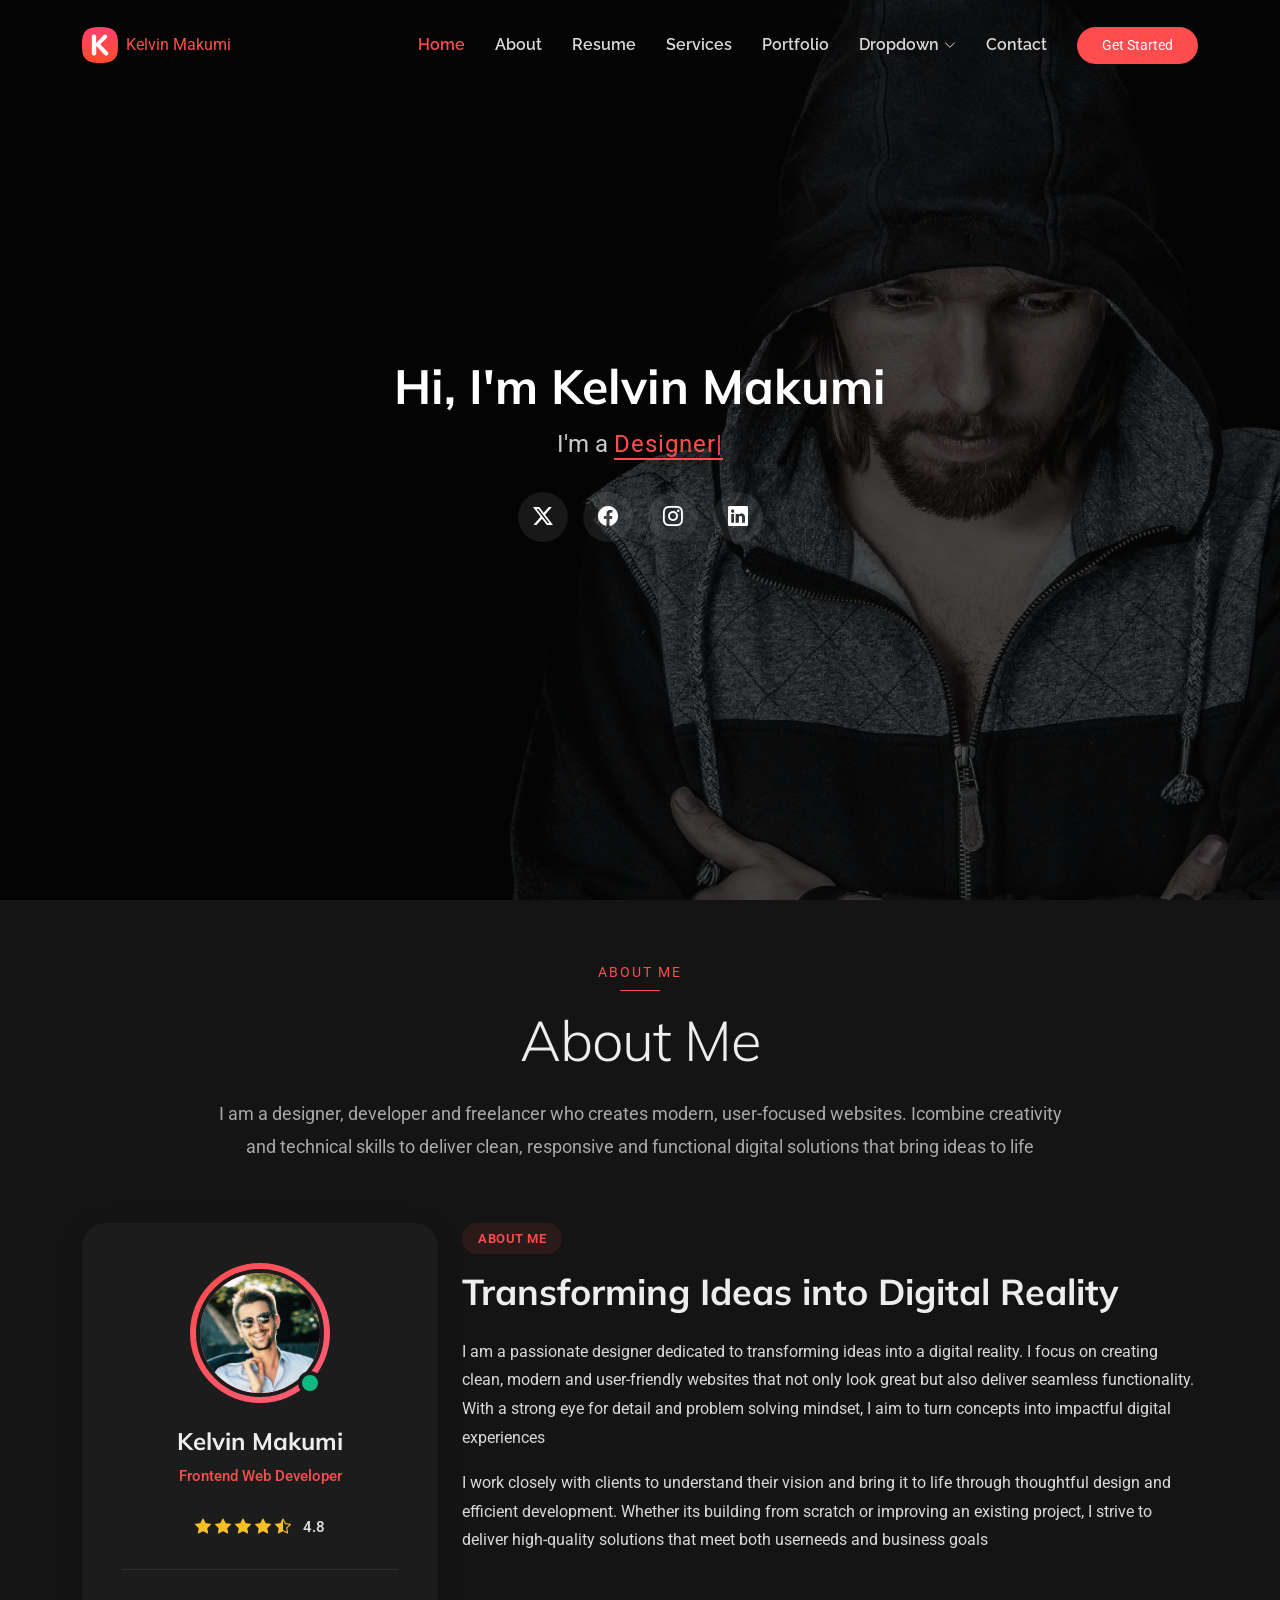
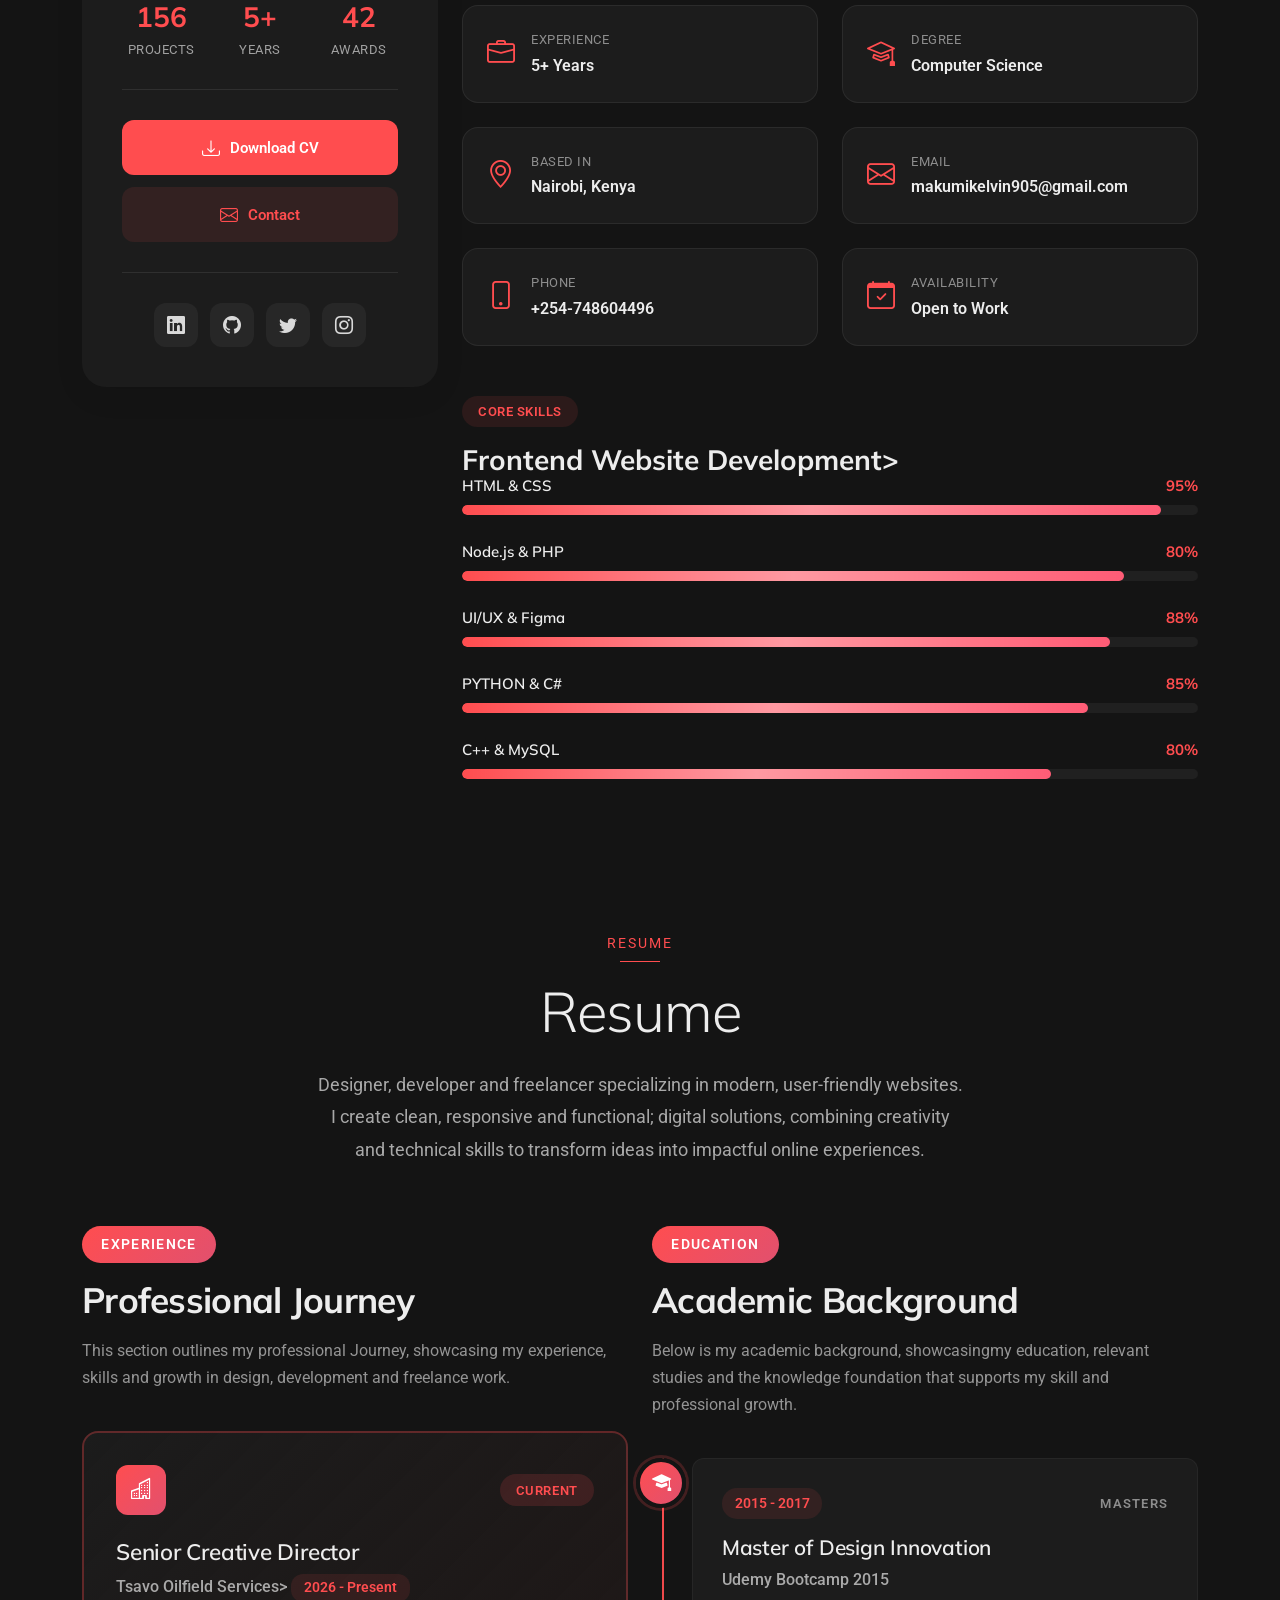
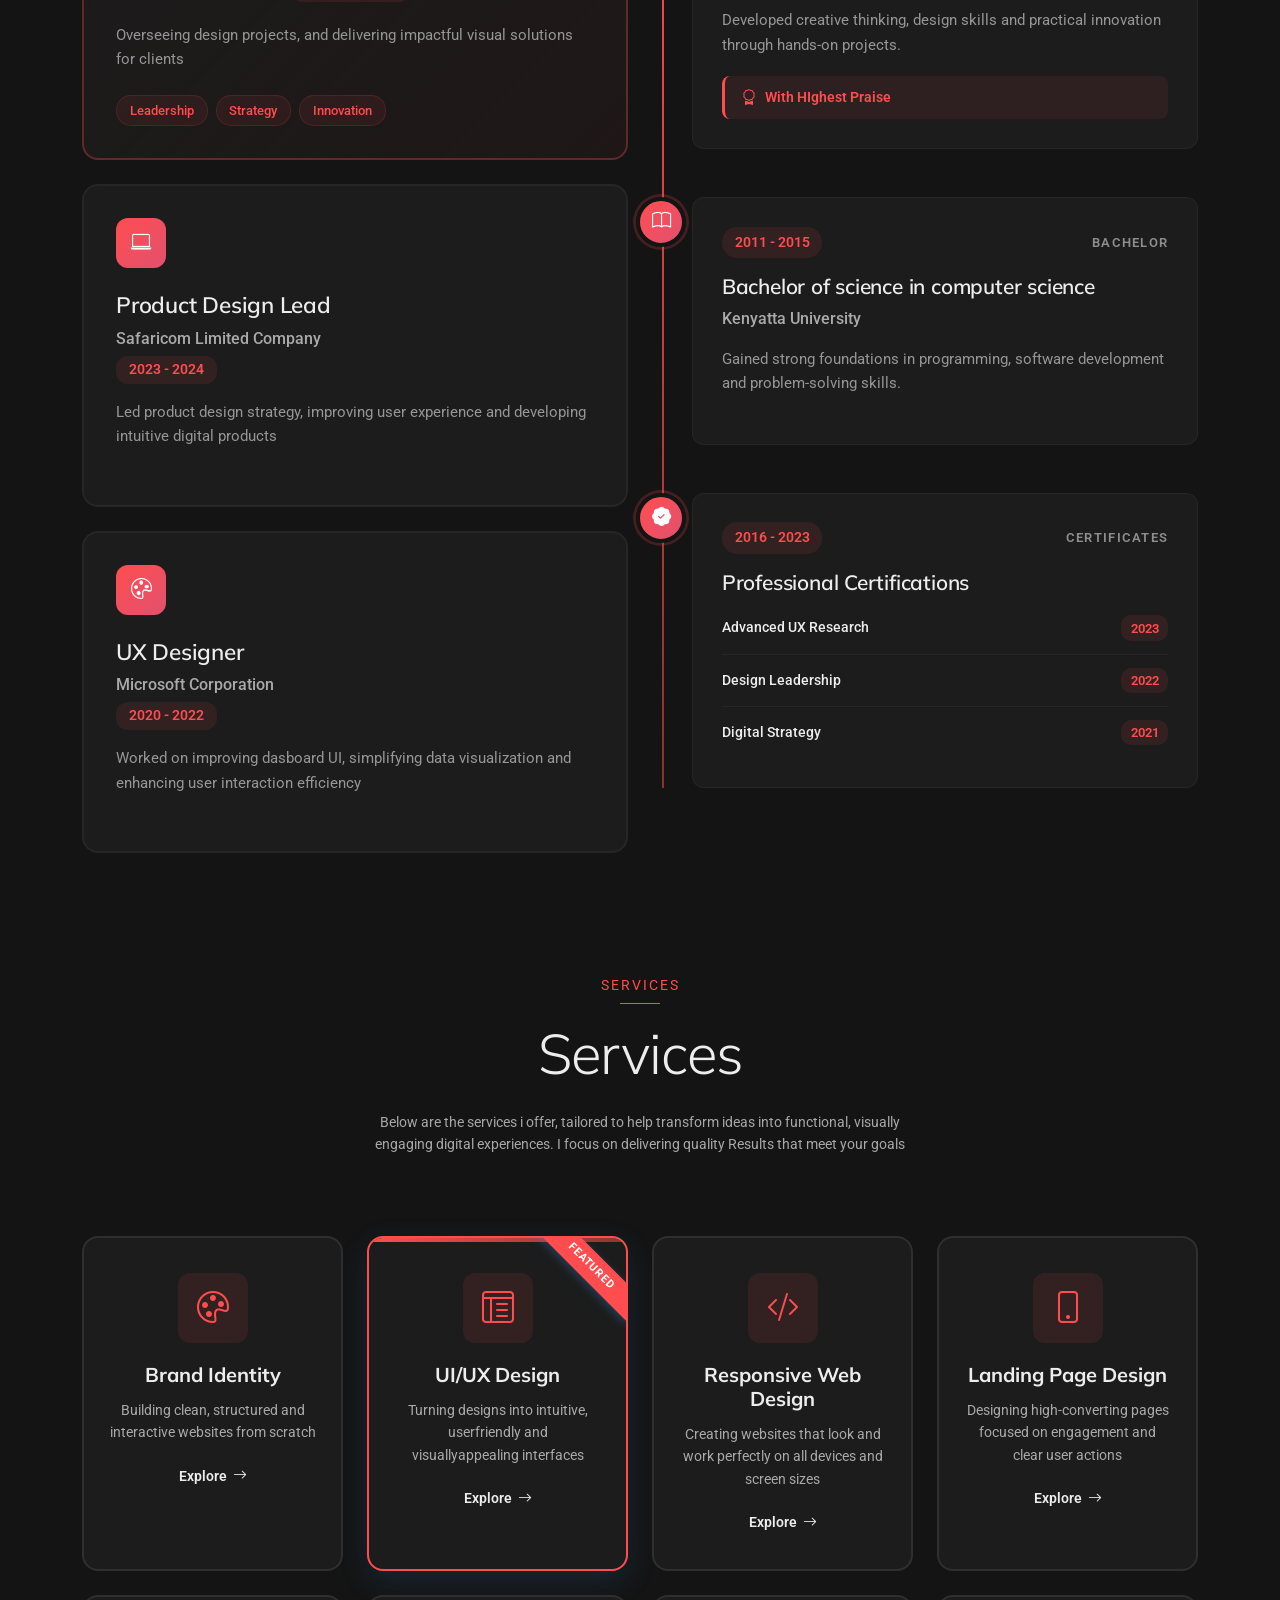
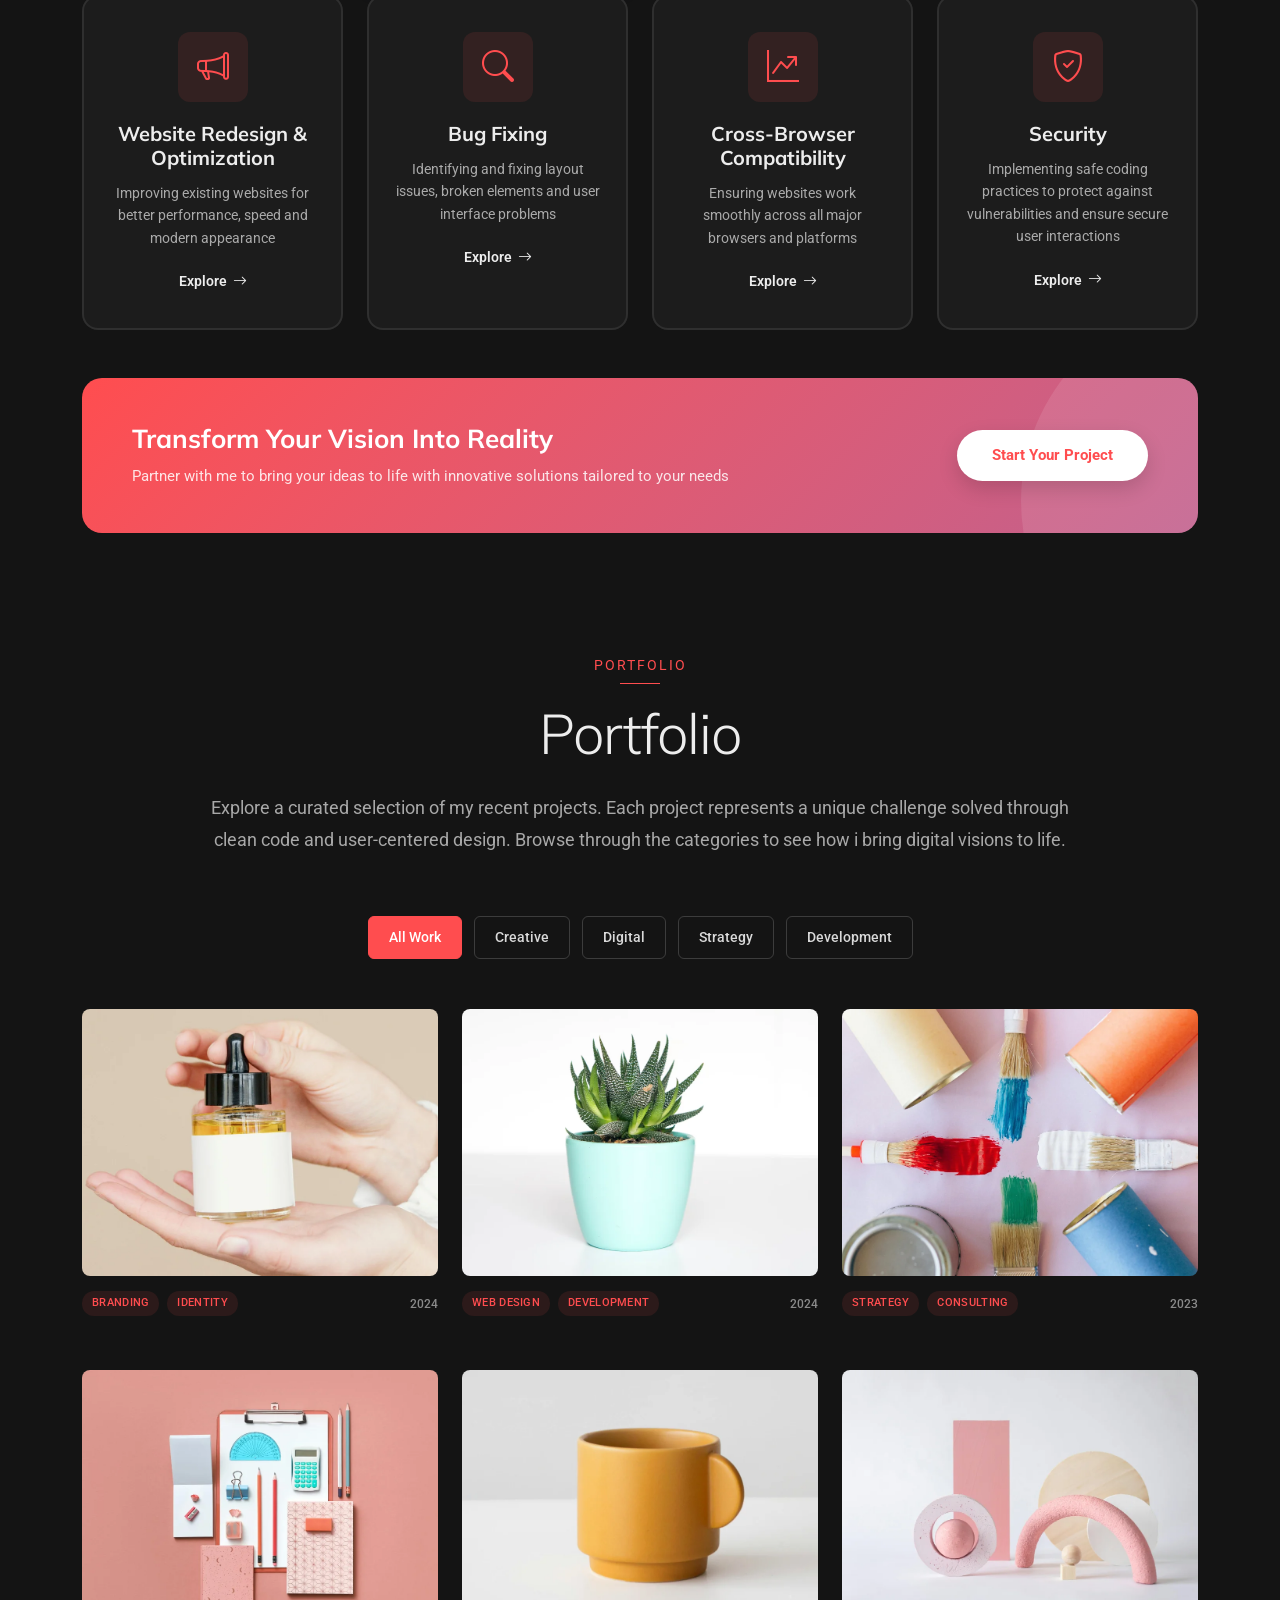
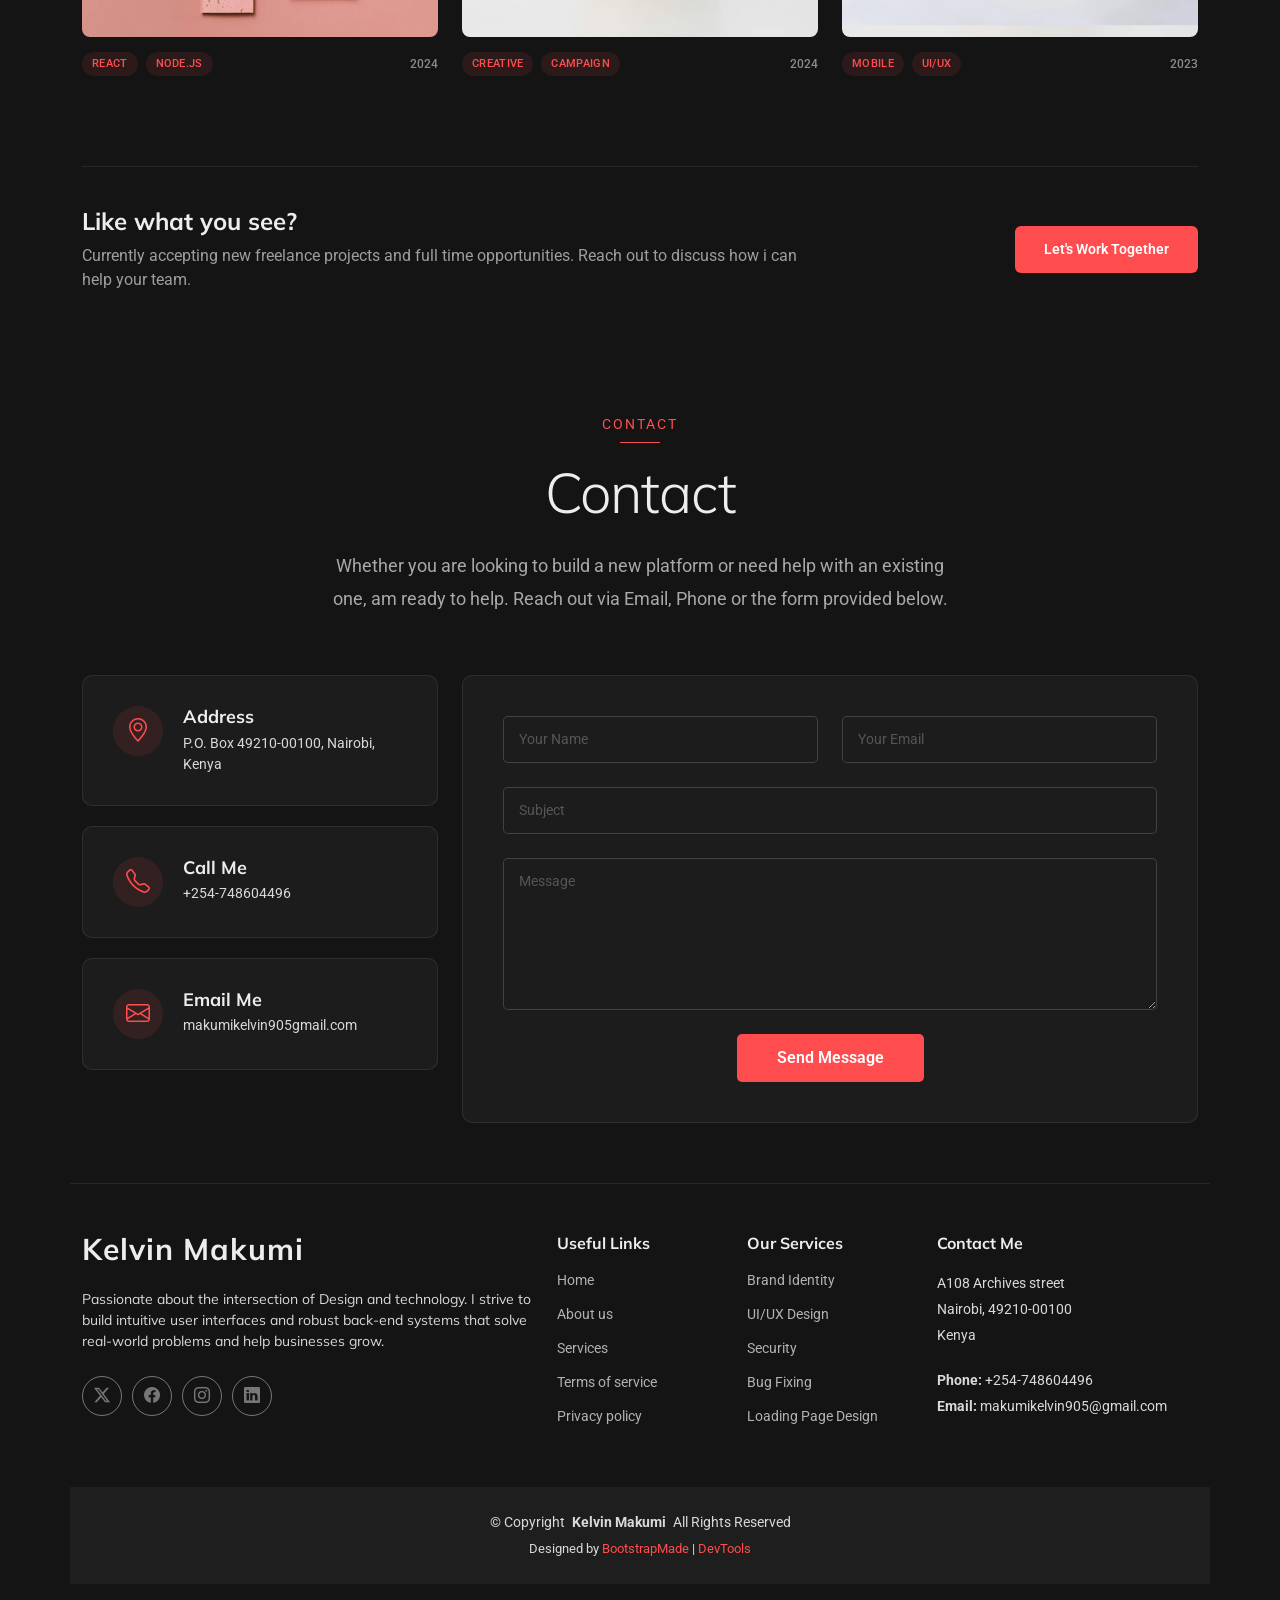
<file: index.html>
<!DOCTYPE html>
<html lang="en">

<head>
  <meta charset="utf-8">
  <meta content="width=device-width, initial-scale=1.0" name="viewport">
  <title>KELVIN MAKUMI | Web Developer & ICT Solutions</title>
  <meta name="description" content="">
  <meta name="keywords" content="">

  <!-- Favicons -->
  <link href="assets/img/kelvin1.png" rel="icon">
  <link href="assets/img/kelvin2.png" rel="apple-touch-icon">

  <!-- Fonts -->
  <link href="https://fonts.googleapis.com" rel="preconnect">
  <link href="https://fonts.gstatic.com" rel="preconnect" crossorigin>
  <link href="https://fonts.googleapis.com/css2?family=Roboto:ital,wght@0,100;0,300;0,400;0,500;0,700;0,900;1,100;1,300;1,400;1,500;1,700;1,900&family=Raleway:ital,wght@0,100;0,200;0,300;0,400;0,500;0,600;0,700;0,800;0,900;1,100;1,200;1,300;1,400;1,500;1,600;1,700;1,800;1,900&family=Mulish:ital,wght@0,200;0,300;0,400;0,500;0,600;0,700;0,800;0,900;1,200;1,300;1,400;1,500;1,600;1,700;1,800;1,900&display=swap" rel="stylesheet">

  <!-- Vendor CSS Files -->
  <link href="assets/vendor/bootstrap/css/bootstrap.min.css" rel="stylesheet">
  <link href="assets/vendor/bootstrap-icons/bootstrap-icons.css" rel="stylesheet">
  <link href="assets/vendor/aos/aos.css" rel="stylesheet"\
  <link href="assets/vendor/glightbox/css/glightbox.min.css" rel="stylesheet">
  <link href="assets/vendor/swiper/swiper-bundle.min.css" rel="stylesheet">

  <!-- Main CSS File -->
  <link href="assets/css/main.css" rel="stylesheet">

  <!-- =======================================================
  * Template Name: Kelvin Makumi
  * Template URL: https://bootstrapmade.com/Kelvin Makumi-bootstrap-portfolio-template/
  * Updated: Oct 04 2025 with Bootstrap v5.3.8
  * Author: BootstrapMade.com
  * License: https://bootstrapmade.com/license/
  ======================================================== -->
</head>

<body class="index-page">

  <header id="header" class="header d-flex align-items-center fixed-top">
    <div class="container-fluid container-xl position-relative d-flex align-items-center">

      <a href="index.html" class="logo d-flex align-items-center me-auto">
        <!-- Uncomment the line below if you also wish to use an image logo -->
        <img src="assets/img/kelvin2.png" alt=""
        <h1 class="sitename">Kelvin Makumi</h1>
      </a>

      <nav id="navmenu" class="navmenu">
        <ul>
          <li><a href="#hero" class="active">Home</a></li>
          <li><a href="#about">About</a></li>
          <li><a href="#resume">Resume</a></li>
          <li><a href="#services">Services</a></li>
          <li><a href="#portfolio">Portfolio</a></li>
          <li class="dropdown"><a href="#"><span>Dropdown</span> <i class="bi bi-chevron-down toggle-dropdown"></i></a>
            <ul>
              <li><a href="#">Dropdown 1</a></li>
              <li class="dropdown"><a href="#"><span>Deep Dropdown</span> <i class="bi bi-chevron-down toggle-dropdown"></i></a>
                <ul>
                  <li><a href="#">Deep Dropdown 1</a></li>
                  <li><a href="#">Deep Dropdown 2</a></li>
                  <li><a href="#">Deep Dropdown 3</a></li>
                  <li><a href="#">Deep Dropdown 4</a></li>
                  <li><a href="#">Deep Dropdown 5</a></li>
                </ul>
              </li>
              <li><a href="#">Dropdown 2</a></li>
              <li><a href="#">Dropdown 3</a></li>
              <li><a href="#">Dropdown 4</a></li>
            </ul>
          </li>
          <li><a href="#contact">Contact</a></li>
        </ul>
        <i class="mobile-nav-toggle d-xl-none bi bi-list"></i>
      </nav>

      <a class="btn-getstarted" href="#about">Get Started</a>

    </div>
  </header>

  <main class="main">

    <!-- Hero Section -->
    <section id="hero" class="hero section dark-background">

      <img src="assets/img/profile/profile-bg-5.webp" alt="" data-aos="fade-in">

      <div class="container" data-aos="fade-up" data-aos-delay="100">
        <div class="row justify-content-center">
          <div class="col-lg-8 text-center">
            <h2>Hi, I'm Kelvin Makumi</h2>
            <p>I'm a <span class="typed" data-typed-items="Designer, Developer, Freelancer"></span><span class="typed-cursor" aria-hidden="true"></span></p>
            <div class="social-links">
              <a href="https://www.flaticon.com" target="blank"><i class="bi bi-twitter-x"></i></a>
              <a href="#"><i class="bi bi-facebook"></i></a>
              <a href="#"><i class="bi bi-instagram"></i></a>
              <a href="#"><i class="bi bi-linkedin"></i></a>
            </div>
          </div>
        </div>
      </div>

    </section><!-- /Hero Section -->

    <!-- About Section -->
    <section id="about" class="about section">

      <!-- Section Title -->
      <div class="container section-title" data-aos="fade-up">
        <span class="subtitle">About Me</span>
        <h2>About Me</h2>
        <p>I am a designer, developer and freelancer who creates modern, user-focused websites. Icombine creativity and technical skills to deliver clean, responsive and functional digital solutions that bring ideas to life</p>
      </div><!-- End Section Title -->

      <div class="container" data-aos="fade-up" data-aos-delay="100">

        <div class="row gy-5">
          <div class="col-lg-4" data-aos="zoom-in" data-aos-delay="150">
            <div class="profile-card">
              <div class="profile-header">
                <div class="profile-avatar">
                  <img src="assets/img/profile/profile-square-3.webp" class="img-fluid" alt="">
                  <div class="status-indicator"></div>
                </div>
                <h3>Kelvin Makumi</h3>
                <span class="role">Frontend Web Developer</span>
                <div class="rating">
                  <i class="bi bi-star-fill"></i>
                  <i class="bi bi-star-fill"></i>
                  <i class="bi bi-star-fill"></i>
                  <i class="bi bi-star-fill"></i>
                  <i class="bi bi-star-half"></i>
                  <span>4.8</span>
                </div>
              </div>

              <div class="profile-stats">
                <div class="stat-item">
                  <h4>156</h4>
                  <p>Projects</p>
                </div>
                <div class="stat-item">
                  <h4>5+</h4>
                  <p>Years</p>
                </div>
                <div class="stat-item">
                  <h4>42</h4>
                  <p>Awards</p>
                </div>
              </div>

              <div class="profile-actions">
                <a href="#" class="btn-primary"><i class="bi bi-download"></i> Download CV</a>
                <a href="#contact" class="btn-secondary"><i class="bi bi-envelope"></i> Contact</a>
              </div>

              <div class="social-connect">
                <a href="#"><i class="bi bi-linkedin"></i></a>
                <a href="#"><i class="bi bi-github"></i></a>
                <a href="#"><i class="bi bi-twitter"></i></a>
                <a href="#"><i class="bi bi-instagram"></i></a>
              </div>
            </div>
          </div>

          <div class="col-lg-8" data-aos="fade-left" data-aos-delay="200">
            <div class="content-wrapper">
              <div class="bio-section">
                <div class="section-tag">About Me</div>
                <h2>Transforming Ideas into Digital Reality</h2>
                <p>I am a passionate designer dedicated to transforming ideas into a digital reality. I focus on creating clean, modern and user-friendly websites that 
                  not only look great but also deliver seamless functionality. With a strong eye for detail and 
                  problem solving mindset, I aim to turn concepts into impactful digital experiences
                </p>
                <p>I work closely with clients to understand their vision and bring it to life through
                   thoughtful design and efficient development. Whether its building from scratch or improving
                    an existing project, I strive to deliver high-quality solutions that meet both userneeds and business goals</p>
              </div>

              <div class="details-grid">
                <div class="detail-item" data-aos="fade-up" data-aos-delay="250">
                  <i class="bi bi-briefcase"></i>
                  <div class="detail-content">
                    <span>Experience</span>
                    <strong>5+ Years</strong>
                  </div>
                </div>

                <div class="detail-item" data-aos="fade-up" data-aos-delay="300">
                  <i class="bi bi-mortarboard"></i>
                  <div class="detail-content">
                    <span>Degree</span>
                    <strong>Computer Science</strong>
                  </div>
                </div>

                <div class="detail-item" data-aos="fade-up" data-aos-delay="350">
                  <i class="bi bi-geo-alt"></i>
                  <div class="detail-content">
                    <span>Based In</span>
                    <strong>Nairobi, Kenya</strong>
                  </div>
                </div>

                <div class="detail-item" data-aos="fade-up" data-aos-delay="100">
                  <i class="bi bi-envelope"></i>
                  <div class="detail-content">
                    <span>Email</span>
                    <strong>makumikelvin905@gmail.com</strong>
                  </div>
                </div>

                <div class="detail-item" data-aos="fade-up" data-aos-delay="150">
                  <i class="bi bi-phone"></i>
                  <div class="detail-content">
                    <span>Phone</span>
                    <strong>+254-748604496</strong>
                  </div>
                </div>

                <div class="detail-item" data-aos="fade-up" data-aos-delay="200">
                  <i class="bi bi-calendar-check"></i>
                  <div class="detail-content">
                    <span>Availability</span>
                    <strong>Open to Work</strong>
                  </div>
                </div>
              </div>

              <div class="skills-showcase" data-aos="fade-up" data-aos-delay="250">
                <div class="section-tag">Core Skills</div>
                <h3>Frontend Website Development>

                <div class="skills-list skills-animation">
                  <div class="skill-item">
                    <div class="skill-info">
                      <span class="skill-name">HTML &amp; CSS</span>
                      <span class="skill-percent">95%</span>
                    </div>
                    <div class="progress">
                      <div class="progress-bar" role="progressbar" aria-valuenow="95" aria-valuemin="0" aria-valuemax="100"></div>
                    </div>
                  </div>

                  <div class="skill-item">
                    <div class="skill-info">
                      <span class="skill-name">Node.js &amp; PHP</span>
                      <span class="skill-percent">80%</span>
                    </div>
                    <div class="progress">
                      <div class="progress-bar" role="progressbar" aria-valuenow="90" aria-valuemin="0" aria-valuemax="100"></div>
                    </div>
                  </div>

                  <div class="skill-item">
                    <div class="skill-info">
                      <span class="skill-name">UI/UX &amp; Figma</span>
                      <span class="skill-percent">88%</span>
                    </div>
                    <div class="progress">
                      <div class="progress-bar" role="progressbar" aria-valuenow="88" aria-valuemin="0" aria-valuemax="100"></div>
                    </div>
                  </div>

                  <div class="skill-item">
                    <div class="skill-info">
                      <span class="skill-name">PYTHON &amp; C#</span>
                      <span class="skill-percent">85%</span>
                    </div>
                    <div class="progress">
                      <div class="progress-bar" role="progressbar" aria-valuenow="85" aria-valuemin="0" aria-valuemax="100"></div>
                    </div>
                  </div>

                  <div class="skill-item">
                    <div class="skill-info">
                      <span class="skill-name">C++ &amp; MySQL</span>
                      <span class="skill-percent">80%</span>
                    </div>
                    <div class="progress">
                      <div class="progress-bar" role="progressbar" aria-valuenow="80" aria-valuemin="0" aria-valuemax="100"></div>
                    </div>
                  </div>
                </div>
              </div>
            </div>
          </div>
        </div>

      </div>

    </section><!-- /About Section -->

    <!-- Resume Section -->
    <section id="resume" class="resume section">

      <!-- Section Title -->
      <div class="container section-title" data-aos="fade-up">
        <span class="subtitle">Resume</span>
        <h2>Resume</h2>
        <p>Designer, developer and freelancer specializing in modern, user-friendly websites. I create clean, responsive and functional; digital solutions,
           combining creativity and technical skills to transform ideas into impactful online experiences.
        </p>
      </div><!-- End Section Title -->

      <div class="container" data-aos="fade-up" data-aos-delay="100">

        <div class="row gy-5">
          <div class="col-lg-6">
            <div class="experience-section">
              <div class="section-header" data-aos="fade-right" data-aos-delay="200">
                <div class="header-content">
                  <span class="section-badge">Experience</span>
                  <h2>Professional Journey</h2>
                  <p>This section outlines my professional Journey, showcasing my experience, skills and growth in design, development and freelance work.</p>
                </div>
              </div>

              <div class="experience-cards">
                <div class="exp-card featured" data-aos="zoom-in" data-aos-delay="300">
                  <div class="card-header">
                    <div class="company-logo">
                      <i class="bi bi-buildings"></i>
                    </div>
                    <div class="period-badge">Current</div>
                  </div>
                  <div class="card-body">
                    <h3>Senior Creative Director</h3>
                    <p class="company-name">Tsavo Oilfield Services>
                    <span class="duration">2026 - Present</span>
                    <p class="description">Overseeing design projects, and delivering impactful visual solutions for clients</p>
                    <div class="skills-tags">
                      <span class="skill-tag">Leadership</span>
                      <span class="skill-tag">Strategy</span>
                      <span class="skill-tag">Innovation</span>
                    </div>
                  </div>
                </div>

                <div class="exp-card" data-aos="zoom-in" data-aos-delay="350">
                  <div class="card-header">
                    <div class="company-logo">
                      <i class="bi bi-laptop"></i>
                    </div>
                  </div>
                  <div class="card-body">
                    <h3>Product Design Lead</h3>
                    <p class="company-name">Safaricom Limited Company</p>
                    <span class="duration">2023 - 2024</span>
                    <p class="description">Led product design strategy, improving user experience and developing intuitive digital products</p>
                  </div>
                </div>

                <div class="exp-card" data-aos="zoom-in" data-aos-delay="400">
                  <div class="card-header">
                    <div class="company-logo">
                      <i class="bi bi-palette"></i>
                    </div>
                  </div>
                  <div class="card-body">
                    <h3>UX Designer</h3>
                    <p class="company-name">Microsoft Corporation</p>
                    <span class="duration">2020 - 2022</span>
                    <p class="description">Worked on improving dasboard UI, simplifying data visualization and enhancing user interaction efficiency</p>
                  </div>
                </div>
              </div>
            </div>
          </div>

          <div class="col-lg-6">
            <div class="education-section">
              <div class="section-header" data-aos="fade-left" data-aos-delay="200">
                <div class="header-content">
                  <span class="section-badge">Education</span>
                  <h2>Academic Background</h2>
                  <p>Below is my academic background, showcasingmy education, relevant studies and the knowledge foundation that supports my skill and professional growth. <p>
                </div>
              </div>

              <div class="education-timeline" data-aos="fade-left" data-aos-delay="300">
                <div class="timeline-track">
                  <div class="timeline-item">
                    <div class="timeline-marker">
                      <i class="bi bi-mortarboard-fill"></i>
                    </div>
                    <div class="timeline-content">
                      <div class="education-meta">
                        <span class="year-range">2015 - 2017</span>
                        <span class="degree-level">Masters</span>
                      </div>
                      <h4>Master of Design Innovation</h4>
                      <p class="institution">Udemy Bootcamp 2015</p>
                      <p class="description">Developed creative thinking, design skills and practical innovation through hands-on projects.</p>
                      <div class="achievement">
                        <i class="bi bi-award"></i>
                        <span>With HIghest Praise</span>
                      </div>
                    </div>
                  </div>

                  <div class="timeline-item">
                    <div class="timeline-marker">
                      <i class="bi bi-book"></i>
                    </div>
                    <div class="timeline-content">
                      <div class="education-meta">
                        <span class="year-range">2011 - 2015</span>
                        <span class="degree-level">Bachelor</span>
                      </div>
                      <h4>Bachelor of science in computer science</h4>
                      <p class="institution">Kenyatta University</p>
                      <p class="description">Gained strong foundations in programming, software development and problem-solving skills.</p>
                    </div>
                  </div>

                  <div class="timeline-item">
                    <div class="timeline-marker">
                      <i class="bi bi-patch-check-fill"></i>
                    </div>
                    <div class="timeline-content">
                      <div class="education-meta">
                        <span class="year-range">2016 - 2023</span>
                        <span class="degree-level">Certificates</span>
                      </div>
                      <h4>Professional Certifications</h4>
                      <div class="certifications-list">
                        <div class="cert-item">
                          <span class="cert-name">Advanced UX Research</span>
                          <span class="cert-year">2023</span>
                        </div>
                        <div class="cert-item">
                          <span class="cert-name">Design Leadership</span>
                          <span class="cert-year">2022</span>
                        </div>
                        <div class="cert-item">
                          <span class="cert-name">Digital Strategy</span>
                          <span class="cert-year">2021</span>
                        </div>
                      </div>
                    </div>
                  </div>
                </div>
              </div>
            </div>
          </div>
        </div>

      </div>

    </section><!-- /Resume Section -->

    <!-- Services Section -->
    <section id="services" class="services section">

      <!-- Section Title -->
      <div class="container section-title" data-aos="fade-up">
        <span class="subtitle">Services</span>
        <h2>Services</h2>
        <p>Below are the services i offer, tailored to help transform ideas into functional, visually engaging digital experiences. I focus on delivering quality Results
          that meet your goals
        </p>
      </div><!-- End Section Title -->

      <div class="container" data-aos="fade-up" data-aos-delay="100">

        <div class="row gy-4">
          <div class="col-lg-3 col-md-6" data-aos="zoom-in" data-aos-delay="100">
            <div class="service-item">
              <div class="icon-wrapper">
                <i class="bi bi-palette"></i>
              </div>
              <h4>Brand Identity</h4>
              <p>Building clean, structured and interactive websites from scratch</p>
              <a href="service-details.html" class="read-more">
                <span>Explore</span>
                <i class="bi bi-arrow-right"></i>
              </a>
            </div>
          </div>

          <div class="col-lg-3 col-md-6" data-aos="zoom-in" data-aos-delay="200">
            <div class="service-item featured">
              <div class="featured-tag">Featured</div>
              <div class="icon-wrapper">
                <i class="bi bi-layout-text-window-reverse"></i>
              </div>
              <h4>UI/UX Design</h4>
              <p>Turning designs into intuitive, userfriendly and visuallyappealing interfaces</p>
              <a href="service-details.html" class="read-more">
                <span>Explore</span>
                <i class="bi bi-arrow-right"></i>
              </a>
            </div>
          </div>

          <div class="col-lg-3 col-md-6" data-aos="zoom-in" data-aos-delay="300">
            <div class="service-item">
              <div class="icon-wrapper">
                <i class="bi bi-code-slash"></i>
              </div>
              <h4>Responsive Web Design</h4>
              <p>Creating websites that look and work perfectly on all devices and screen sizes</p>
              <a href="service-details.html" class="read-more">
                <span>Explore</span>
                <i class="bi bi-arrow-right"></i>
              </a>
            </div>
          </div>

          <div class="col-lg-3 col-md-6" data-aos="zoom-in" data-aos-delay="400">
            <div class="service-item">
              <div class="icon-wrapper">
                <i class="bi bi-phone"></i>
              </div>
              <h4>Landing Page Design</h4>
              <p>Designing high-converting pages focused on engagement and clear user actions</p>
              <a href="service-details.html" class="read-more">
                <span>Explore</span>
                <i class="bi bi-arrow-right"></i>
              </a>
            </div>
          </div>

          <div class="col-lg-3 col-md-6" data-aos="zoom-in" data-aos-delay="100">
            <div class="service-item">
              <div class="icon-wrapper">
                <i class="bi bi-megaphone"></i>
              </div>
              <h4>Website Redesign & Optimization</h4>
              <p>Improving existing websites for better performance, speed and modern appearance</p>
              <a href="service-details.html" class="read-more">
                <span>Explore</span>
                <i class="bi bi-arrow-right"></i>
              </a>
            </div>
          </div>

          <div class="col-lg-3 col-md-6" data-aos="zoom-in" data-aos-delay="200">
            <div class="service-item">
              <div class="icon-wrapper">
                <i class="bi bi-search"></i>
              </div>
              <h4>Bug Fixing</h4>
              <p>Identifying and fixing layout issues, broken elements and user interface problems</p>
              <a href="service-details.html" class="read-more">
                <span>Explore</span>
                <i class="bi bi-arrow-right"></i>
              </a>
            </div>
          </div>

          <div class="col-lg-3 col-md-6" data-aos="zoom-in" data-aos-delay="300">
            <div class="service-item">
              <div class="icon-wrapper">
                <i class="bi bi-graph-up-arrow"></i>
              </div>
              <h4>Cross-Browser Compatibility</h4>
              <p>Ensuring websites work smoothly across all major browsers and platforms</p>
              <a href="service-details.html" class="read-more">
                <span>Explore</span>
                <i class="bi bi-arrow-right"></i>
              </a>
            </div>
          </div>

          <div class="col-lg-3 col-md-6" data-aos="zoom-in" data-aos-delay="400">
            <div class="service-item">
              <div class="icon-wrapper">
                <i class="bi bi-shield-check"></i>
              </div>
              <h4>Security</h4>
              <p>Implementing safe coding practices to protect against vulnerabilities and ensure secure user interactions</p>
              <a href="service-details.html" class="read-more">
                <span>Explore</span>
                <i class="bi bi-arrow-right"></i>
              </a>
            </div>
          </div>

        </div>

        <div class="row mt-5">
          <div class="col-12" data-aos="fade-up" data-aos-delay="200">
            <div class="cta-box">
              <div class="row align-items-center">
                <div class="col-lg-8">
                  <h3>Transform Your Vision Into Reality</h3>
                  <p>Partner with me to bring your ideas to life with innovative solutions tailored to your needs</p>
                </div>
                <div class="col-lg-4 text-lg-end text-center">
                  <a href="service-details.html" class="cta-btn">Start Your Project</a>
                </div>
              </div>
            </div>
          </div>
        </div>

      </div>

    </section><!-- /Services Section -->

    <!-- Portfolio Section -->
    <section id="portfolio" class="portfolio section">

      <!-- Section Title -->
      <div class="container section-title" data-aos="fade-up">
        <span class="subtitle">Portfolio</span>
        <h2>Portfolio</h2>
        <p>Explore a curated selection of my recent projects. Each project represents a unique challenge solved through clean code and user-centered design. Browse through the categories 
          to see how i bring digital visions to life.
        </p>
      </div><!-- End Section Title -->

      <div class="container" data-aos="fade-up" data-aos-delay="100">

        <div class="isotope-layout" data-default-filter="*" data-layout="masonry" data-sort="original-order">
          <ul class="portfolio-filters isotope-filters" data-aos="fade-up" data-aos-delay="200">
            <li data-filter="*" class="filter-active">All Work</li>
            <li data-filter=".filter-creative">Creative</li>
            <li data-filter=".filter-digital">Digital</li>
            <li data-filter=".filter-strategy">Strategy</li>
            <li data-filter=".filter-development">Development</li>
          </ul>

          <div class="row gy-4 isotope-container" data-aos="fade-up" data-aos-delay="300">
            <div class="col-lg-4 col-md-6 portfolio-item isotope-item filter-creative">
              <div class="portfolio-card">
                <div class="portfolio-image-container">
                  <img src="assets/img/portfolio/portfolio-1.webp" alt="Creative Project" class="img-fluid" loading="lazy">
                  <div class="portfolio-overlay">
                    <div class="portfolio-info">
                      <span class="project-category">Creative Design</span>
                      <h4>Visual Identity System</h4>
                    </div>
                    <div class="portfolio-actions">
                      <a href="assets/img/portfolio/portfolio-1.webp" class="glightbox portfolio-link">
                        <i class="bi bi-plus-lg"></i>
                      </a>
                      <a href="#" class="portfolio-details">
                        <i class="bi bi-arrow-right"></i>
                      </a>
                    </div>
                  </div>
                </div>
                <div class="portfolio-meta">
                  <div class="project-tags">
                    <span class="tag">Branding</span>
                    <span class="tag">Identity</span>
                  </div>
                  <div class="project-year">2024</div>
                </div>
              </div>
            </div>

            <div class="col-lg-4 col-md-6 portfolio-item isotope-item filter-digital">
              <div class="portfolio-card">
                <div class="portfolio-image-container">
                  <img src="assets/img/portfolio/portfolio-2.webp" alt="Digital Project" class="img-fluid" loading="lazy">
                  <div class="portfolio-overlay">
                    <div class="portfolio-info">
                      <span class="project-category">Digital Experience</span>
                      <h4>Interactive Web Platform</h4>
                    </div>
                    <div class="portfolio-actions">
                      <a href="assets/img/portfolio/portfolio-2.webp" class="glightbox portfolio-link">
                        <i class="bi bi-plus-lg"></i>
                      </a>
                      <a href="#" class="portfolio-details">
                        <i class="bi bi-arrow-right"></i>
                      </a>
                    </div>
                  </div>
                </div>
                <div class="portfolio-meta">
                  <div class="project-tags">
                    <span class="tag">Web Design</span>
                    <span class="tag">Development</span>
                  </div>
                  <div class="project-year">2024</div>
                </div>
              </div>
            </div>

            <div class="col-lg-4 col-md-6 portfolio-item isotope-item filter-strategy">
              <div class="portfolio-card">
                <div class="portfolio-image-container">
                  <img src="assets/img/portfolio/portfolio-3.webp" alt="Strategy Project" class="img-fluid" loading="lazy">
                  <div class="portfolio-overlay">
                    <div class="portfolio-info">
                      <span class="project-category">Brand Strategy</span>
                      <h4>Market Positioning</h4>
                    </div>
                    <div class="portfolio-actions">
                      <a href="assets/img/portfolio/portfolio-3.webp" class="glightbox portfolio-link">
                        <i class="bi bi-plus-lg"></i>
                      </a>
                      <a href="#" class="portfolio-details">
                        <i class="bi bi-arrow-right"></i>
                      </a>
                    </div>
                  </div>
                </div>
                <div class="portfolio-meta">
                  <div class="project-tags">
                    <span class="tag">Strategy</span>
                    <span class="tag">Consulting</span>
                  </div>
                  <div class="project-year">2023</div>
                </div>
              </div>
            </div>

            <div class="col-lg-4 col-md-6 portfolio-item isotope-item filter-development">
              <div class="portfolio-card">
                <div class="portfolio-image-container">
                  <img src="assets/img/portfolio/portfolio-4.webp" alt="Development Project" class="img-fluid" loading="lazy">
                  <div class="portfolio-overlay">
                    <div class="portfolio-info">
                      <span class="project-category">Full Stack</span>
                      <h4>Custom Application</h4>
                    </div>
                    <div class="portfolio-actions">
                      <a href="assets/img/portfolio/portfolio-4.webp" class="glightbox portfolio-link">
                        <i class="bi bi-plus-lg"></i>
                      </a>
                      <a href="#" class="portfolio-details">
                        <i class="bi bi-arrow-right"></i>
                      </a>
                    </div>
                  </div>
                </div>
                <div class="portfolio-meta">
                  <div class="project-tags">
                    <span class="tag">React</span>
                    <span class="tag">Node.js</span>
                  </div>
                  <div class="project-year">2024</div>
                </div>
              </div>
            </div>

            <div class="col-lg-4 col-md-6 portfolio-item isotope-item filter-creative">
              <div class="portfolio-card">
                <div class="portfolio-image-container">
                  <img src="assets/img/portfolio/portfolio-5.webp" alt="Creative Project" class="img-fluid" loading="lazy">
                  <div class="portfolio-overlay">
                    <div class="portfolio-info">
                      <span class="project-category">Art Direction</span>
                      <h4>Campaign Design</h4>
                    </div>
                    <div class="portfolio-actions">
                      <a href="assets/img/portfolio/portfolio-5.webp" class="glightbox portfolio-link">
                        <i class="bi bi-plus-lg"></i>
                      </a>
                      <a href="#" class="portfolio-details">
                        <i class="bi bi-arrow-right"></i>
                      </a>
                    </div>
                  </div>
                </div>
                <div class="portfolio-meta">
                  <div class="project-tags">
                    <span class="tag">Creative</span>
                    <span class="tag">Campaign</span>
                  </div>
                  <div class="project-year">2024</div>
                </div>
              </div>
            </div>

            <div class="col-lg-4 col-md-6 portfolio-item isotope-item filter-digital">
              <div class="portfolio-card">
                <div class="portfolio-image-container">
                  <img src="assets/img/portfolio/portfolio-6.webp" alt="Digital Project" class="img-fluid" loading="lazy">
                  <div class="portfolio-overlay">
                    <div class="portfolio-info">
                      <span class="project-category">Digital Product</span>
                      <h4>Mobile Experience</h4>
                    </div>
                    <div class="portfolio-actions">
                      <a href="assets/img/portfolio/portfolio-6.webp" class="glightbox portfolio-link">
                        <i class="bi bi-plus-lg"></i>
                      </a>
                      <a href="#" class="portfolio-details">
                        <i class="bi bi-arrow-right"></i>
                      </a>
                    </div>
                  </div>
                </div>
                <div class="portfolio-meta">
                  <div class="project-tags">
                    <span class="tag">Mobile</span>
                    <span class="tag">UI/UX</span>
                  </div>
                  <div class="project-year">2023</div>
                </div>
              </div>
            </div>
          </div>

        </div>

        <div class="portfolio-bottom" data-aos="fade-up" data-aos-delay="400">
          <div class="row align-items-center">
            <div class="col-lg-8">
              <h3>Like what you see?</h3>
              <p>Currently accepting new freelance projects and full time opportunities. Reach out to discuss how i can help your team.</p>
            </div>
            <div class="col-lg-4 text-lg-end">
              <a href="#contact" class="btn btn-accent">Let's Work Together</a>
            </div>
          </div>
        </div>

      </div>

    </section><!-- /Portfolio Section -->

    <!-- Contact Section -->
    <section id="contact" class="contact section">

      <!-- Section Title -->
      <div class="container section-title" data-aos="fade-up">
        <span class="subtitle">Contact</span>
        <h2>Contact</h2>
        <p>Whether you are looking to build a new platform or need help with an existing one, am ready to help. Reach out via Email, Phone or the form provided below.</p>
      </div><!-- End Section Title -->

      <div class="container">

        <div class="row gy-4">

          <div class="col-lg-4">
            <div class="info-item">
              <div class="icon-wrapper">
                <i class="bi bi-geo-alt"></i>
              </div>
              <div>
                <h3>Address</h3>
                <p>P.O. Box 49210-00100, Nairobi, Kenya</p>
              </div>
            </div>

            <div class="info-item">
              <div class="icon-wrapper">
                <i class="bi bi-telephone"></i>
              </div>
              <div>
                <h3>Call Me</h3>
                <p>+254-748604496</p>
              </div>
            </div>

            <div class="info-item">
              <div class="icon-wrapper">
                <i class="bi bi-envelope"></i>
              </div>
              <div>
                <h3>Email Me</h3>
                <p>makumikelvin905gmail.com</p>
              </div>
            </div>

          </div>

          <div class="col-lg-8">
            <form action="forms/contact.php" method="post" class="php-email-form">
              <div class="row gy-4">

                <div class="col-md-6">
                  <input type="text" name="name" class="form-control" placeholder="Your Name" required="">
                </div>

                <div class="col-md-6">
                  <input type="email" class="form-control" name="email" placeholder="Your Email" required="">
                </div>

                <div class="col-md-12">
                  <input type="text" class="form-control" name="subject" placeholder="Subject" required="">
                </div>

                <div class="col-md-12">
                  <textarea class="form-control" name="message" rows="6" placeholder="Message" required=""></textarea>
                </div>

                <div class="col-md-12 text-center">
                  <div class="loading">Loading</div>
                  <div class="error-message"></div>
                  <div class="sent-message">Your message has been sent. Thank you!</div>

                  <button type="submit">Send Message</button>
                </div>

              </div>
            </form>
          </div>

        </div>

      </div>

    </section><!-- /Contact Section -->

  </main>

  <footer id="footer" class="footer">

    <div class="container footer-top">
      <div class="row gy-4">
        <div class="col-lg-5 col-md-12 footer-about">
          <a href="index.html" class="logo d-flex align-items-center">
            <span class="sitename">Kelvin Makumi</span>
          </a>
          <p>Passionate about the intersection of Design and technology. I strive to build intuitive user interfaces and robust back-end systems that solve real-world problems and help businesses grow.</p>
          <div class="social-links d-flex mt-4">
            <a href=""><i class="bi bi-twitter-x"></i></a>
            <a href=""><i class="bi bi-facebook"></i></a>
            <a href=""><i class="bi bi-instagram"></i></a>
            <a href=""><i class="bi bi-linkedin"></i></a>
          </div>
        </div>

        <div class="col-lg-2 col-6 footer-links">
          <h4>Useful Links</h4>
          <ul>
            <li><a href="#">Home</a></li>
            <li><a href="#about">About us</a></li>
            <li><a href="#services">Services</a></li>
            <li><a href="#">Terms of service</a></li>
            <li><a href="#">Privacy policy</a></li>
          </ul>
        </div>

        <div class="col-lg-2 col-6 footer-links">
          <h4>Our Services</h4>
          <ul>
            <li><a href="service-details.html">Brand Identity</a></li>
            <li><a href="service-details.html">UI/UX Design</a></li>
            <li><a href="service-details.html">Security</a></li>
            <li><a href="service-details.html">Bug Fixing</a></li>
            <li><a href="service-details.html">Loading Page Design</a></li>
          </ul>
        </div>

        <div class="col-lg-3 col-md-12 footer-contact text-center text-md-start">
          <h4>Contact Me</h4>
          <p>A108 Archives street</p>
          <p>Nairobi, 49210-00100</p>
          <p>Kenya</p>
          <p class="mt-4"><strong>Phone:</strong> <span>+254-748604496</span></p>
          <p><strong>Email:</strong> <span>makumikelvin905@gmail.com</span></p>
        </div>

      </div>
    </div>

    <div class="container copyright text-center mt-4">
      <p>© <span>Copyright</span> <strong class="px-1 sitename">Kelvin Makumi</strong> <span>All Rights Reserved</span></p>
      <div class="credits">
        <!-- All the links in the footer should remain intact. -->
        <!-- You can delete the links only if you've purchased the pro version. -->
        <!-- Licensing information: https://bootstrapmade.com/license/ -->
        <!-- Purchase the pro version with working PHP/AJAX contact form: [buy-url] -->
        Designed by <a href="https://bootstrapmade.com/">BootstrapMade</a> | <a href="https://bootstrapmade.com/tools/">DevTools</a>
      </div>
    </div>

  </footer>

  <!-- Scroll Top -->
  <a href="#" id="scroll-top" class="scroll-top d-flex align-items-center justify-content-center"><i class="bi bi-arrow-up-short"></i></a>

  <!-- Preloader -->
  <div id="preloader"></div>

  <!-- Vendor JS Files -->
  <script src="assets/vendor/bootstrap/js/bootstrap.bundle.min.js"></script>
  <script src="assets/vendor/php-email-form/validate.js"></script>
  <script src="assets/vendor/aos/aos.js"></script>
  <script src="assets/vendor/typed.js/typed.umd.js"></script>
  <script src="assets/vendor/waypoints/noframework.waypoints.js"></script>
  <script src="assets/vendor/glightbox/js/glightbox.min.js"></script>
  <script src="assets/vendor/imagesloaded/imagesloaded.pkgd.min.js"></script>
  <script src="assets/vendor/isotope-layout/isotope.pkgd.min.js"></script>
  <script src="assets/vendor/swiper/swiper-bundle.min.js"></script>

  <!-- Main JS File -->
  <script src="assets/js/main.js"></script>

</body>

</html>
</file>
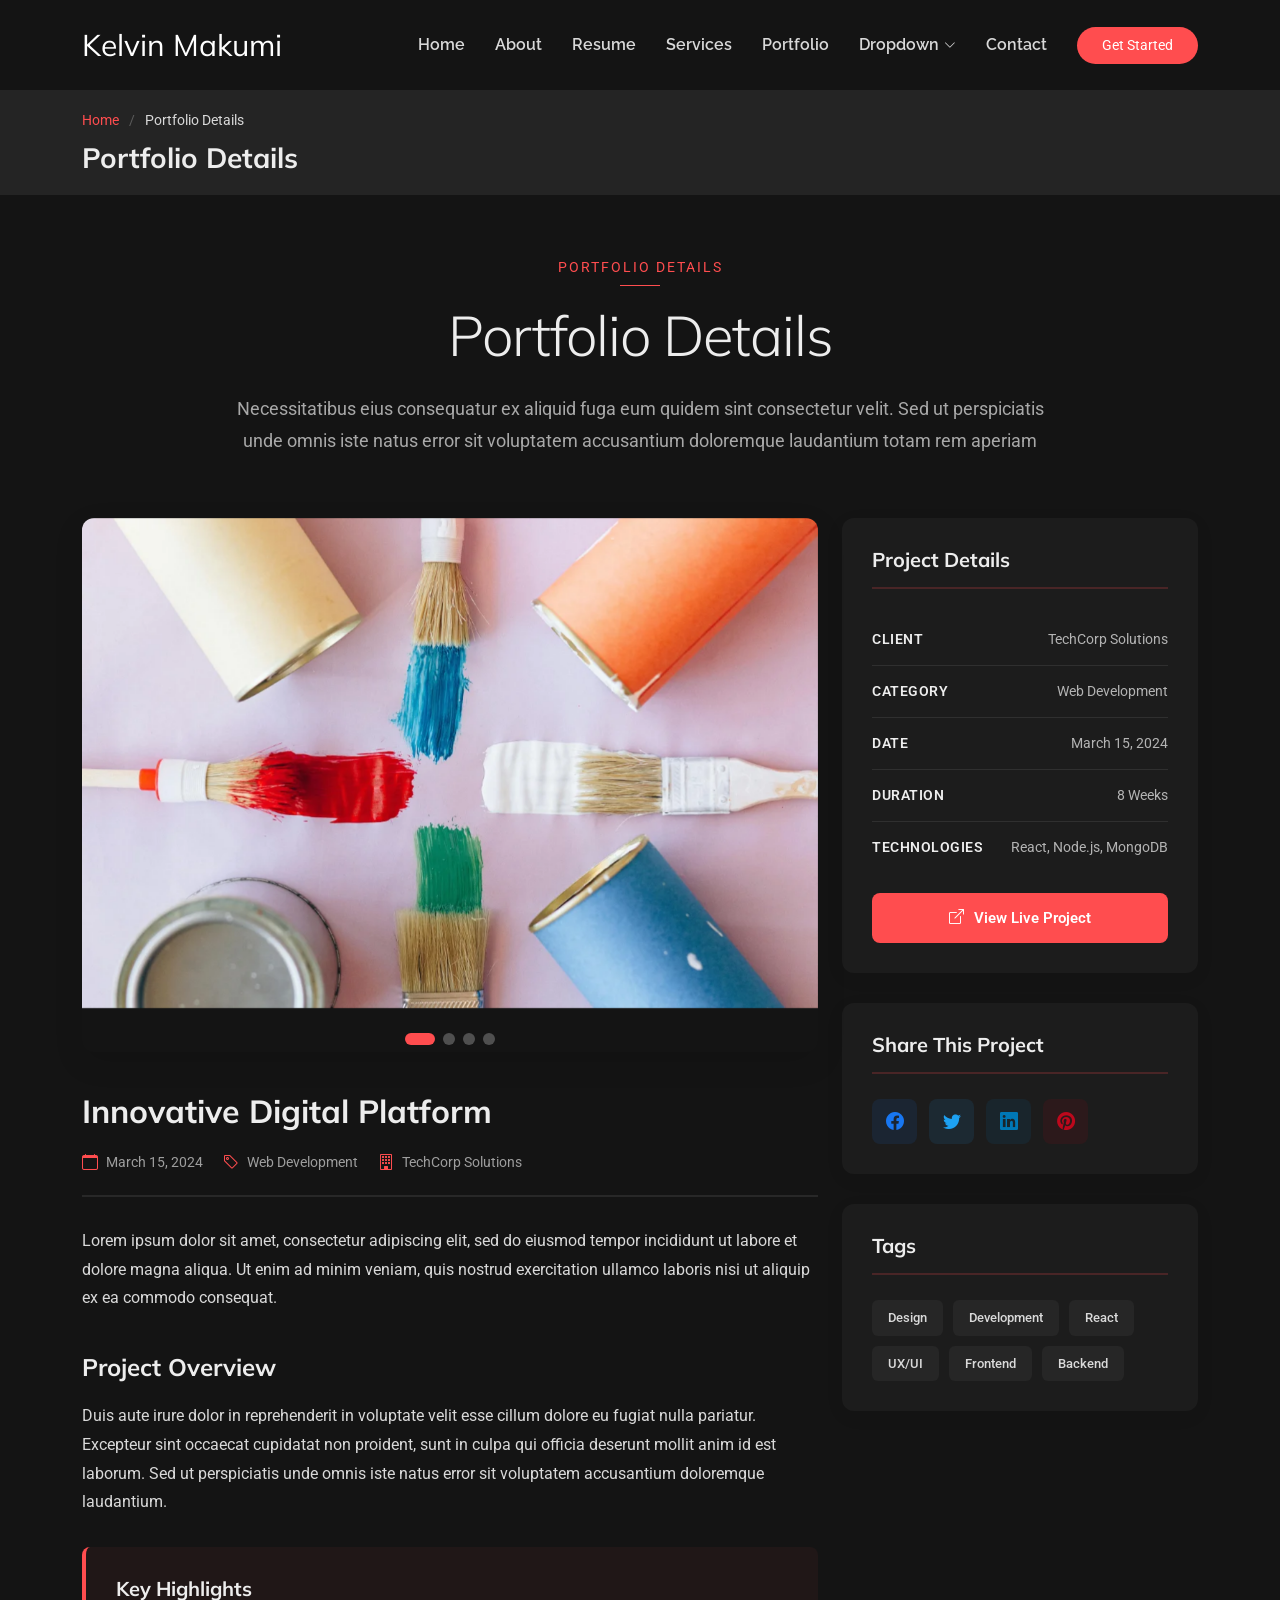
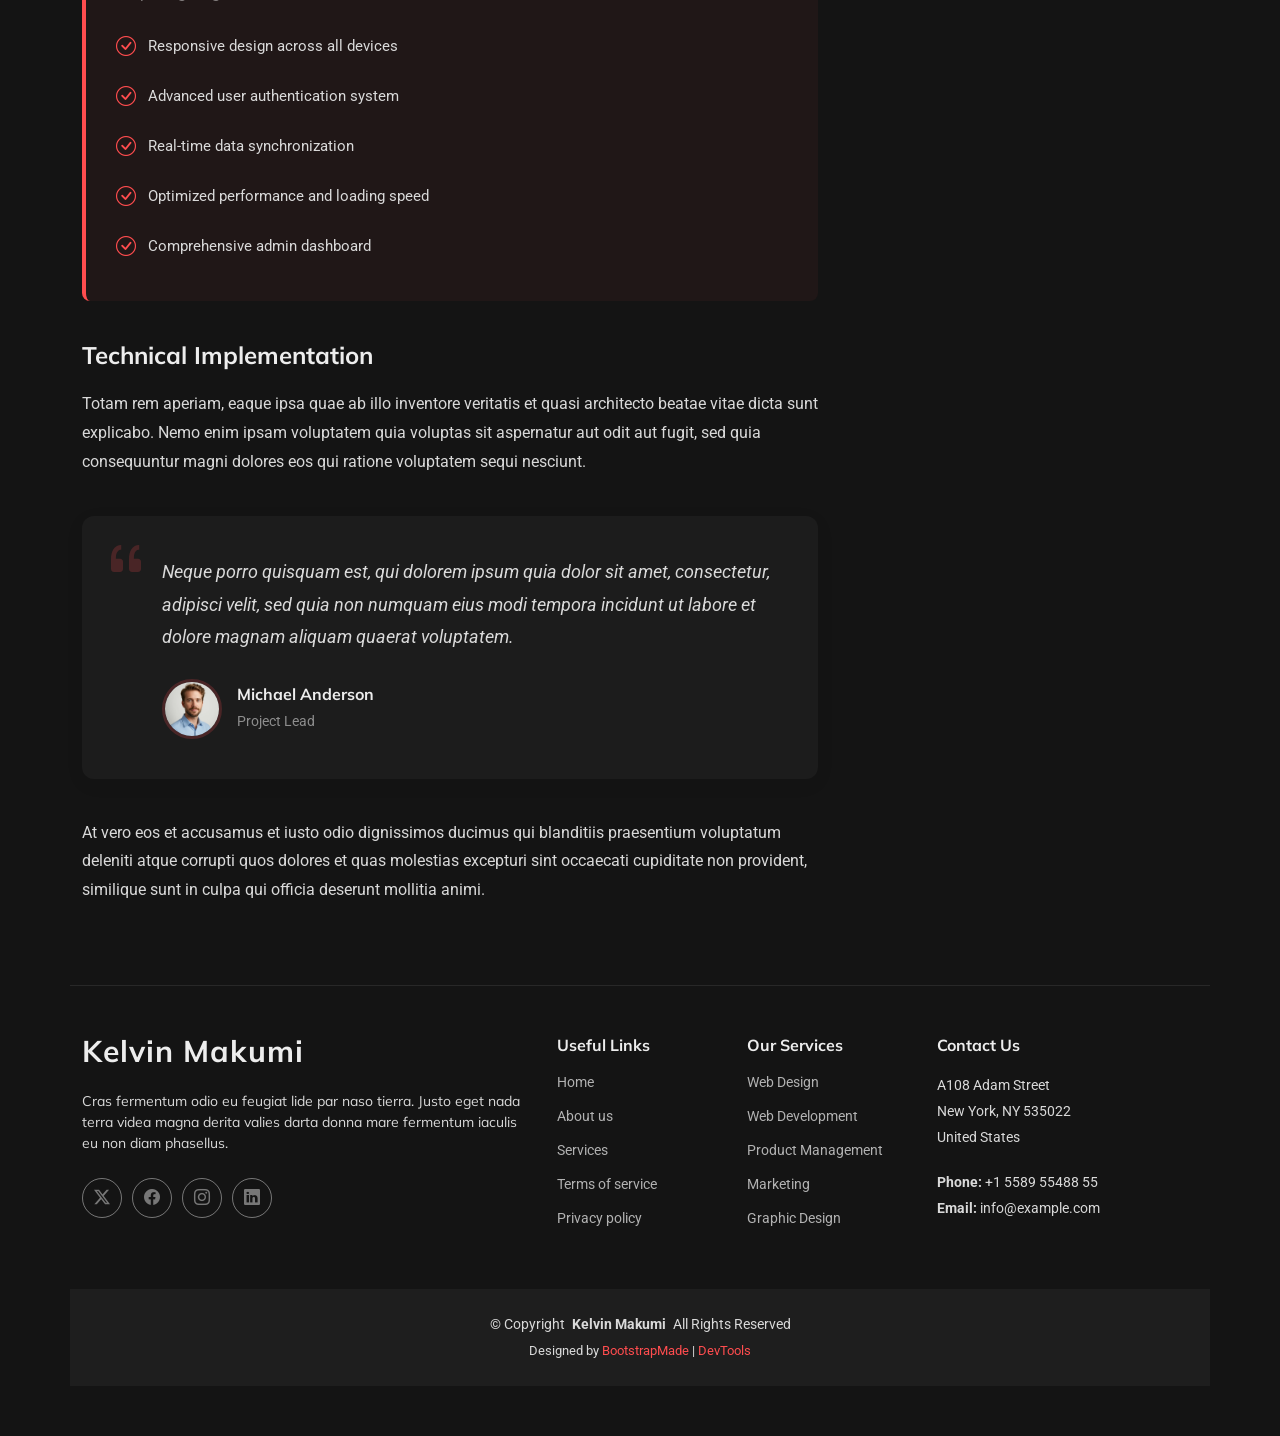
<file: portfolio-details.html>
<!DOCTYPE html>
<html lang="en">

<head>
  <meta charset="utf-8">
  <meta content="width=device-width, initial-scale=1.0" name="viewport">
  <title>Portfolio Details - Kelvin Makumi Bootstrap Template</title>
  <meta name="description" content="">
  <meta name="keywords" content="">

  <!-- Favicons -->
  <link href="assets/img/favicon.png" rel="icon">
  <link href="assets/img/apple-touch-icon.png" rel="apple-touch-icon">

  <!-- Fonts -->
  <link href="https://fonts.googleapis.com" rel="preconnect">
  <link href="https://fonts.gstatic.com" rel="preconnect" crossorigin>
  <link href="https://fonts.googleapis.com/css2?family=Roboto:ital,wght@0,100;0,300;0,400;0,500;0,700;0,900;1,100;1,300;1,400;1,500;1,700;1,900&family=Raleway:ital,wght@0,100;0,200;0,300;0,400;0,500;0,600;0,700;0,800;0,900;1,100;1,200;1,300;1,400;1,500;1,600;1,700;1,800;1,900&family=Mulish:ital,wght@0,200;0,300;0,400;0,500;0,600;0,700;0,800;0,900;1,200;1,300;1,400;1,500;1,600;1,700;1,800;1,900&display=swap" rel="stylesheet">

  <!-- Vendor CSS Files -->
  <link href="assets/vendor/bootstrap/css/bootstrap.min.css" rel="stylesheet">
  <link href="assets/vendor/bootstrap-icons/bootstrap-icons.css" rel="stylesheet">
  <link href="assets/vendor/aos/aos.css" rel="stylesheet">
  <link href="assets/vendor/glightbox/css/glightbox.min.css" rel="stylesheet">
  <link href="assets/vendor/swiper/swiper-bundle.min.css" rel="stylesheet">

  <!-- Main CSS File -->
  <link href="assets/css/main.css" rel="stylesheet">

  <!-- =======================================================
  * Template Name: Kelvin Makumi
  * Template URL: https://bootstrapmade.com/Kelvin Makumi-bootstrap-portfolio-template/
  * Updated: Oct 04 2025 with Bootstrap v5.3.8
  * Author: BootstrapMade.com
  * License: https://bootstrapmade.com/license/
  ======================================================== -->
</head>

<body class="portfolio-details-page">

  <header id="header" class="header d-flex align-items-center sticky-top">
    <div class="container-fluid container-xl position-relative d-flex align-items-center">

      <a href="index.html" class="logo d-flex align-items-center me-auto">
        <!-- Uncomment the line below if you also wish to use an image logo -->
        <!-- <img src="assets/img/logo.webp" alt=""> -->
        <h1 class="sitename">Kelvin Makumi</h1>
      </a>

      <nav id="navmenu" class="navmenu">
        <ul>
          <li><a href="#hero">Home</a></li>
          <li><a href="#about">About</a></li>
          <li><a href="#resume">Resume</a></li>
          <li><a href="#services">Services</a></li>
          <li><a href="#portfolio">Portfolio</a></li>
          <li class="dropdown"><a href="#"><span>Dropdown</span> <i class="bi bi-chevron-down toggle-dropdown"></i></a>
            <ul>
              <li><a href="#">Dropdown 1</a></li>
              <li class="dropdown"><a href="#"><span>Deep Dropdown</span> <i class="bi bi-chevron-down toggle-dropdown"></i></a>
                <ul>
                  <li><a href="#">Deep Dropdown 1</a></li>
                  <li><a href="#">Deep Dropdown 2</a></li>
                  <li><a href="#">Deep Dropdown 3</a></li>
                  <li><a href="#">Deep Dropdown 4</a></li>
                  <li><a href="#">Deep Dropdown 5</a></li>
                </ul>
              </li>
              <li><a href="#">Dropdown 2</a></li>
              <li><a href="#">Dropdown 3</a></li>
              <li><a href="#">Dropdown 4</a></li>
            </ul>
          </li>
          <li><a href="#contact">Contact</a></li>
        </ul>
        <i class="mobile-nav-toggle d-xl-none bi bi-list"></i>
      </nav>

      <a class="btn-getstarted" href="#about">Get Started</a>

    </div>
  </header>

  <main class="main">

    <!-- Page Title -->
    <div class="page-title light-background">
      <div class="container">
        <nav class="breadcrumbs">
          <ol>
            <li><a href="index.html">Home</a></li>
            <li class="current">Portfolio Details</li>
          </ol>
        </nav>
        <h1>Portfolio Details</h1>
      </div>
    </div><!-- End Page Title -->

    <!-- Portfolio Details Section -->
    <section id="portfolio-details" class="portfolio-details section">

      <!-- Section Title -->
      <div class="container section-title" data-aos="fade-up">
        <span class="subtitle">Portfolio Details</span>
        <h2>Portfolio Details</h2>
        <p>Necessitatibus eius consequatur ex aliquid fuga eum quidem sint consectetur velit. Sed ut perspiciatis unde omnis iste natus error sit voluptatem accusantium doloremque laudantium totam rem aperiam</p>
      </div><!-- End Section Title -->

      <div class="container" data-aos="fade-up" data-aos-delay="100">

        <div class="row gy-5">

          <div class="col-lg-8">

            <div class="portfolio-details-slider swiper init-swiper">
              <script type="application/json" class="swiper-config">
                {
                  "loop": true,
                  "speed": 600,
                  "autoplay": {
                    "delay": 4000
                  },
                  "slidesPerView": 1,
                  "spaceBetween": 0,
                  "effect": "fade",
                  "pagination": {
                    "el": ".swiper-pagination",
                    "type": "bullets",
                    "clickable": true
                  }
                }
              </script>
              <div class="swiper-wrapper">

                <div class="swiper-slide">
                  <img src="assets/img/portfolio/portfolio-3.webp" alt="Portfolio Image" class="img-fluid">
                </div>

                <div class="swiper-slide">
                  <img src="assets/img/portfolio/portfolio-6.webp" alt="Portfolio Image" class="img-fluid">
                </div>

                <div class="swiper-slide">
                  <img src="assets/img/portfolio/portfolio-9.webp" alt="Portfolio Image" class="img-fluid">
                </div>

                <div class="swiper-slide">
                  <img src="assets/img/portfolio/portfolio-11.webp" alt="Portfolio Image" class="img-fluid">
                </div>

              </div>
              <div class="swiper-pagination"></div>
            </div>

            <div class="portfolio-content" data-aos="fade-up" data-aos-delay="200">
              <h2>Innovative Digital Platform</h2>

              <div class="meta-info">
                <span class="date"><i class="bi bi-calendar"></i> March 15, 2024</span>
                <span class="category"><i class="bi bi-tag"></i> Web Development</span>
                <span class="client"><i class="bi bi-building"></i> TechCorp Solutions</span>
              </div>

              <p>
                Lorem ipsum dolor sit amet, consectetur adipiscing elit, sed do eiusmod tempor incididunt ut labore et dolore magna aliqua. Ut enim ad minim veniam, quis nostrud exercitation ullamco laboris nisi ut aliquip ex ea commodo consequat.
              </p>

              <h3>Project Overview</h3>
              <p>
                Duis aute irure dolor in reprehenderit in voluptate velit esse cillum dolore eu fugiat nulla pariatur. Excepteur sint occaecat cupidatat non proident, sunt in culpa qui officia deserunt mollit anim id est laborum. Sed ut perspiciatis unde omnis iste natus error sit voluptatem accusantium doloremque laudantium.
              </p>

              <div class="highlights-box">
                <h4>Key Highlights</h4>
                <ul>
                  <li><i class="bi bi-check-circle"></i> Responsive design across all devices</li>
                  <li><i class="bi bi-check-circle"></i> Advanced user authentication system</li>
                  <li><i class="bi bi-check-circle"></i> Real-time data synchronization</li>
                  <li><i class="bi bi-check-circle"></i> Optimized performance and loading speed</li>
                  <li><i class="bi bi-check-circle"></i> Comprehensive admin dashboard</li>
                </ul>
              </div>

              <h3>Technical Implementation</h3>
              <p>
                Totam rem aperiam, eaque ipsa quae ab illo inventore veritatis et quasi architecto beatae vitae dicta sunt explicabo. Nemo enim ipsam voluptatem quia voluptas sit aspernatur aut odit aut fugit, sed quia consequuntur magni dolores eos qui ratione voluptatem sequi nesciunt.
              </p>

              <blockquote>
                <i class="bi bi-quote quote-icon"></i>
                <p>
                  Neque porro quisquam est, qui dolorem ipsum quia dolor sit amet, consectetur, adipisci velit, sed quia non numquam eius modi tempora incidunt ut labore et dolore magnam aliquam quaerat voluptatem.
                </p>
                <div class="author">
                  <img src="assets/img/person/person-m-7.webp" alt="Author">
                  <div class="author-info">
                    <h5>Michael Anderson</h5>
                    <span>Project Lead</span>
                  </div>
                </div>
              </blockquote>

              <p>
                At vero eos et accusamus et iusto odio dignissimos ducimus qui blanditiis praesentium voluptatum deleniti atque corrupti quos dolores et quas molestias excepturi sint occaecati cupiditate non provident, similique sunt in culpa qui officia deserunt mollitia animi.
              </p>

            </div>

          </div>

          <div class="col-lg-4">

            <div class="sidebar" data-aos="fade-up" data-aos-delay="200">

              <div class="info-card">
                <h3>Project Details</h3>
                <div class="info-item">
                  <span class="label">Client</span>
                  <span class="value">TechCorp Solutions</span>
                </div>
                <div class="info-item">
                  <span class="label">Category</span>
                  <span class="value">Web Development</span>
                </div>
                <div class="info-item">
                  <span class="label">Date</span>
                  <span class="value">March 15, 2024</span>
                </div>
                <div class="info-item">
                  <span class="label">Duration</span>
                  <span class="value">8 Weeks</span>
                </div>
                <div class="info-item">
                  <span class="label">Technologies</span>
                  <span class="value">React, Node.js, MongoDB</span>
                </div>
                <a href="https://www.example.com" class="btn-primary" target="_blank">
                  <i class="bi bi-box-arrow-up-right"></i> View Live Project
                </a>
              </div>

              <div class="share-card" data-aos="fade-up" data-aos-delay="300">
                <h3>Share This Project</h3>
                <div class="social-links">
                  <a href="#" class="facebook"><i class="bi bi-facebook"></i></a>
                  <a href="#" class="twitter"><i class="bi bi-twitter"></i></a>
                  <a href="#" class="linkedin"><i class="bi bi-linkedin"></i></a>
                  <a href="#" class="pinterest"><i class="bi bi-pinterest"></i></a>
                </div>
              </div>

              <div class="tags-card" data-aos="fade-up" data-aos-delay="400">
                <h3>Tags</h3>
                <div class="tags">
                  <a href="#">Design</a>
                  <a href="#">Development</a>
                  <a href="#">React</a>
                  <a href="#">UX/UI</a>
                  <a href="#">Frontend</a>
                  <a href="#">Backend</a>
                </div>
              </div>

            </div>

          </div>

        </div>

      </div>

    </section><!-- /Portfolio Details Section -->

  </main>

  <footer id="footer" class="footer">

    <div class="container footer-top">
      <div class="row gy-4">
        <div class="col-lg-5 col-md-12 footer-about">
          <a href="index.html" class="logo d-flex align-items-center">
            <span class="sitename">Kelvin Makumi</span>
          </a>
          <p>Cras fermentum odio eu feugiat lide par naso tierra. Justo eget nada terra videa magna derita valies darta donna mare fermentum iaculis eu non diam phasellus.</p>
          <div class="social-links d-flex mt-4">
            <a href=""><i class="bi bi-twitter-x"></i></a>
            <a href=""><i class="bi bi-facebook"></i></a>
            <a href=""><i class="bi bi-instagram"></i></a>
            <a href=""><i class="bi bi-linkedin"></i></a>
          </div>
        </div>

        <div class="col-lg-2 col-6 footer-links">
          <h4>Useful Links</h4>
          <ul>
            <li><a href="#">Home</a></li>
            <li><a href="#">About us</a></li>
            <li><a href="#">Services</a></li>
            <li><a href="#">Terms of service</a></li>
            <li><a href="#">Privacy policy</a></li>
          </ul>
        </div>

        <div class="col-lg-2 col-6 footer-links">
          <h4>Our Services</h4>
          <ul>
            <li><a href="#">Web Design</a></li>
            <li><a href="#">Web Development</a></li>
            <li><a href="#">Product Management</a></li>
            <li><a href="#">Marketing</a></li>
            <li><a href="#">Graphic Design</a></li>
          </ul>
        </div>

        <div class="col-lg-3 col-md-12 footer-contact text-center text-md-start">
          <h4>Contact Us</h4>
          <p>A108 Adam Street</p>
          <p>New York, NY 535022</p>
          <p>United States</p>
          <p class="mt-4"><strong>Phone:</strong> <span>+1 5589 55488 55</span></p>
          <p><strong>Email:</strong> <span>info@example.com</span></p>
        </div>

      </div>
    </div>

    <div class="container copyright text-center mt-4">
      <p>© <span>Copyright</span> <strong class="px-1 sitename">Kelvin Makumi</strong> <span>All Rights Reserved</span></p>
      <div class="credits">
        <!-- All the links in the footer should remain intact. -->
        <!-- You can delete the links only if you've purchased the pro version. -->
        <!-- Licensing information: https://bootstrapmade.com/license/ -->
        <!-- Purchase the pro version with working PHP/AJAX contact form: [buy-url] -->
        Designed by <a href="https://bootstrapmade.com/">BootstrapMade</a> | <a href="https://bootstrapmade.com/tools/">DevTools</a>
      </div>
    </div>

  </footer>

  <!-- Scroll Top -->
  <a href="#" id="scroll-top" class="scroll-top d-flex align-items-center justify-content-center"><i class="bi bi-arrow-up-short"></i></a>

  <!-- Preloader -->
  <div id="preloader"></div>

  <!-- Vendor JS Files -->
  <script src="assets/vendor/bootstrap/js/bootstrap.bundle.min.js"></script>
  <script src="assets/vendor/php-email-form/validate.js"></script>
  <script src="assets/vendor/aos/aos.js"></script>
  <script src="assets/vendor/typed.js/typed.umd.js"></script>
  <script src="assets/vendor/waypoints/noframework.waypoints.js"></script>
  <script src="assets/vendor/glightbox/js/glightbox.min.js"></script>
  <script src="assets/vendor/imagesloaded/imagesloaded.pkgd.min.js"></script>
  <script src="assets/vendor/isotope-layout/isotope.pkgd.min.js"></script>
  <script src="assets/vendor/swiper/swiper-bundle.min.js"></script>

  <!-- Main JS File -->
  <script src="assets/js/main.js"></script>

</body>

</html>
</file>
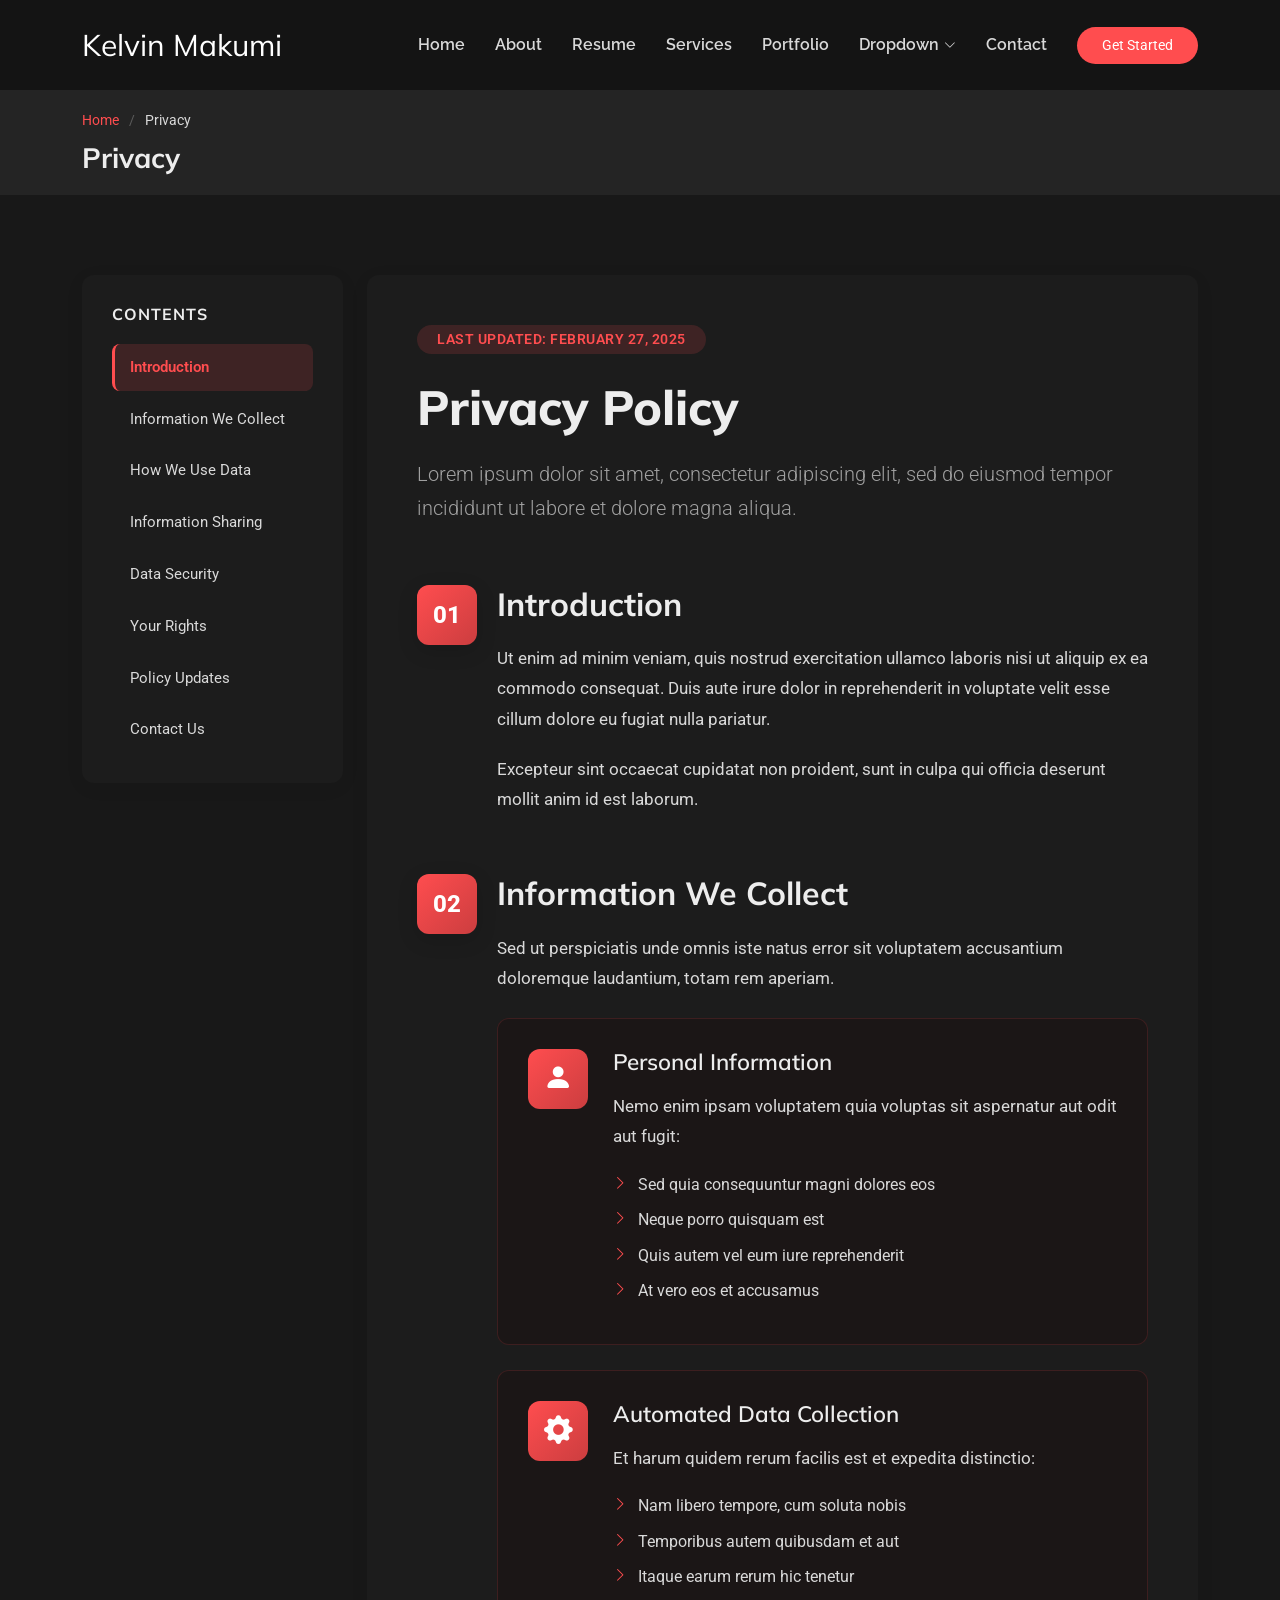
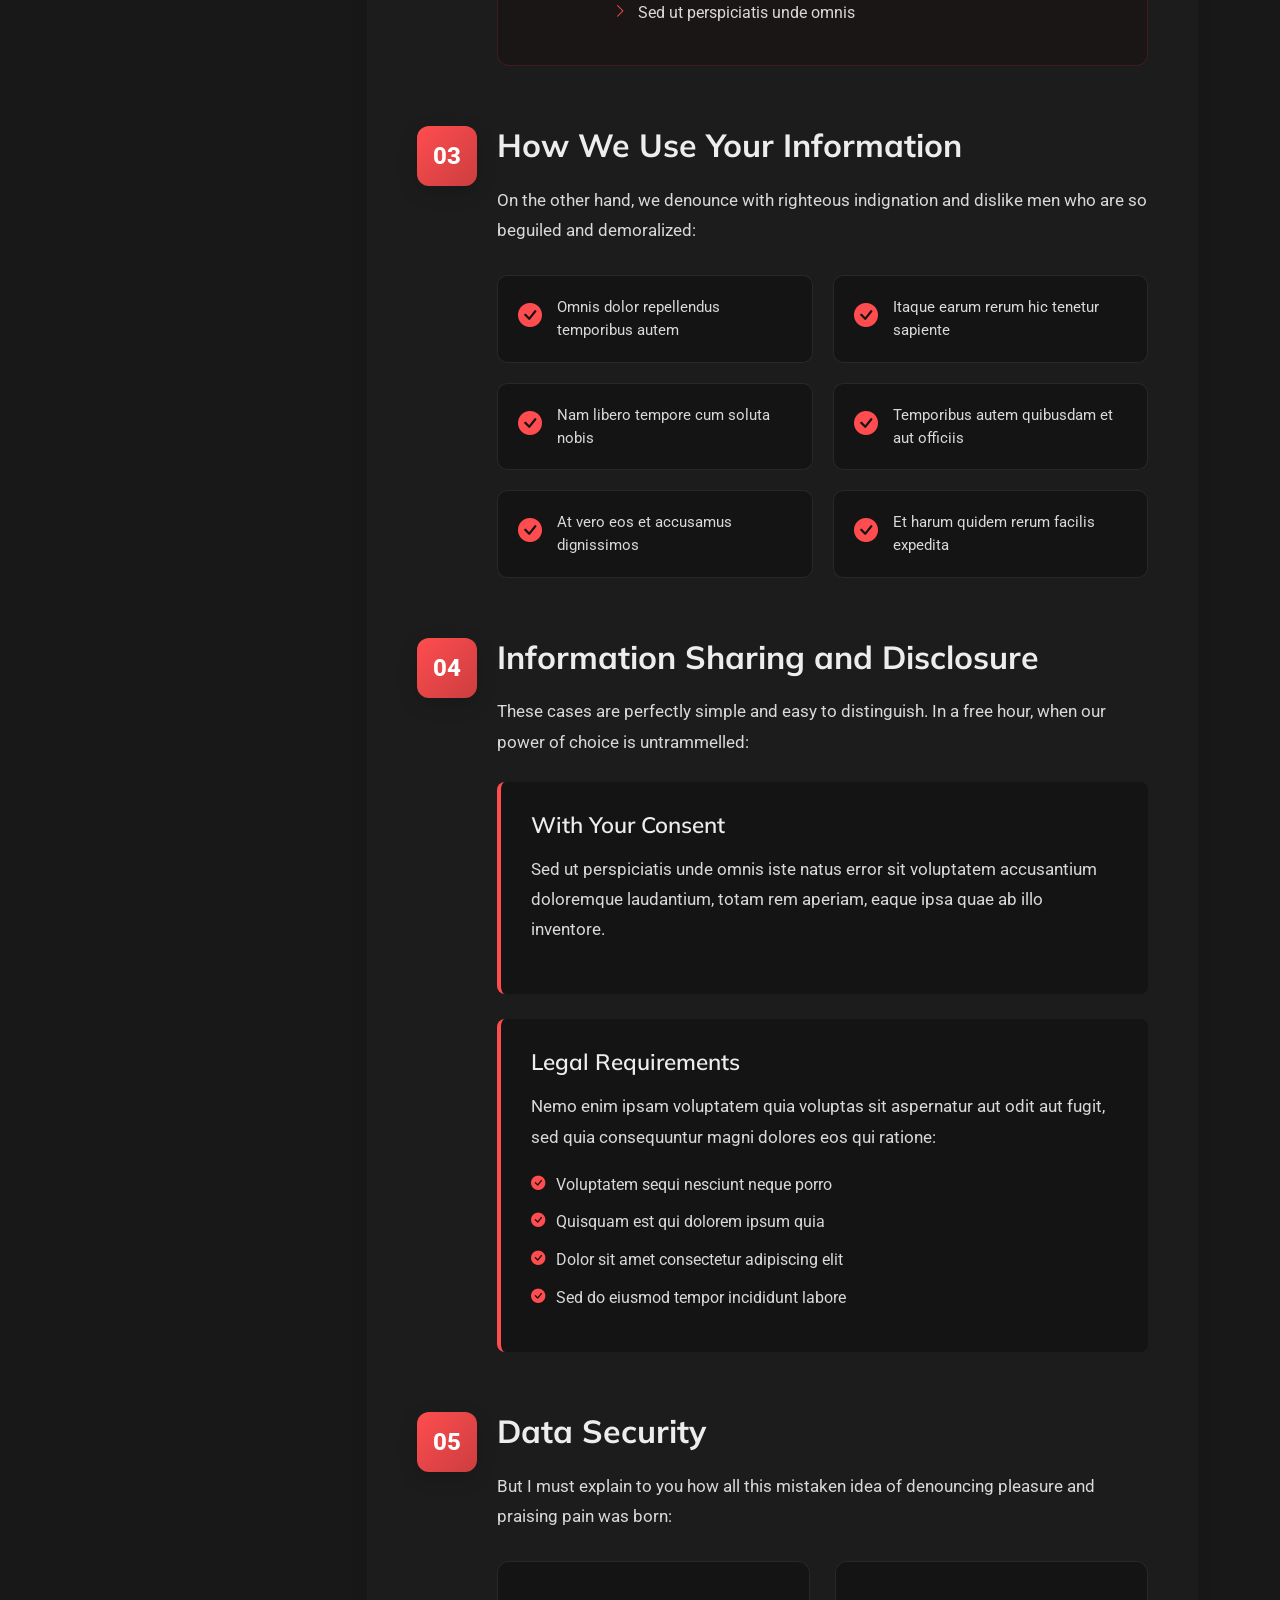
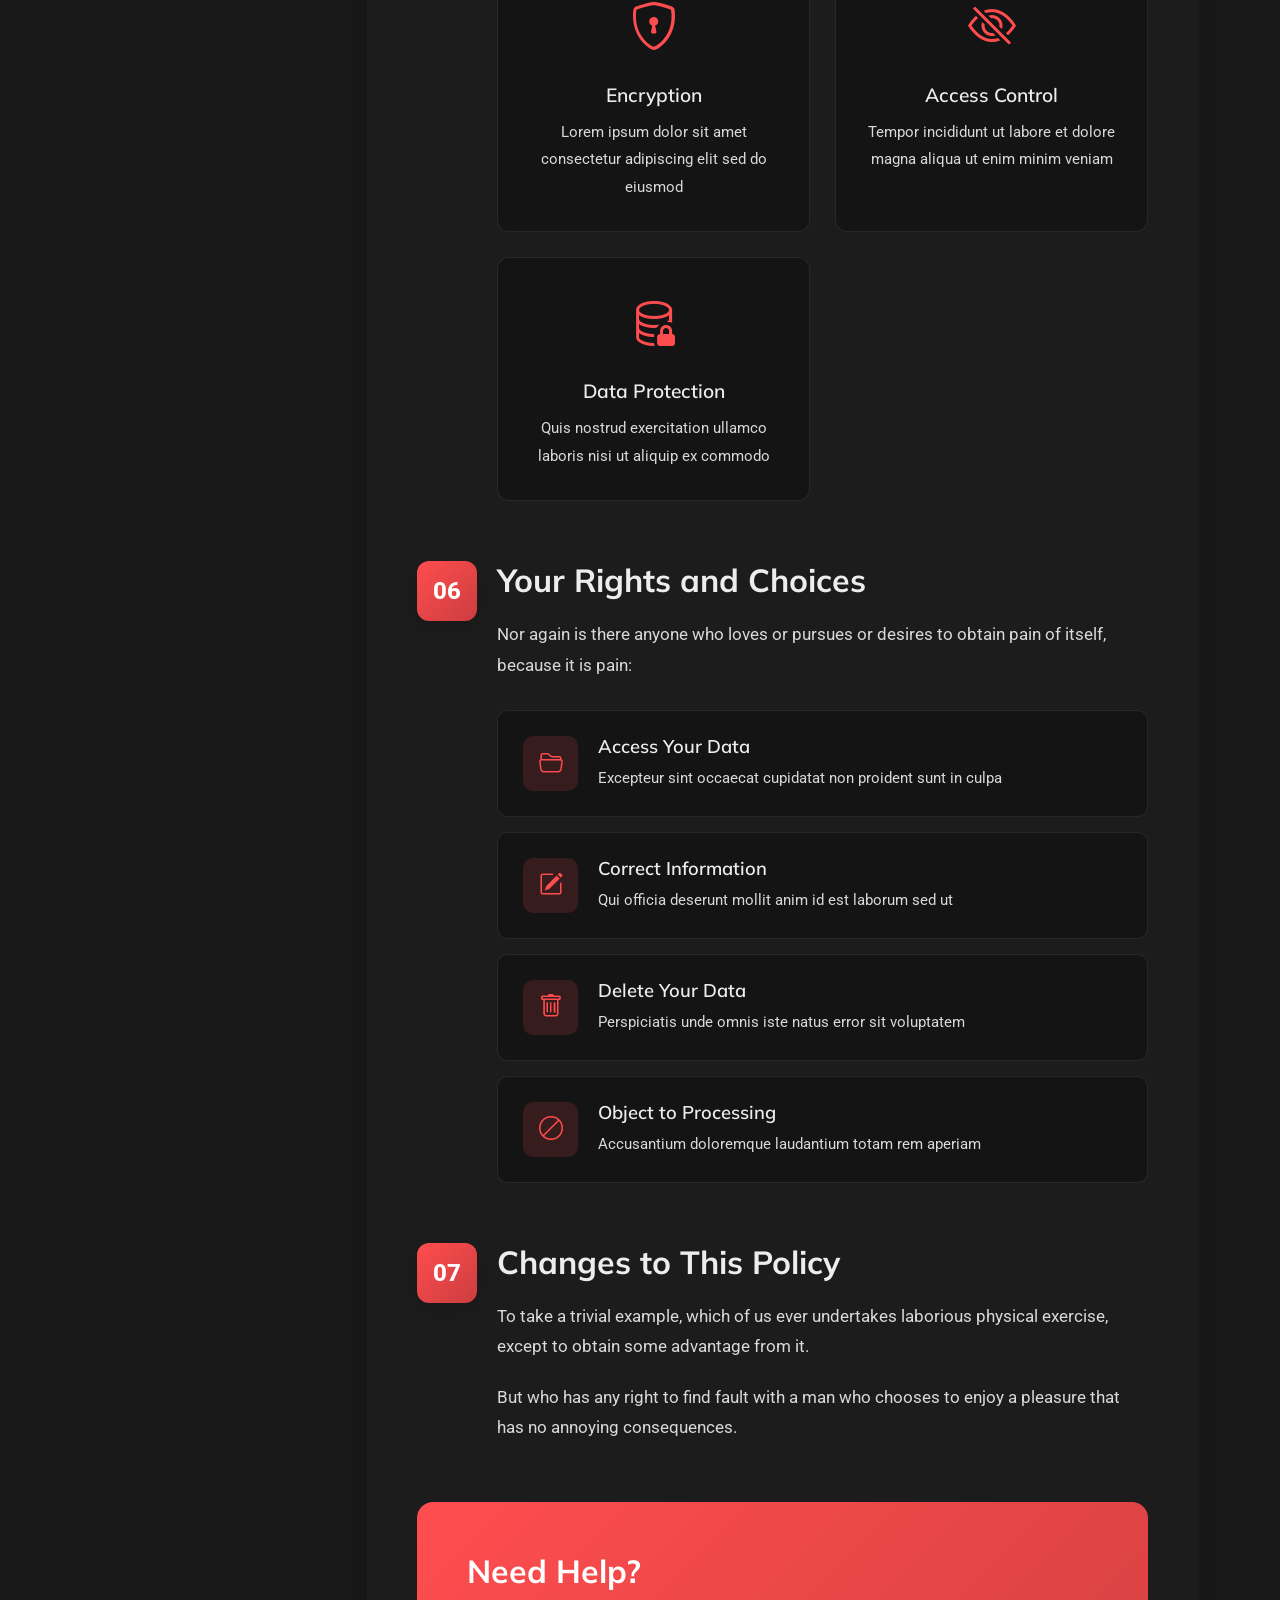
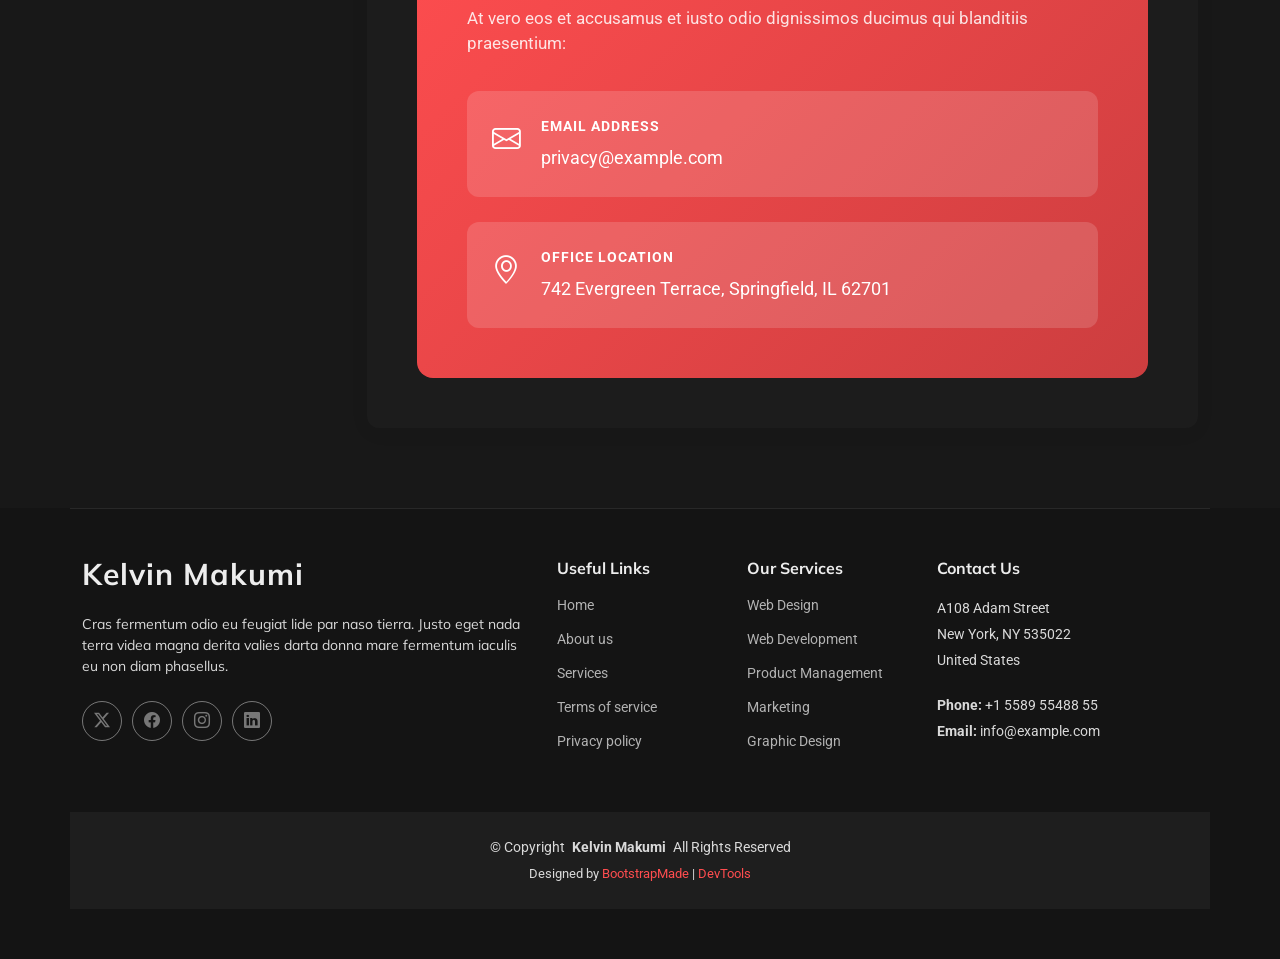
<file: privacy.html>
<!DOCTYPE html>
<html lang="en">

<head>
  <meta charset="utf-8">
  <meta content="width=device-width, initial-scale=1.0" name="viewport">
  <title>Privacy - Kelvin Makumi Bootstrap Template</title>
  <meta name="description" content="">
  <meta name="keywords" content="">

  <!-- Favicons -->
  <link href="assets/img/favicon.png" rel="icon">
  <link href="assets/img/apple-touch-icon.png" rel="apple-touch-icon">

  <!-- Fonts -->
  <link href="https://fonts.googleapis.com" rel="preconnect">
  <link href="https://fonts.gstatic.com" rel="preconnect" crossorigin>
  <link href="https://fonts.googleapis.com/css2?family=Roboto:ital,wght@0,100;0,300;0,400;0,500;0,700;0,900;1,100;1,300;1,400;1,500;1,700;1,900&family=Raleway:ital,wght@0,100;0,200;0,300;0,400;0,500;0,600;0,700;0,800;0,900;1,100;1,200;1,300;1,400;1,500;1,600;1,700;1,800;1,900&family=Mulish:ital,wght@0,200;0,300;0,400;0,500;0,600;0,700;0,800;0,900;1,200;1,300;1,400;1,500;1,600;1,700;1,800;1,900&display=swap" rel="stylesheet">

  <!-- Vendor CSS Files -->
  <link href="assets/vendor/bootstrap/css/bootstrap.min.css" rel="stylesheet">
  <link href="assets/vendor/bootstrap-icons/bootstrap-icons.css" rel="stylesheet">
  <link href="assets/vendor/aos/aos.css" rel="stylesheet">
  <link href="assets/vendor/glightbox/css/glightbox.min.css" rel="stylesheet">
  <link href="assets/vendor/swiper/swiper-bundle.min.css" rel="stylesheet">

  <!-- Main CSS File -->
  <link href="assets/css/main.css" rel="stylesheet">

  <!-- =======================================================
  * Template Name: Kelvin Makumi
  * Template URL: https://bootstrapmade.com/Kelvin Makumi-bootstrap-portfolio-template/
  * Updated: Oct 04 2025 with Bootstrap v5.3.8
  * Author: BootstrapMade.com
  * License: https://bootstrapmade.com/license/
  ======================================================== -->
</head>

<body class="privacy-page">

  <header id="header" class="header d-flex align-items-center sticky-top">
    <div class="container-fluid container-xl position-relative d-flex align-items-center">

      <a href="index.html" class="logo d-flex align-items-center me-auto">
        <!-- Uncomment the line below if you also wish to use an image logo -->
        <!-- <img src="assets/img/logo.webp" alt=""> -->
        <h1 class="sitename">Kelvin Makumi</h1>
      </a>

      <nav id="navmenu" class="navmenu">
        <ul>
          <li><a href="#hero">Home</a></li>
          <li><a href="#about">About</a></li>
          <li><a href="#resume">Resume</a></li>
          <li><a href="#services">Services</a></li>
          <li><a href="#portfolio">Portfolio</a></li>
          <li class="dropdown"><a href="#"><span>Dropdown</span> <i class="bi bi-chevron-down toggle-dropdown"></i></a>
            <ul>
              <li><a href="#">Dropdown 1</a></li>
              <li class="dropdown"><a href="#"><span>Deep Dropdown</span> <i class="bi bi-chevron-down toggle-dropdown"></i></a>
                <ul>
                  <li><a href="#">Deep Dropdown 1</a></li>
                  <li><a href="#">Deep Dropdown 2</a></li>
                  <li><a href="#">Deep Dropdown 3</a></li>
                  <li><a href="#">Deep Dropdown 4</a></li>
                  <li><a href="#">Deep Dropdown 5</a></li>
                </ul>
              </li>
              <li><a href="#">Dropdown 2</a></li>
              <li><a href="#">Dropdown 3</a></li>
              <li><a href="#">Dropdown 4</a></li>
            </ul>
          </li>
          <li><a href="#contact">Contact</a></li>
        </ul>
        <i class="mobile-nav-toggle d-xl-none bi bi-list"></i>
      </nav>

      <a class="btn-getstarted" href="#about">Get Started</a>

    </div>
  </header>

  <main class="main">

    <!-- Page Title -->
    <div class="page-title light-background">
      <div class="container">
        <nav class="breadcrumbs">
          <ol>
            <li><a href="index.html">Home</a></li>
            <li class="current">Privacy</li>
          </ol>
        </nav>
        <h1>Privacy</h1>
      </div>
    </div><!-- End Page Title -->

    <!-- Privacy Section -->
    <section id="privacy" class="privacy section">

      <div class="container">

        <div class="row">
          <!-- Sidebar Navigation -->
          <div class="col-lg-3">
            <div class="policy-sidebar" data-aos="fade-right">
              <h3>Contents</h3>
              <nav class="policy-nav">
                <a href="#introduction" class="nav-link active">Introduction</a>
                <a href="#information-collect" class="nav-link">Information We Collect</a>
                <a href="#use-information" class="nav-link">How We Use Data</a>
                <a href="#sharing" class="nav-link">Information Sharing</a>
                <a href="#security" class="nav-link">Data Security</a>
                <a href="#rights" class="nav-link">Your Rights</a>
                <a href="#changes" class="nav-link">Policy Updates</a>
                <a href="#contact" class="nav-link">Contact Us</a>
              </nav>
            </div>
          </div>

          <!-- Main Content -->
          <div class="col-lg-9">
            <div class="policy-main">
              <!-- Header -->
              <div class="policy-hero" data-aos="fade-up">
                <div class="badge">Last Updated: February 27, 2025</div>
                <h1>Privacy Policy</h1>
                <p class="lead">Lorem ipsum dolor sit amet, consectetur adipiscing elit, sed do eiusmod tempor incididunt ut labore et dolore magna aliqua.</p>
              </div>

              <!-- Introduction -->
              <div class="policy-section" id="introduction" data-aos="fade-up" data-aos-delay="100">
                <div class="section-number">01</div>
                <h2>Introduction</h2>
                <p>Ut enim ad minim veniam, quis nostrud exercitation ullamco laboris nisi ut aliquip ex ea commodo consequat. Duis aute irure dolor in reprehenderit in voluptate velit esse cillum dolore eu fugiat nulla pariatur.</p>
                <p>Excepteur sint occaecat cupidatat non proident, sunt in culpa qui officia deserunt mollit anim id est laborum.</p>
              </div>

              <!-- Information Collection -->
              <div class="policy-section" id="information-collect" data-aos="fade-up" data-aos-delay="150">
                <div class="section-number">02</div>
                <h2>Information We Collect</h2>
                <p>Sed ut perspiciatis unde omnis iste natus error sit voluptatem accusantium doloremque laudantium, totam rem aperiam.</p>

                <div class="info-card">
                  <div class="card-icon">
                    <i class="bi bi-person-fill"></i>
                  </div>
                  <div class="card-content">
                    <h3>Personal Information</h3>
                    <p>Nemo enim ipsam voluptatem quia voluptas sit aspernatur aut odit aut fugit:</p>
                    <ul>
                      <li>Sed quia consequuntur magni dolores eos</li>
                      <li>Neque porro quisquam est</li>
                      <li>Quis autem vel eum iure reprehenderit</li>
                      <li>At vero eos et accusamus</li>
                    </ul>
                  </div>
                </div>

                <div class="info-card">
                  <div class="card-icon">
                    <i class="bi bi-gear-fill"></i>
                  </div>
                  <div class="card-content">
                    <h3>Automated Data Collection</h3>
                    <p>Et harum quidem rerum facilis est et expedita distinctio:</p>
                    <ul>
                      <li>Nam libero tempore, cum soluta nobis</li>
                      <li>Temporibus autem quibusdam et aut</li>
                      <li>Itaque earum rerum hic tenetur</li>
                      <li>Sed ut perspiciatis unde omnis</li>
                    </ul>
                  </div>
                </div>
              </div>

              <!-- Use of Information -->
              <div class="policy-section" id="use-information" data-aos="fade-up" data-aos-delay="200">
                <div class="section-number">03</div>
                <h2>How We Use Your Information</h2>
                <p>On the other hand, we denounce with righteous indignation and dislike men who are so beguiled and demoralized:</p>
                <div class="usage-grid">
                  <div class="usage-item">
                    <i class="bi bi-check-circle-fill"></i>
                    <span>Omnis dolor repellendus temporibus autem</span>
                  </div>
                  <div class="usage-item">
                    <i class="bi bi-check-circle-fill"></i>
                    <span>Itaque earum rerum hic tenetur sapiente</span>
                  </div>
                  <div class="usage-item">
                    <i class="bi bi-check-circle-fill"></i>
                    <span>Nam libero tempore cum soluta nobis</span>
                  </div>
                  <div class="usage-item">
                    <i class="bi bi-check-circle-fill"></i>
                    <span>Temporibus autem quibusdam et aut officiis</span>
                  </div>
                  <div class="usage-item">
                    <i class="bi bi-check-circle-fill"></i>
                    <span>At vero eos et accusamus dignissimos</span>
                  </div>
                  <div class="usage-item">
                    <i class="bi bi-check-circle-fill"></i>
                    <span>Et harum quidem rerum facilis expedita</span>
                  </div>
                </div>
              </div>

              <!-- Information Sharing -->
              <div class="policy-section" id="sharing" data-aos="fade-up" data-aos-delay="250">
                <div class="section-number">04</div>
                <h2>Information Sharing and Disclosure</h2>
                <p>These cases are perfectly simple and easy to distinguish. In a free hour, when our power of choice is untrammelled:</p>

                <div class="sharing-box">
                  <h3>With Your Consent</h3>
                  <p>Sed ut perspiciatis unde omnis iste natus error sit voluptatem accusantium doloremque laudantium, totam rem aperiam, eaque ipsa quae ab illo inventore.</p>
                </div>

                <div class="sharing-box">
                  <h3>Legal Requirements</h3>
                  <p>Nemo enim ipsam voluptatem quia voluptas sit aspernatur aut odit aut fugit, sed quia consequuntur magni dolores eos qui ratione:</p>
                  <ul>
                    <li>Voluptatem sequi nesciunt neque porro</li>
                    <li>Quisquam est qui dolorem ipsum quia</li>
                    <li>Dolor sit amet consectetur adipiscing elit</li>
                    <li>Sed do eiusmod tempor incididunt labore</li>
                  </ul>
                </div>
              </div>

              <!-- Data Security -->
              <div class="policy-section" id="security" data-aos="fade-up" data-aos-delay="300">
                <div class="section-number">05</div>
                <h2>Data Security</h2>
                <p>But I must explain to you how all this mistaken idea of denouncing pleasure and praising pain was born:</p>
                <div class="security-features">
                  <div class="feature">
                    <i class="bi bi-shield-lock"></i>
                    <h4>Encryption</h4>
                    <p>Lorem ipsum dolor sit amet consectetur adipiscing elit sed do eiusmod</p>
                  </div>
                  <div class="feature">
                    <i class="bi bi-eye-slash"></i>
                    <h4>Access Control</h4>
                    <p>Tempor incididunt ut labore et dolore magna aliqua ut enim minim veniam</p>
                  </div>
                  <div class="feature">
                    <i class="bi bi-database-lock"></i>
                    <h4>Data Protection</h4>
                    <p>Quis nostrud exercitation ullamco laboris nisi ut aliquip ex commodo</p>
                  </div>
                </div>
              </div>

              <!-- Your Rights -->
              <div class="policy-section" id="rights" data-aos="fade-up" data-aos-delay="100">
                <div class="section-number">06</div>
                <h2>Your Rights and Choices</h2>
                <p>Nor again is there anyone who loves or pursues or desires to obtain pain of itself, because it is pain:</p>
                <div class="rights-list">
                  <div class="right-item">
                    <div class="right-icon"><i class="bi bi-folder2-open"></i></div>
                    <div class="right-content">
                      <h4>Access Your Data</h4>
                      <p>Excepteur sint occaecat cupidatat non proident sunt in culpa</p>
                    </div>
                  </div>
                  <div class="right-item">
                    <div class="right-icon"><i class="bi bi-pencil-square"></i></div>
                    <div class="right-content">
                      <h4>Correct Information</h4>
                      <p>Qui officia deserunt mollit anim id est laborum sed ut</p>
                    </div>
                  </div>
                  <div class="right-item">
                    <div class="right-icon"><i class="bi bi-trash"></i></div>
                    <div class="right-content">
                      <h4>Delete Your Data</h4>
                      <p>Perspiciatis unde omnis iste natus error sit voluptatem</p>
                    </div>
                  </div>
                  <div class="right-item">
                    <div class="right-icon"><i class="bi bi-ban"></i></div>
                    <div class="right-content">
                      <h4>Object to Processing</h4>
                      <p>Accusantium doloremque laudantium totam rem aperiam</p>
                    </div>
                  </div>
                </div>
              </div>

              <!-- Policy Updates -->
              <div class="policy-section" id="changes" data-aos="fade-up" data-aos-delay="150">
                <div class="section-number">07</div>
                <h2>Changes to This Policy</h2>
                <p>To take a trivial example, which of us ever undertakes laborious physical exercise, except to obtain some advantage from it.</p>
                <p>But who has any right to find fault with a man who chooses to enjoy a pleasure that has no annoying consequences.</p>
              </div>

              <!-- Contact Section -->
              <div class="policy-contact" id="contact" data-aos="fade-up" data-aos-delay="200">
                <div class="contact-card">
                  <h2>Need Help?</h2>
                  <p>At vero eos et accusamus et iusto odio dignissimos ducimus qui blanditiis praesentium:</p>
                  <div class="contact-info">
                    <div class="info-item">
                      <i class="bi bi-envelope"></i>
                      <div>
                        <strong>Email Address</strong>
                        <span>privacy@example.com</span>
                      </div>
                    </div>
                    <div class="info-item">
                      <i class="bi bi-geo-alt"></i>
                      <div>
                        <strong>Office Location</strong>
                        <span>742 Evergreen Terrace, Springfield, IL 62701</span>
                      </div>
                    </div>
                  </div>
                </div>
              </div>

            </div>
          </div>

        </div>

      </div>

    </section><!-- /Privacy Section -->

  </main>

  <footer id="footer" class="footer">

    <div class="container footer-top">
      <div class="row gy-4">
        <div class="col-lg-5 col-md-12 footer-about">
          <a href="index.html" class="logo d-flex align-items-center">
            <span class="sitename">Kelvin Makumi</span>
          </a>
          <p>Cras fermentum odio eu feugiat lide par naso tierra. Justo eget nada terra videa magna derita valies darta donna mare fermentum iaculis eu non diam phasellus.</p>
          <div class="social-links d-flex mt-4">
            <a href=""><i class="bi bi-twitter-x"></i></a>
            <a href=""><i class="bi bi-facebook"></i></a>
            <a href=""><i class="bi bi-instagram"></i></a>
            <a href=""><i class="bi bi-linkedin"></i></a>
          </div>
        </div>

        <div class="col-lg-2 col-6 footer-links">
          <h4>Useful Links</h4>
          <ul>
            <li><a href="#">Home</a></li>
            <li><a href="#">About us</a></li>
            <li><a href="#">Services</a></li>
            <li><a href="#">Terms of service</a></li>
            <li><a href="#">Privacy policy</a></li>
          </ul>
        </div>

        <div class="col-lg-2 col-6 footer-links">
          <h4>Our Services</h4>
          <ul>
            <li><a href="#">Web Design</a></li>
            <li><a href="#">Web Development</a></li>
            <li><a href="#">Product Management</a></li>
            <li><a href="#">Marketing</a></li>
            <li><a href="#">Graphic Design</a></li>
          </ul>
        </div>

        <div class="col-lg-3 col-md-12 footer-contact text-center text-md-start">
          <h4>Contact Us</h4>
          <p>A108 Adam Street</p>
          <p>New York, NY 535022</p>
          <p>United States</p>
          <p class="mt-4"><strong>Phone:</strong> <span>+1 5589 55488 55</span></p>
          <p><strong>Email:</strong> <span>info@example.com</span></p>
        </div>

      </div>
    </div>

    <div class="container copyright text-center mt-4">
      <p>© <span>Copyright</span> <strong class="px-1 sitename">Kelvin Makumi</strong> <span>All Rights Reserved</span></p>
      <div class="credits">
        <!-- All the links in the footer should remain intact. -->
        <!-- You can delete the links only if you've purchased the pro version. -->
        <!-- Licensing information: https://bootstrapmade.com/license/ -->
        <!-- Purchase the pro version with working PHP/AJAX contact form: [buy-url] -->
        Designed by <a href="https://bootstrapmade.com/">BootstrapMade</a> | <a href="https://bootstrapmade.com/tools/">DevTools</a>
      </div>
    </div>

  </footer>

  <!-- Scroll Top -->
  <a href="#" id="scroll-top" class="scroll-top d-flex align-items-center justify-content-center"><i class="bi bi-arrow-up-short"></i></a>

  <!-- Preloader -->
  <div id="preloader"></div>

  <!-- Vendor JS Files -->
  <script src="assets/vendor/bootstrap/js/bootstrap.bundle.min.js"></script>
  <script src="assets/vendor/php-email-form/validate.js"></script>
  <script src="assets/vendor/aos/aos.js"></script>
  <script src="assets/vendor/typed.js/typed.umd.js"></script>
  <script src="assets/vendor/waypoints/noframework.waypoints.js"></script>
  <script src="assets/vendor/glightbox/js/glightbox.min.js"></script>
  <script src="assets/vendor/imagesloaded/imagesloaded.pkgd.min.js"></script>
  <script src="assets/vendor/isotope-layout/isotope.pkgd.min.js"></script>
  <script src="assets/vendor/swiper/swiper-bundle.min.js"></script>

  <!-- Main JS File -->
  <script src="assets/js/main.js"></script>

</body>

</html>
</file>
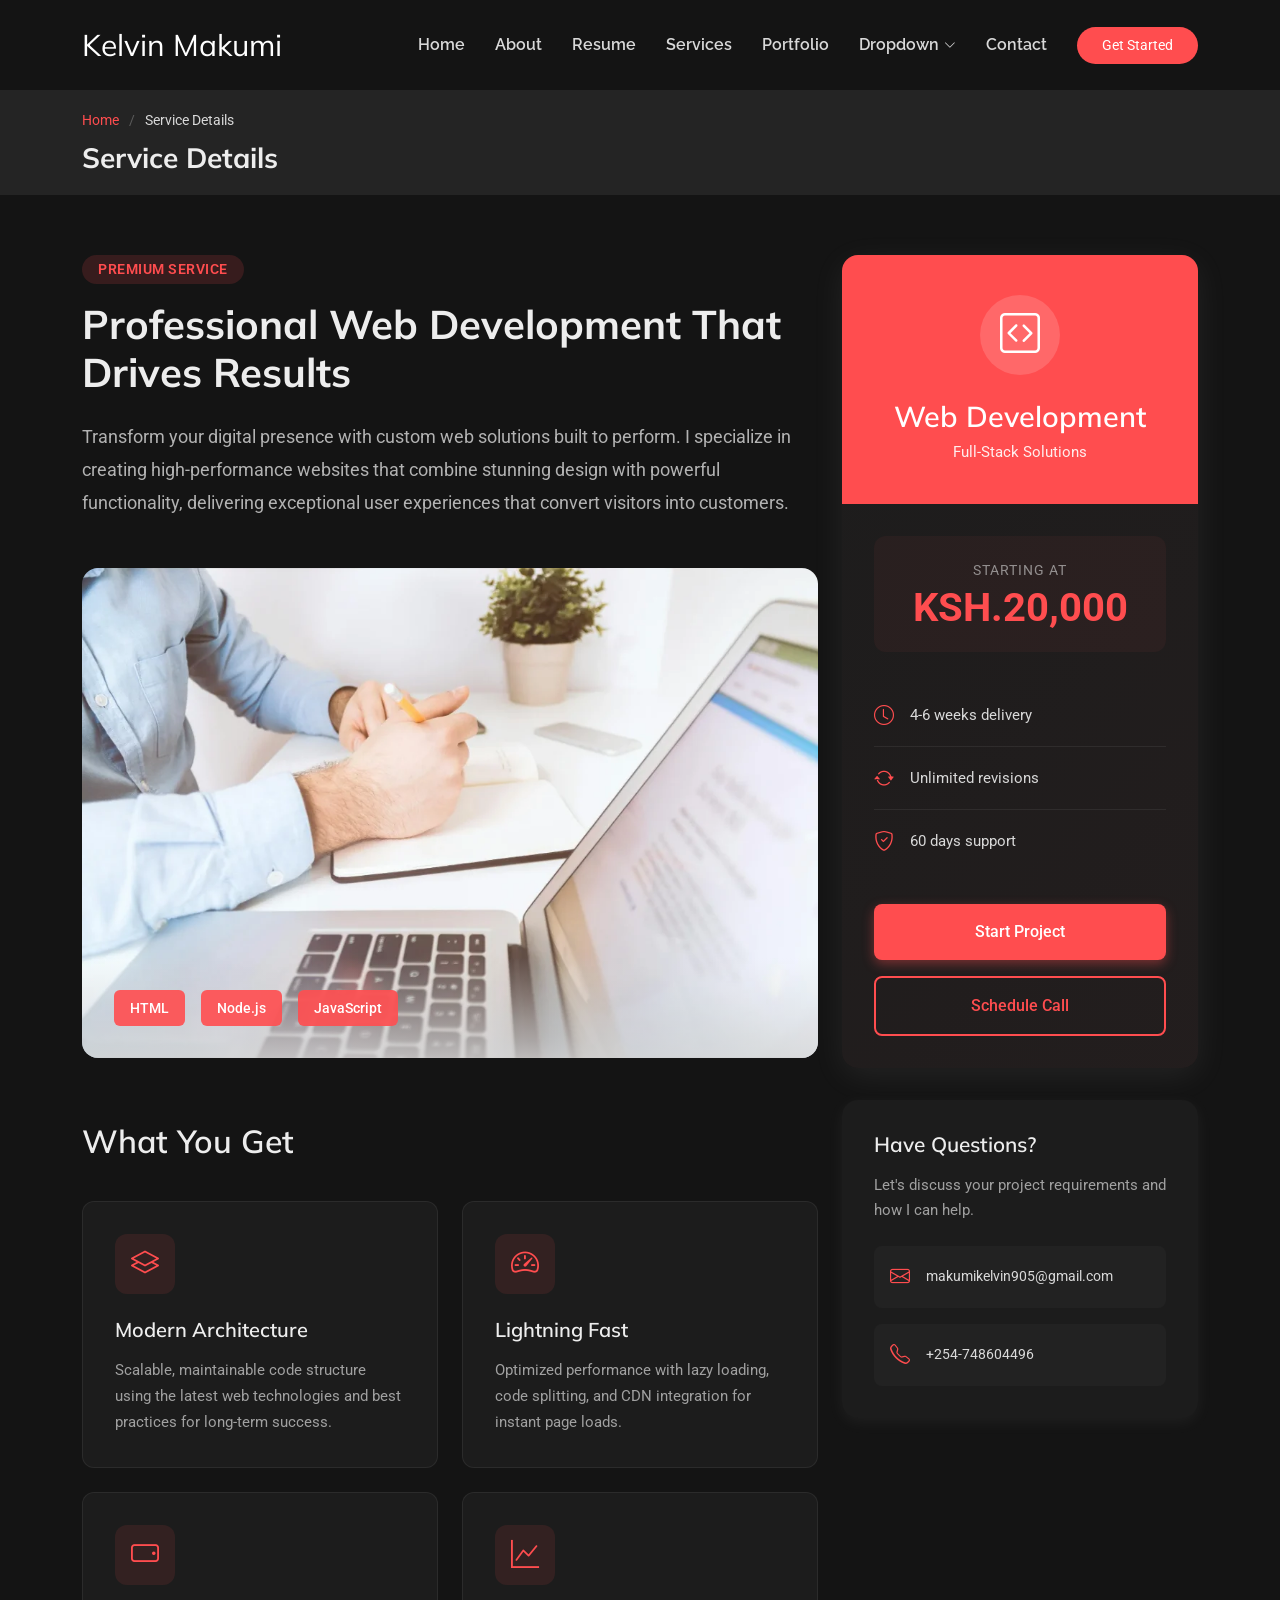
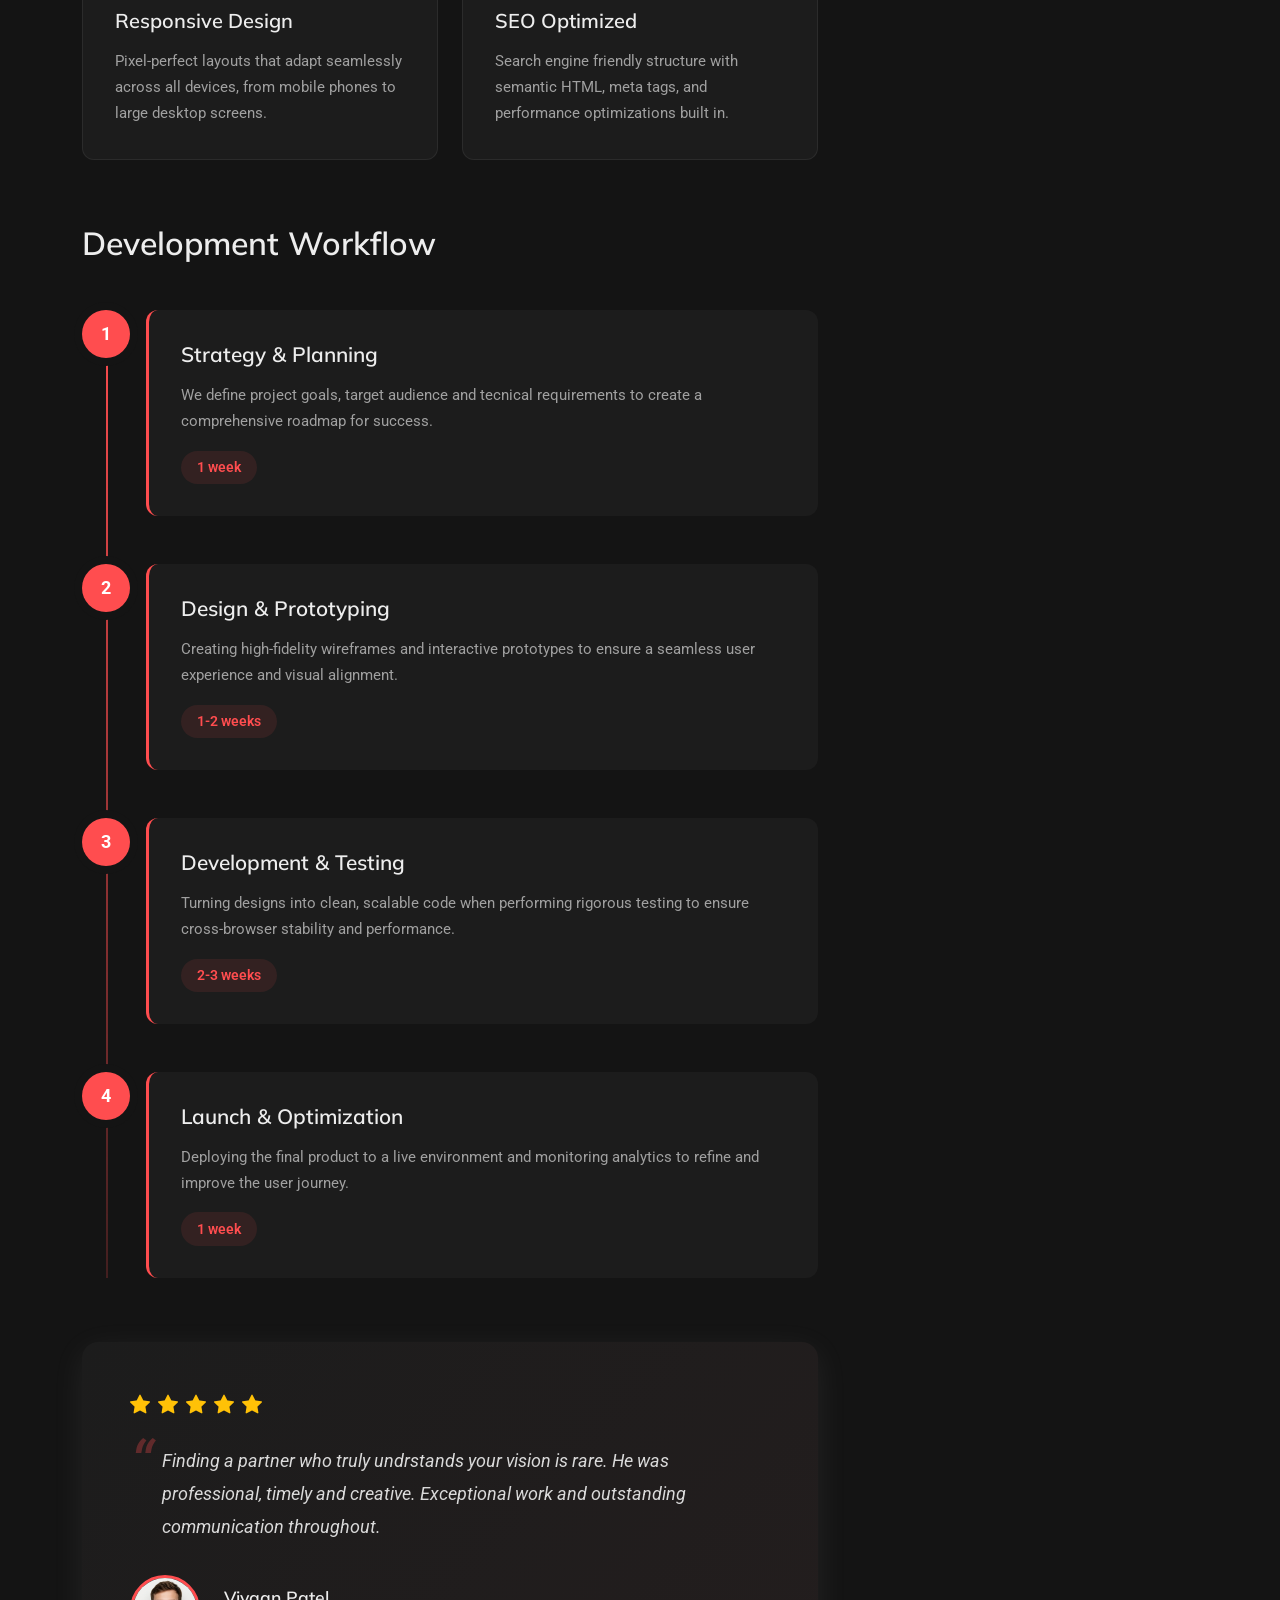
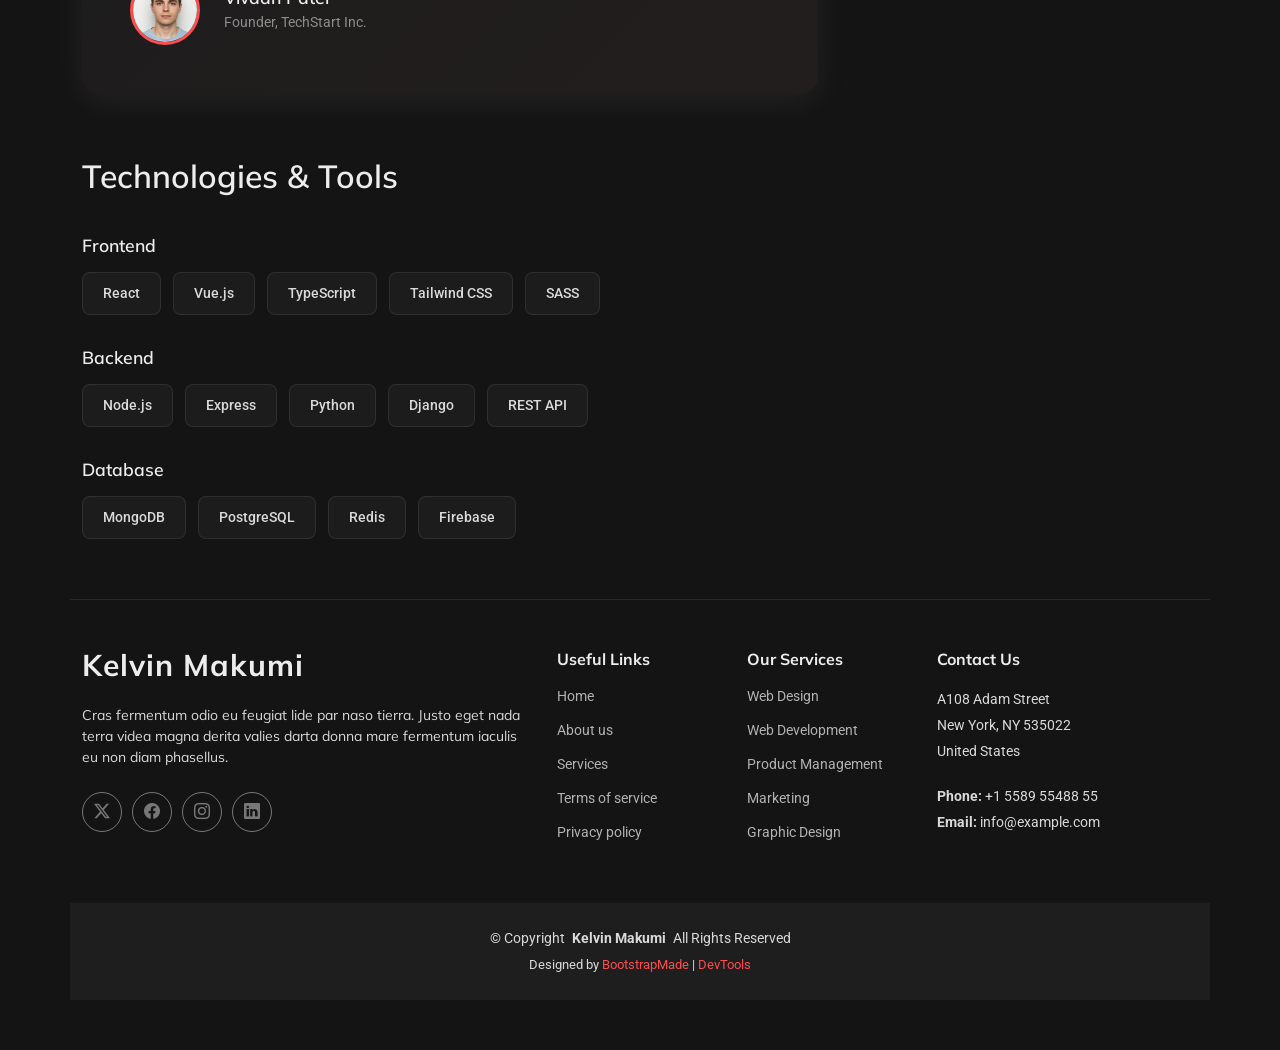
<file: service-details.html>
<!DOCTYPE html>
<html lang="en">

<head>
  <meta charset="utf-8">
  <meta content="width=device-width, initial-scale=1.0" name="viewport">
  <title>Service Details - Kelvin Makumi Portfolio</title>
  <meta name="description" content="">
  <meta name="keywords" content="">

  <!-- Favicons -->
  <link href="assets/img/favicon.png" rel="icon">
  <link href="assets/img/apple-touch-icon.png" rel="apple-touch-icon">

  <!-- Fonts -->
  <link href="https://fonts.googleapis.com" rel="preconnect">
  <link href="https://fonts.gstatic.com" rel="preconnect" crossorigin>
  <link href="https://fonts.googleapis.com/css2?family=Roboto:ital,wght@0,100;0,300;0,400;0,500;0,700;0,900;1,100;1,300;1,400;1,500;1,700;1,900&family=Raleway:ital,wght@0,100;0,200;0,300;0,400;0,500;0,600;0,700;0,800;0,900;1,100;1,200;1,300;1,400;1,500;1,600;1,700;1,800;1,900&family=Mulish:ital,wght@0,200;0,300;0,400;0,500;0,600;0,700;0,800;0,900;1,200;1,300;1,400;1,500;1,600;1,700;1,800;1,900&display=swap" rel="stylesheet">

  <!-- Vendor CSS Files -->
  <link href="assets/vendor/bootstrap/css/bootstrap.min.css" rel="stylesheet">
  <link href="assets/vendor/bootstrap-icons/bootstrap-icons.css" rel="stylesheet">
  <link href="assets/vendor/aos/aos.css" rel="stylesheet">
  <link href="assets/vendor/glightbox/css/glightbox.min.css" rel="stylesheet">
  <link href="assets/vendor/swiper/swiper-bundle.min.css" rel="stylesheet">

  <!-- Main CSS File -->
  <link href="assets/css/main.css" rel="stylesheet">

  <!-- =======================================================
  * Template Name: Kelvin Makumi
  * Template URL: https://bootstrapmade.com/Kelvin Makumi-bootstrap-portfolio-template/
  * Updated: Oct 04 2025 with Bootstrap v5.3.8
  * Author: BootstrapMade.com
  * License: https://bootstrapmade.com/license/
  ======================================================== -->
</head>

<body class="service-details-page">

  <header id="header" class="header d-flex align-items-center sticky-top">
    <div class="container-fluid container-xl position-relative d-flex align-items-center">

      <a href="index.html" class="logo d-flex align-items-center me-auto">
        <!-- Uncomment the line below if you also wish to use an image logo -->
        <!-- <img src="assets/img/logo.webp" alt=""> -->
        <h1 class="sitename">Kelvin Makumi</h1>
      </a>

      <nav id="navmenu" class="navmenu">
        <ul>
          <li><a href="#hero">Home</a></li>
          <li><a href="#about">About</a></li>
          <li><a href="#resume">Resume</a></li>
          <li><a href="#services">Services</a></li>
          <li><a href="#portfolio">Portfolio</a></li>
          <li class="dropdown"><a href="#"><span>Dropdown</span> <i class="bi bi-chevron-down toggle-dropdown"></i></a>
            <ul>
              <li><a href="#">Dropdown 1</a></li>
              <li class="dropdown"><a href="#"><span>Deep Dropdown</span> <i class="bi bi-chevron-down toggle-dropdown"></i></a>
                <ul>
                  <li><a href="#">Deep Dropdown 1</a></li>
                  <li><a href="#">Deep Dropdown 2</a></li>
                  <li><a href="#">Deep Dropdown 3</a></li>
                  <li><a href="#">Deep Dropdown 4</a></li>
                  <li><a href="#">Deep Dropdown 5</a></li>
                </ul>
              </li>
              <li><a href="#">Dropdown 2</a></li>
              <li><a href="#">Dropdown 3</a></li>
              <li><a href="#">Dropdown 4</a></li>
            </ul>
          </li>
          <li><a href="#contact">Contact</a></li>
        </ul>
        <i class="mobile-nav-toggle d-xl-none bi bi-list"></i>
      </nav>

      <a class="btn-getstarted" href="#about">Get Started</a>

    </div>
  </header>

  <main class="main">

    <!-- Page Title -->
    <div class="page-title light-background">
      <div class="container">
        <nav class="breadcrumbs">
          <ol>
            <li><a href="index.html">Home</a></li>
            <li class="current">Service Details</li>
          </ol>
        </nav>
        <h1>Service Details</h1>
      </div>
    </div><!-- End Page Title -->

    <!-- Service Details Section -->
    <section id="service-details" class="service-details section">

      <div class="container" data-aos="fade-up" data-aos-delay="100">

        <div class="row">

          <div class="col-lg-4 order-lg-2">

            <div class="sticky-sidebar">

              <div class="service-card" data-aos="fade-left" data-aos-delay="200">
                <div class="card-header">
                  <div class="service-icon">
                    <i class="bi bi-code-square"></i>
                  </div>
                  <h3>Web Development</h3>
                  <p class="service-tagline">Full-Stack Solutions</p>
                </div>
                <div class="card-body">
                  <div class="price-tag">
                    <span class="label">Starting at</span>
                    <span class="price">KSH.20,000</span>
                  </div>
                  <ul class="quick-info">
                    <li>
                      <i class="bi bi-clock"></i>
                      <span>4-6 weeks delivery</span>
                    </li>
                    <li>
                      <i class="bi bi-arrow-repeat"></i>
                      <span>Unlimited revisions</span>
                    </li>
                    <li>
                      <i class="bi bi-shield-check"></i>
                      <span>60 days support</span>
                    </li>
                  </ul>
                  <div class="cta-buttons">
                    <a href="#" class="btn-primary">Start Project</a>
                    <a href="#" class="btn-secondary">Schedule Call</a>
                  </div>
                </div>
              </div>

              <div class="contact-card" data-aos="fade-left" data-aos-delay="300">
                <h4>Have Questions?</h4>
                <p>Let's discuss your project requirements and how I can help.</p>
                <div class="contact-methods">
                  <a href="mailto:hello@example.com" class="contact-item">
                    <i class="bi bi-envelope"></i>
                    <span>makumikelvin905@gmail.com</span>
                  </a>
                  <a href="tel:+15551234567" class="contact-item">
                    <i class="bi bi-telephone"></i>
                    <span>+254-748604496</span>
                  </a>
                </div>
              </div>

            </div>

          </div>

          <div class="col-lg-8 order-lg-1">

            <div class="service-overview" data-aos="fade-up" data-aos-delay="200">
              <div class="overview-header">
                <span class="badge">Premium Service</span>
                <h2>Professional Web Development That Drives Results</h2>
              </div>
              <p class="lead-text">Transform your digital presence with custom web solutions built to perform. I specialize in creating high-performance websites that combine stunning design with powerful functionality, delivering exceptional user experiences that convert visitors into customers.</p>
            </div>

            <div class="service-image-showcase" data-aos="zoom-in" data-aos-delay="300">
              <img src="assets/img/services/services-1.webp" alt="Web Development" class="img-fluid main-image">
              <div class="image-overlay">
                <div class="tech-stack">
                  <span class="tech-item">HTML</span>
                  <span class="tech-item">Node.js</span>
                  <span class="tech-item">JavaScript</span>
                </div>
              </div>
            </div>

            <div class="features-grid" data-aos="fade-up" data-aos-delay="400">
              <h3 class="section-heading">What You Get</h3>
              <div class="row g-4">
                <div class="col-md-6">
                  <div class="feature-box">
                    <div class="icon-wrapper">
                      <i class="bi bi-layers"></i>
                    </div>
                    <h4>Modern Architecture</h4>
                    <p>Scalable, maintainable code structure using the latest web technologies and best practices for long-term success.</p>
                  </div>
                </div>
                <div class="col-md-6">
                  <div class="feature-box">
                    <div class="icon-wrapper">
                      <i class="bi bi-speedometer2"></i>
                    </div>
                    <h4>Lightning Fast</h4>
                    <p>Optimized performance with lazy loading, code splitting, and CDN integration for instant page loads.</p>
                  </div>
                </div>
                <div class="col-md-6">
                  <div class="feature-box">
                    <div class="icon-wrapper">
                      <i class="bi bi-phone-landscape"></i>
                    </div>
                    <h4>Responsive Design</h4>
                    <p>Pixel-perfect layouts that adapt seamlessly across all devices, from mobile phones to large desktop screens.</p>
                  </div>
                </div>
                <div class="col-md-6">
                  <div class="feature-box">
                    <div class="icon-wrapper">
                      <i class="bi bi-graph-up"></i>
                    </div>
                    <h4>SEO Optimized</h4>
                    <p>Search engine friendly structure with semantic HTML, meta tags, and performance optimizations built in.</p>
                  </div>
                </div>
              </div>
            </div>

            <div class="workflow-section" data-aos="fade-up" data-aos-delay="500">
              <h3 class="section-heading">Development Workflow</h3>
              <div class="timeline">
                <div class="timeline-item">
                  <div class="timeline-marker">1</div>
                  <div class="timeline-content">
                    <h4>Strategy &amp; Planning</h4>
                    <p>We define project goals, target audience and tecnical requirements to create a comprehensive roadmap for success.</p>
                    <span class="duration">1 week</span>
                  </div>
                </div>
                <div class="timeline-item">
                  <div class="timeline-marker">2</div>
                  <div class="timeline-content">
                    <h4>Design &amp; Prototyping</h4>
                    <p>Creating high-fidelity wireframes and interactive prototypes to ensure a seamless user experience and visual alignment.</p>
                    <span class="duration">1-2 weeks</span>
                  </div>
                </div>
                <div class="timeline-item">
                  <div class="timeline-marker">3</div>
                  <div class="timeline-content">
                    <h4>Development &amp; Testing</h4>
                    <p>Turning designs into clean, scalable code when performing rigorous testing to ensure cross-browser stability and performance.</p>
                    <span class="duration">2-3 weeks</span>
                  </div>
                </div>
                <div class="timeline-item">
                  <div class="timeline-marker">4</div>
                  <div class="timeline-content">
                    <h4>Launch &amp; Optimization</h4>
                    <p>Deploying the final product to a live environment and monitoring analytics to refine and improve the user journey.</p>
                    <span class="duration">1 week</span>
                  </div>
                </div>
              </div>
            </div>

            <div class="testimonial-section" data-aos="fade-up" data-aos-delay="600">
              <div class="testimonial-card">
                <div class="stars">
                  <i class="bi bi-star-fill"></i>
                  <i class="bi bi-star-fill"></i>
                  <i class="bi bi-star-fill"></i>
                  <i class="bi bi-star-fill"></i>
                  <i class="bi bi-star-fill"></i>
                </div>
                <blockquote>
                Finding a partner who truly undrstands your vision is rare. He was professional, timely and creative. Exceptional work and outstanding communication throughout.
                </blockquote>
                <div class="client-info">
                  <img src="assets/img/person/person-m-5.webp" alt="Michael Chen" class="client-avatar">
                  <div class="client-details">
                    <h5>Vivaan Patel</h5>
                    <p>Founder, TechStart Inc.</p>
                  </div>
                </div>
              </div>
            </div>

            <div class="tech-details" data-aos="fade-up" data-aos-delay="700">
              <h3 class="section-heading">Technologies &amp; Tools</h3>
              <div class="tech-categories">
                <div class="tech-category">
                  <h5>Frontend</h5>
                  <div class="tech-tags">
                    <span>React</span>
                    <span>Vue.js</span>
                    <span>TypeScript</span>
                    <span>Tailwind CSS</span>
                    <span>SASS</span>
                  </div>
                </div>
                <div class="tech-category">
                  <h5>Backend</h5>
                  <div class="tech-tags">
                    <span>Node.js</span>
                    <span>Express</span>
                    <span>Python</span>
                    <span>Django</span>
                    <span>REST API</span>
                  </div>
                </div>
                <div class="tech-category">
                  <h5>Database</h5>
                  <div class="tech-tags">
                    <span>MongoDB</span>
                    <span>PostgreSQL</span>
                    <span>Redis</span>
                    <span>Firebase</span>
                  </div>
                </div>
              </div>
            </div>

          </div>

        </div>

      </div>

    </section><!-- /Service Details Section -->

  </main>

  <footer id="footer" class="footer">

    <div class="container footer-top">
      <div class="row gy-4">
        <div class="col-lg-5 col-md-12 footer-about">
          <a href="index.html" class="logo d-flex align-items-center">
            <span class="sitename">Kelvin Makumi</span>
          </a>
          <p>Cras fermentum odio eu feugiat lide par naso tierra. Justo eget nada terra videa magna derita valies darta donna mare fermentum iaculis eu non diam phasellus.</p>
          <div class="social-links d-flex mt-4">
            <a href=""><i class="bi bi-twitter-x"></i></a>
            <a href=""><i class="bi bi-facebook"></i></a>
            <a href=""><i class="bi bi-instagram"></i></a>
            <a href=""><i class="bi bi-linkedin"></i></a>
          </div>
        </div>

        <div class="col-lg-2 col-6 footer-links">
          <h4>Useful Links</h4>
          <ul>
            <li><a href="#">Home</a></li>
            <li><a href="#">About us</a></li>
            <li><a href="#">Services</a></li>
            <li><a href="#">Terms of service</a></li>
            <li><a href="#">Privacy policy</a></li>
          </ul>
        </div>

        <div class="col-lg-2 col-6 footer-links">
          <h4>Our Services</h4>
          <ul>
            <li><a href="#">Web Design</a></li>
            <li><a href="#">Web Development</a></li>
            <li><a href="#">Product Management</a></li>
            <li><a href="#">Marketing</a></li>
            <li><a href="#">Graphic Design</a></li>
          </ul>
        </div>

        <div class="col-lg-3 col-md-12 footer-contact text-center text-md-start">
          <h4>Contact Us</h4>
          <p>A108 Adam Street</p>
          <p>New York, NY 535022</p>
          <p>United States</p>
          <p class="mt-4"><strong>Phone:</strong> <span>+1 5589 55488 55</span></p>
          <p><strong>Email:</strong> <span>info@example.com</span></p>
        </div>

      </div>
    </div>

    <div class="container copyright text-center mt-4">
      <p>© <span>Copyright</span> <strong class="px-1 sitename">Kelvin Makumi</strong> <span>All Rights Reserved</span></p>
      <div class="credits">
        <!-- All the links in the footer should remain intact. -->
        <!-- You can delete the links only if you've purchased the pro version. -->
        <!-- Licensing information: https://bootstrapmade.com/license/ -->
        <!-- Purchase the pro version with working PHP/AJAX contact form: [buy-url] -->
        Designed by <a href="https://bootstrapmade.com/">BootstrapMade</a> | <a href="https://bootstrapmade.com/tools/">DevTools</a>
      </div>
    </div>

  </footer>

  <!-- Scroll Top -->
  <a href="#" id="scroll-top" class="scroll-top d-flex align-items-center justify-content-center"><i class="bi bi-arrow-up-short"></i></a>

  <!-- Preloader -->
  <div id="preloader"></div>

  <!-- Vendor JS Files -->
  <script src="assets/vendor/bootstrap/js/bootstrap.bundle.min.js"></script>
  <script src="assets/vendor/php-email-form/validate.js"></script>
  <script src="assets/vendor/aos/aos.js"></script>
  <script src="assets/vendor/typed.js/typed.umd.js"></script>
  <script src="assets/vendor/waypoints/noframework.waypoints.js"></script>
  <script src="assets/vendor/glightbox/js/glightbox.min.js"></script>
  <script src="assets/vendor/imagesloaded/imagesloaded.pkgd.min.js"></script>
  <script src="assets/vendor/isotope-layout/isotope.pkgd.min.js"></script>
  <script src="assets/vendor/swiper/swiper-bundle.min.js"></script>

  <!-- Main JS File -->
  <script src="assets/js/main.js"></script>

</body>

</html>
</file>
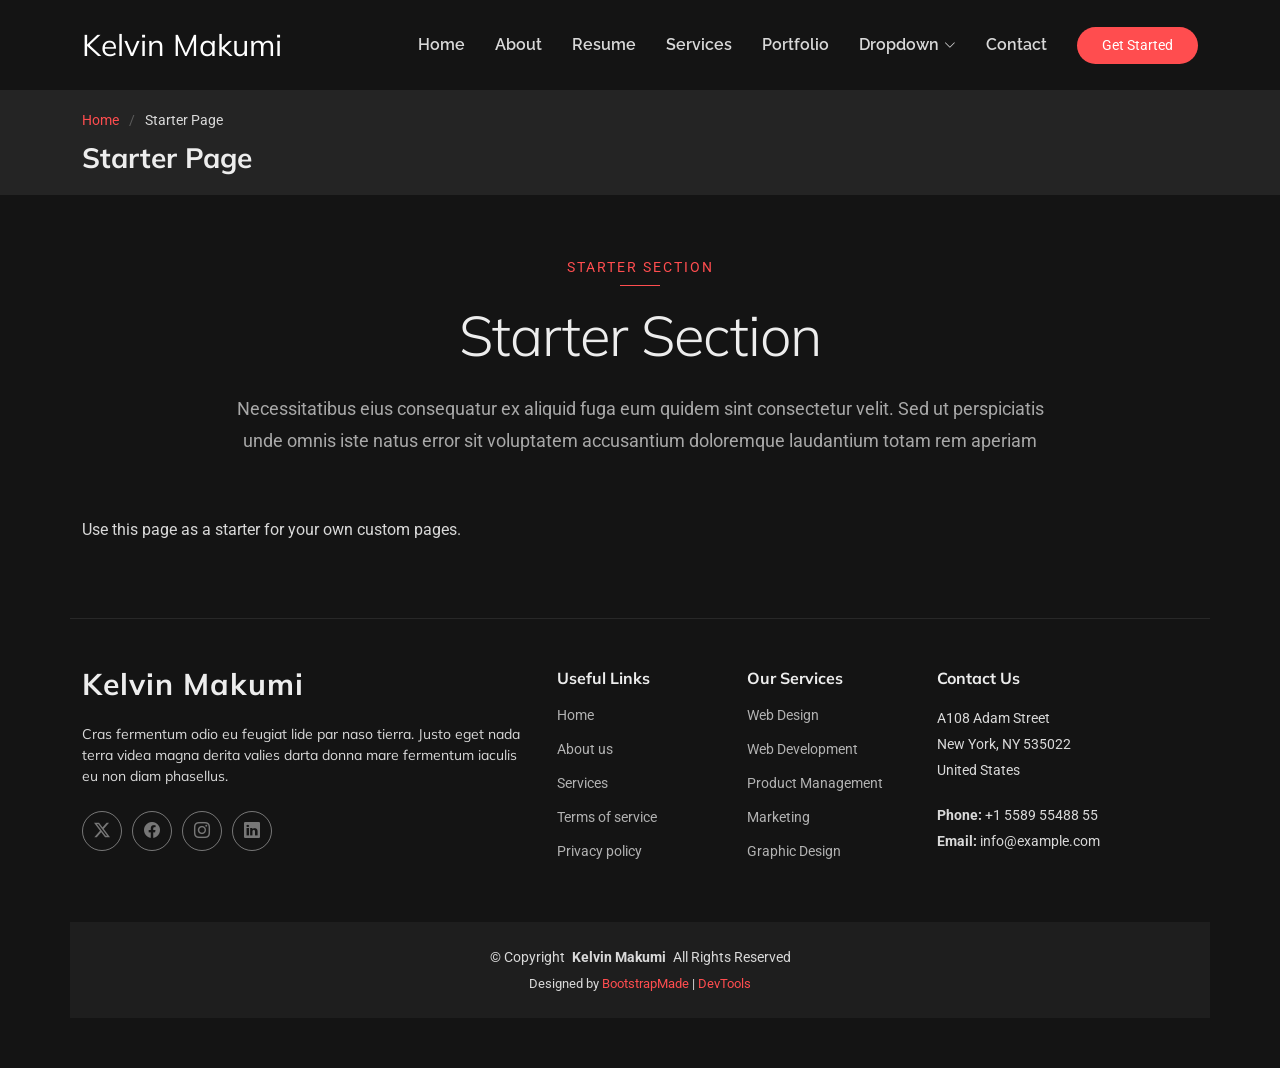
<file: starter-page.html>
<!DOCTYPE html>
<html lang="en">

<head>
  <meta charset="utf-8">
  <meta content="width=device-width, initial-scale=1.0" name="viewport">
  <title>Starter Page - Kelvin Makumi Bootstrap Template</title>
  <meta name="description" content="">
  <meta name="keywords" content="">

  <!-- Favicons -->
  <link href="assets/img/favicon.png" rel="icon">
  <link href="assets/img/apple-touch-icon.png" rel="apple-touch-icon">

  <!-- Fonts -->
  <link href="https://fonts.googleapis.com" rel="preconnect">
  <link href="https://fonts.gstatic.com" rel="preconnect" crossorigin>
  <link href="https://fonts.googleapis.com/css2?family=Roboto:ital,wght@0,100;0,300;0,400;0,500;0,700;0,900;1,100;1,300;1,400;1,500;1,700;1,900&family=Raleway:ital,wght@0,100;0,200;0,300;0,400;0,500;0,600;0,700;0,800;0,900;1,100;1,200;1,300;1,400;1,500;1,600;1,700;1,800;1,900&family=Mulish:ital,wght@0,200;0,300;0,400;0,500;0,600;0,700;0,800;0,900;1,200;1,300;1,400;1,500;1,600;1,700;1,800;1,900&display=swap" rel="stylesheet">

  <!-- Vendor CSS Files -->
  <link href="assets/vendor/bootstrap/css/bootstrap.min.css" rel="stylesheet">
  <link href="assets/vendor/bootstrap-icons/bootstrap-icons.css" rel="stylesheet">
  <link href="assets/vendor/aos/aos.css" rel="stylesheet">
  <link href="assets/vendor/glightbox/css/glightbox.min.css" rel="stylesheet">
  <link href="assets/vendor/swiper/swiper-bundle.min.css" rel="stylesheet">

  <!-- Main CSS File -->
  <link href="assets/css/main.css" rel="stylesheet">

  <!-- =======================================================
  * Template Name: Kelvin Makumi
  * Template URL: https://bootstrapmade.com/Kelvin Makumi-bootstrap-portfolio-template/
  * Updated: Oct 04 2025 with Bootstrap v5.3.8
  * Author: BootstrapMade.com
  * License: https://bootstrapmade.com/license/
  ======================================================== -->
</head>

<body class="starter-page-page">

  <header id="header" class="header d-flex align-items-center sticky-top">
    <div class="container-fluid container-xl position-relative d-flex align-items-center">

      <a href="index.html" class="logo d-flex align-items-center me-auto">
        <!-- Uncomment the line below if you also wish to use an image logo -->
        <!-- <img src="assets/img/logo.webp" alt=""> -->
        <h1 class="sitename">Kelvin Makumi</h1>
      </a>

      <nav id="navmenu" class="navmenu">
        <ul>
          <li><a href="#hero">Home</a></li>
          <li><a href="#about">About</a></li>
          <li><a href="#resume">Resume</a></li>
          <li><a href="#services">Services</a></li>
          <li><a href="#portfolio">Portfolio</a></li>
          <li class="dropdown"><a href="#"><span>Dropdown</span> <i class="bi bi-chevron-down toggle-dropdown"></i></a>
            <ul>
              <li><a href="#">Dropdown 1</a></li>
              <li class="dropdown"><a href="#"><span>Deep Dropdown</span> <i class="bi bi-chevron-down toggle-dropdown"></i></a>
                <ul>
                  <li><a href="#">Deep Dropdown 1</a></li>
                  <li><a href="#">Deep Dropdown 2</a></li>
                  <li><a href="#">Deep Dropdown 3</a></li>
                  <li><a href="#">Deep Dropdown 4</a></li>
                  <li><a href="#">Deep Dropdown 5</a></li>
                </ul>
              </li>
              <li><a href="#">Dropdown 2</a></li>
              <li><a href="#">Dropdown 3</a></li>
              <li><a href="#">Dropdown 4</a></li>
            </ul>
          </li>
          <li><a href="#contact">Contact</a></li>
        </ul>
        <i class="mobile-nav-toggle d-xl-none bi bi-list"></i>
      </nav>

      <a class="btn-getstarted" href="#about">Get Started</a>

    </div>
  </header>

  <main class="main">

    <!-- Page Title -->
    <div class="page-title light-background">
      <div class="container">
        <nav class="breadcrumbs">
          <ol>
            <li><a href="index.html">Home</a></li>
            <li class="current">Starter Page</li>
          </ol>
        </nav>
        <h1>Starter Page</h1>
      </div>
    </div><!-- End Page Title -->

    <!-- Starter Section Section -->
    <section id="starter-section" class="starter-section section">

      <!-- Section Title -->
      <div class="container section-title" data-aos="fade-up">
        <span class="subtitle">Starter Section</span>
        <h2>Starter Section</h2>
        <p>Necessitatibus eius consequatur ex aliquid fuga eum quidem sint consectetur velit. Sed ut perspiciatis unde omnis iste natus error sit voluptatem accusantium doloremque laudantium totam rem aperiam</p>
      </div><!-- End Section Title -->

      <div class="container" data-aos="fade-up">
        <p>Use this page as a starter for your own custom pages.</p>
      </div>

    </section><!-- /Starter Section Section -->

  </main>

  <footer id="footer" class="footer">

    <div class="container footer-top">
      <div class="row gy-4">
        <div class="col-lg-5 col-md-12 footer-about">
          <a href="index.html" class="logo d-flex align-items-center">
            <span class="sitename">Kelvin Makumi</span>
          </a>
          <p>Cras fermentum odio eu feugiat lide par naso tierra. Justo eget nada terra videa magna derita valies darta donna mare fermentum iaculis eu non diam phasellus.</p>
          <div class="social-links d-flex mt-4">
            <a href=""><i class="bi bi-twitter-x"></i></a>
            <a href=""><i class="bi bi-facebook"></i></a>
            <a href=""><i class="bi bi-instagram"></i></a>
            <a href=""><i class="bi bi-linkedin"></i></a>
          </div>
        </div>

        <div class="col-lg-2 col-6 footer-links">
          <h4>Useful Links</h4>
          <ul>
            <li><a href="#">Home</a></li>
            <li><a href="#">About us</a></li>
            <li><a href="#">Services</a></li>
            <li><a href="#">Terms of service</a></li>
            <li><a href="#">Privacy policy</a></li>
          </ul>
        </div>

        <div class="col-lg-2 col-6 footer-links">
          <h4>Our Services</h4>
          <ul>
            <li><a href="#">Web Design</a></li>
            <li><a href="#">Web Development</a></li>
            <li><a href="#">Product Management</a></li>
            <li><a href="#">Marketing</a></li>
            <li><a href="#">Graphic Design</a></li>
          </ul>
        </div>

        <div class="col-lg-3 col-md-12 footer-contact text-center text-md-start">
          <h4>Contact Us</h4>
          <p>A108 Adam Street</p>
          <p>New York, NY 535022</p>
          <p>United States</p>
          <p class="mt-4"><strong>Phone:</strong> <span>+1 5589 55488 55</span></p>
          <p><strong>Email:</strong> <span>info@example.com</span></p>
        </div>

      </div>
    </div>

    <div class="container copyright text-center mt-4">
      <p>© <span>Copyright</span> <strong class="px-1 sitename">Kelvin Makumi</strong> <span>All Rights Reserved</span></p>
      <div class="credits">
        <!-- All the links in the footer should remain intact. -->
        <!-- You can delete the links only if you've purchased the pro version. -->
        <!-- Licensing information: https://bootstrapmade.com/license/ -->
        <!-- Purchase the pro version with working PHP/AJAX contact form: [buy-url] -->
        Designed by <a href="https://bootstrapmade.com/">BootstrapMade</a> | <a href="https://bootstrapmade.com/tools/">DevTools</a>
      </div>
    </div>

  </footer>

  <!-- Scroll Top -->
  <a href="#" id="scroll-top" class="scroll-top d-flex align-items-center justify-content-center"><i class="bi bi-arrow-up-short"></i></a>

  <!-- Preloader -->
  <div id="preloader"></div>

  <!-- Vendor JS Files -->
  <script src="assets/vendor/bootstrap/js/bootstrap.bundle.min.js"></script>
  <script src="assets/vendor/php-email-form/validate.js"></script>
  <script src="assets/vendor/aos/aos.js"></script>
  <script src="assets/vendor/typed.js/typed.umd.js"></script>
  <script src="assets/vendor/waypoints/noframework.waypoints.js"></script>
  <script src="assets/vendor/glightbox/js/glightbox.min.js"></script>
  <script src="assets/vendor/imagesloaded/imagesloaded.pkgd.min.js"></script>
  <script src="assets/vendor/isotope-layout/isotope.pkgd.min.js"></script>
  <script src="assets/vendor/swiper/swiper-bundle.min.js"></script>

  <!-- Main JS File -->
  <script src="assets/js/main.js"></script>

</body>

</html>
</file>
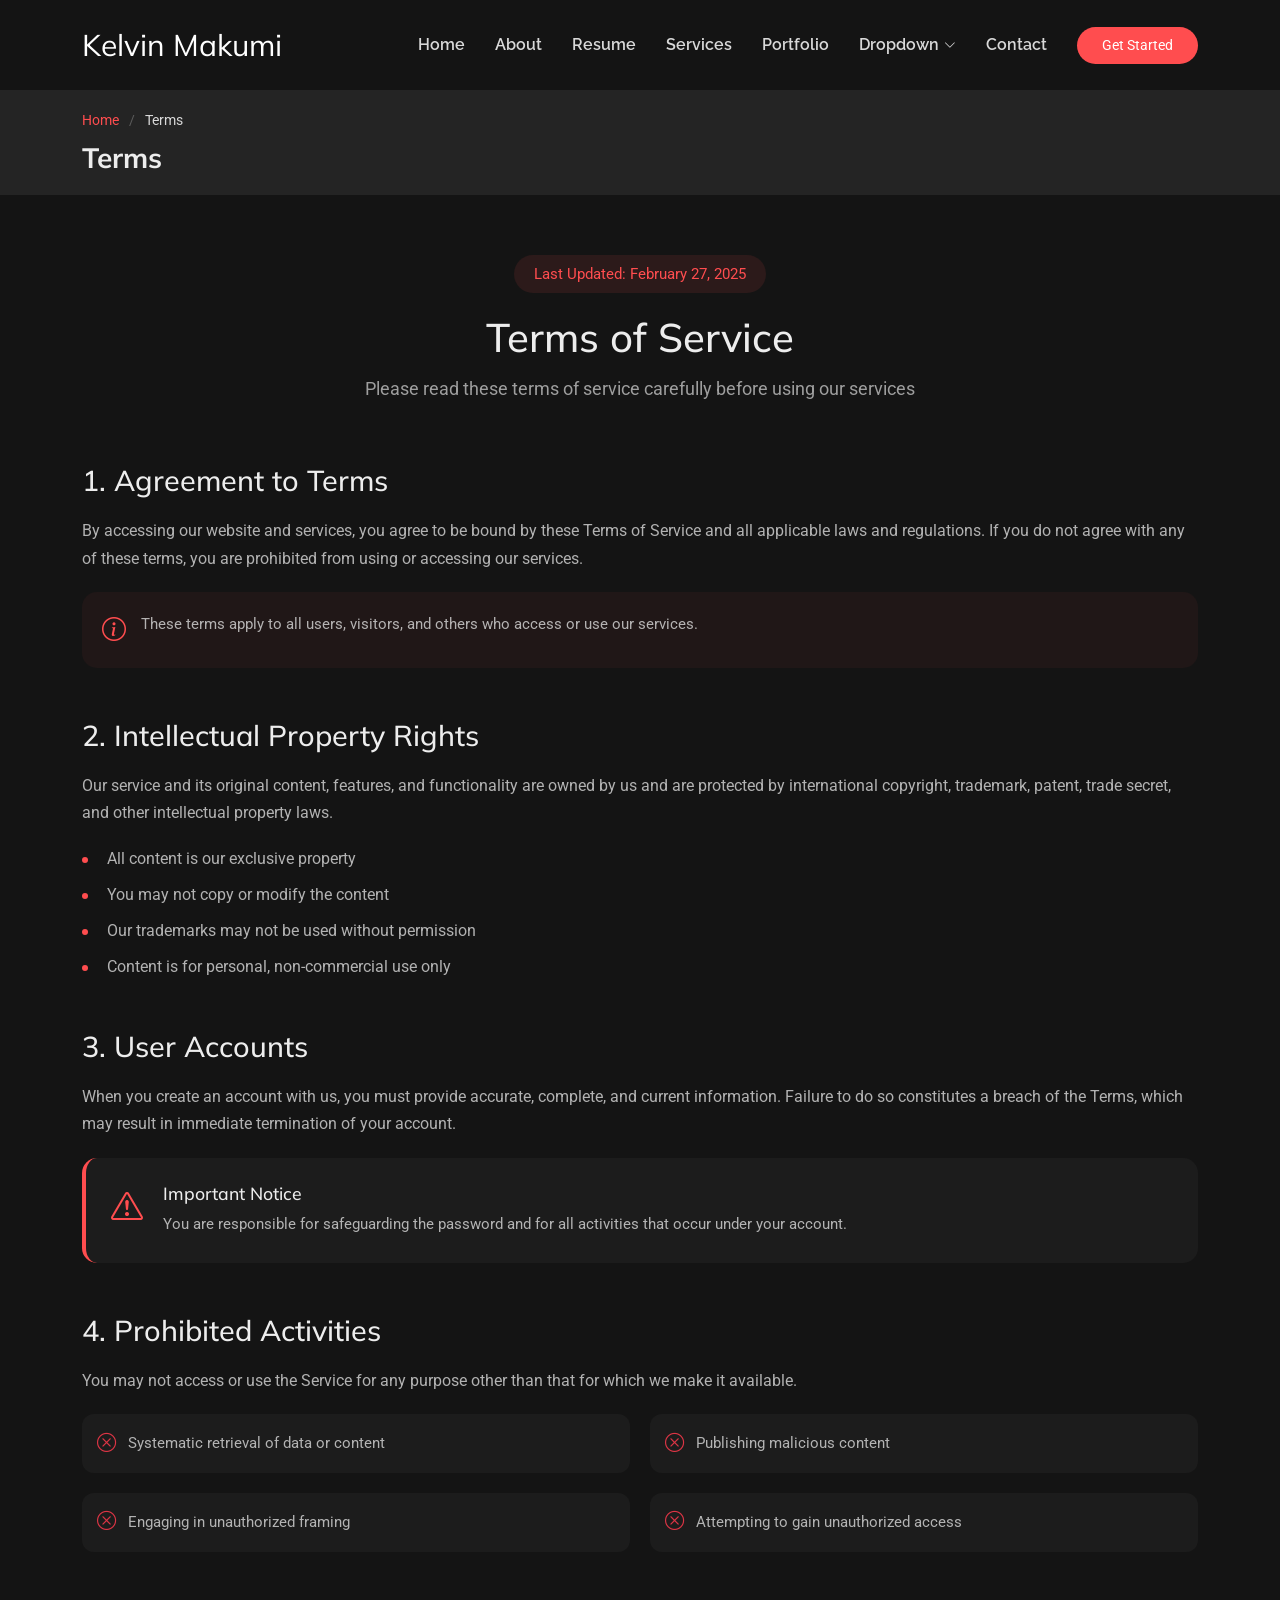
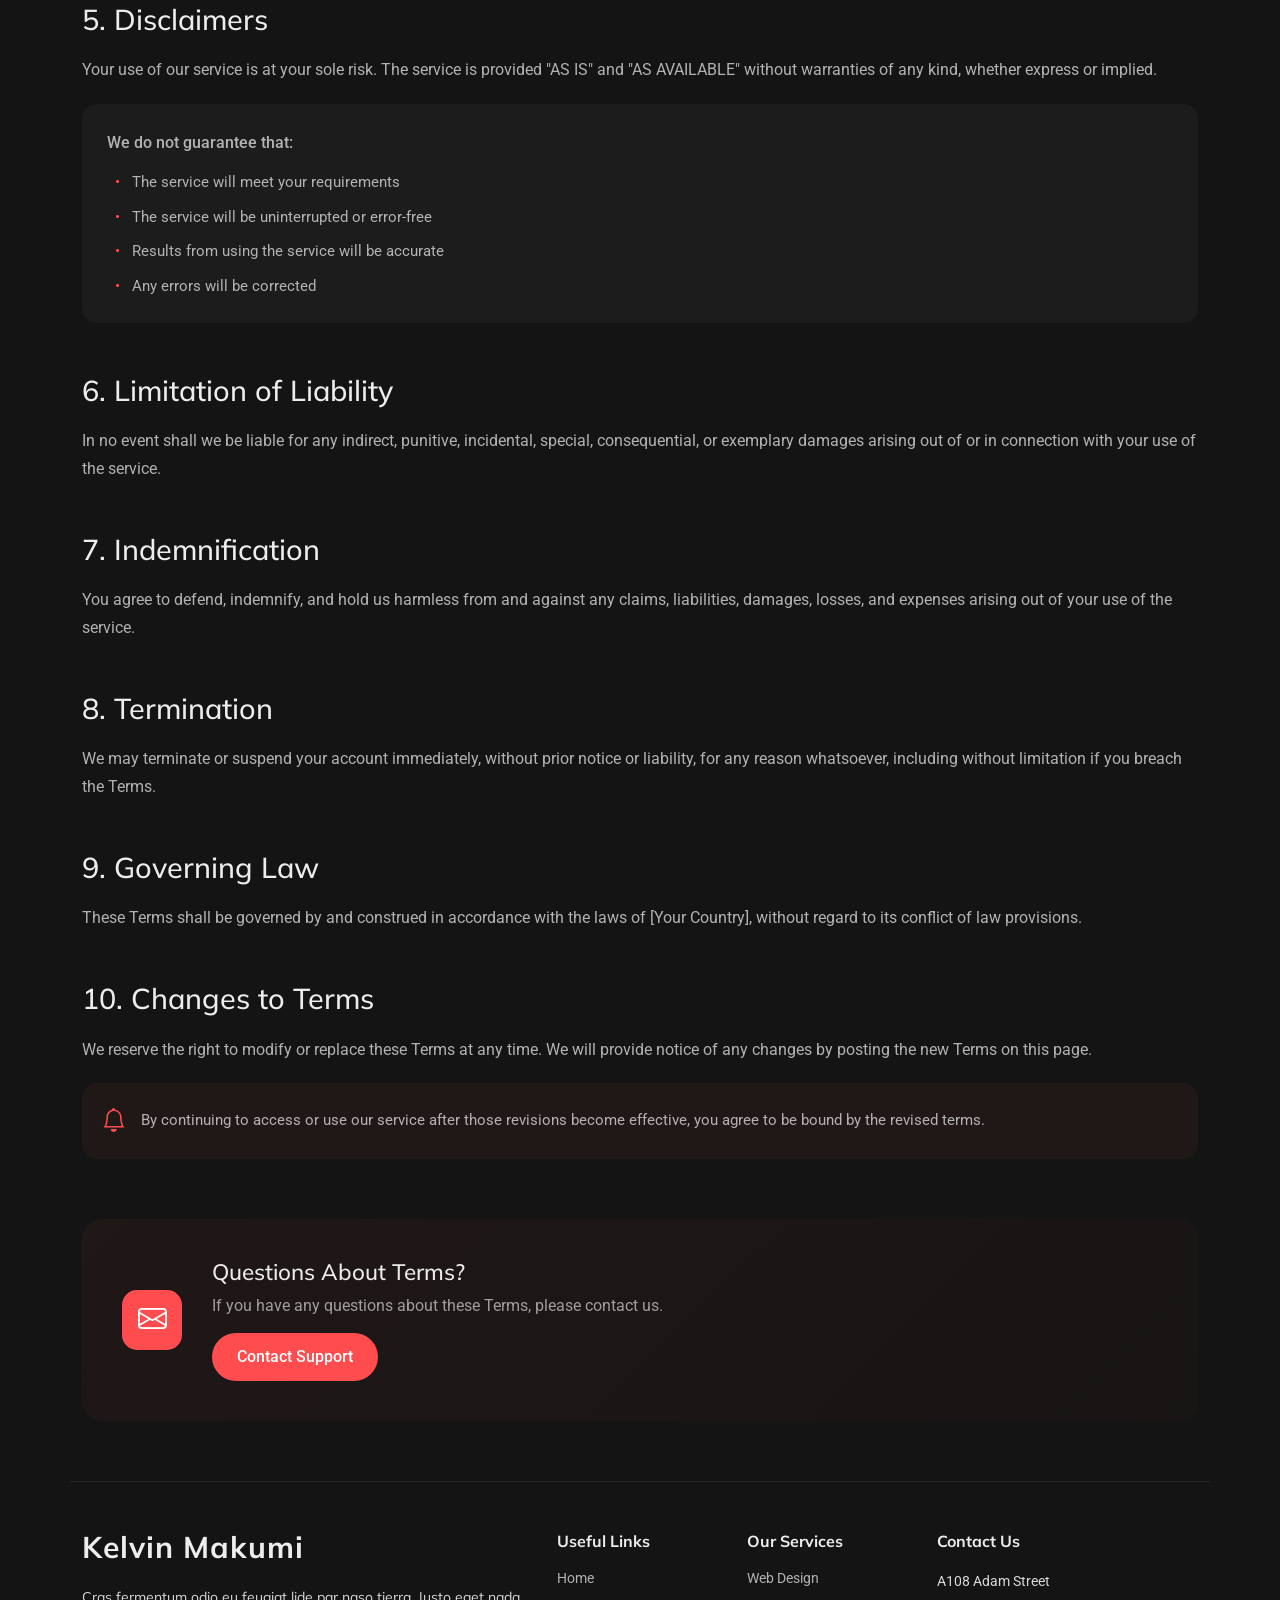
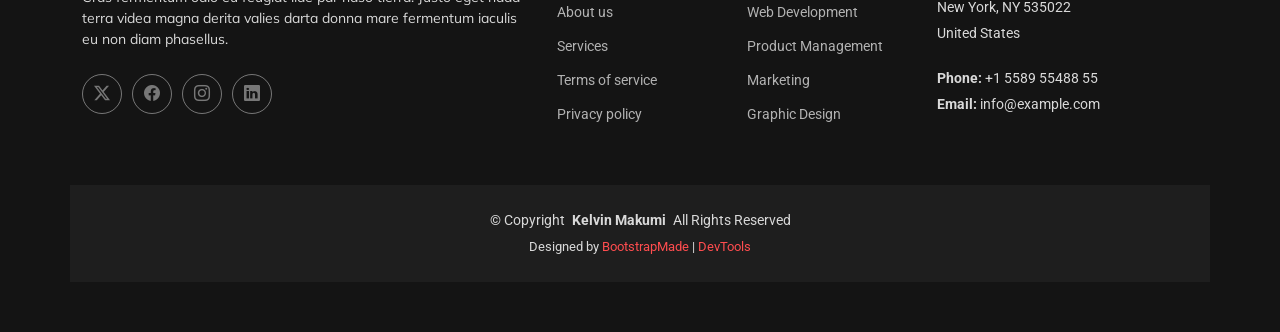
<file: terms.html>
<!DOCTYPE html>
<html lang="en">

<head>
  <meta charset="utf-8">
  <meta content="width=device-width, initial-scale=1.0" name="viewport">
  <title>Terms - Kelvin Makumi Bootstrap Template</title>
  <meta name="description" content="">
  <meta name="keywords" content="">

  <!-- Favicons -->
  <link href="assets/img/favicon.png" rel="icon">
  <link href="assets/img/apple-touch-icon.png" rel="apple-touch-icon">

  <!-- Fonts -->
  <link href="https://fonts.googleapis.com" rel="preconnect">
  <link href="https://fonts.gstatic.com" rel="preconnect" crossorigin>
  <link href="https://fonts.googleapis.com/css2?family=Roboto:ital,wght@0,100;0,300;0,400;0,500;0,700;0,900;1,100;1,300;1,400;1,500;1,700;1,900&family=Raleway:ital,wght@0,100;0,200;0,300;0,400;0,500;0,600;0,700;0,800;0,900;1,100;1,200;1,300;1,400;1,500;1,600;1,700;1,800;1,900&family=Mulish:ital,wght@0,200;0,300;0,400;0,500;0,600;0,700;0,800;0,900;1,200;1,300;1,400;1,500;1,600;1,700;1,800;1,900&display=swap" rel="stylesheet">

  <!-- Vendor CSS Files -->
  <link href="assets/vendor/bootstrap/css/bootstrap.min.css" rel="stylesheet">
  <link href="assets/vendor/bootstrap-icons/bootstrap-icons.css" rel="stylesheet">
  <link href="assets/vendor/aos/aos.css" rel="stylesheet">
  <link href="assets/vendor/glightbox/css/glightbox.min.css" rel="stylesheet">
  <link href="assets/vendor/swiper/swiper-bundle.min.css" rel="stylesheet">

  <!-- Main CSS File -->
  <link href="assets/css/main.css" rel="stylesheet">

  <!-- =======================================================
  * Template Name: Kelvin Makumi
  * Template URL: https://bootstrapmade.com/Kelvin Makumi-bootstrap-portfolio-template/
  * Updated: Oct 04 2025 with Bootstrap v5.3.8
  * Author: BootstrapMade.com
  * License: https://bootstrapmade.com/license/
  ======================================================== -->
</head>

<body class="terms-page">

  <header id="header" class="header d-flex align-items-center sticky-top">
    <div class="container-fluid container-xl position-relative d-flex align-items-center">

      <a href="index.html" class="logo d-flex align-items-center me-auto">
        <!-- Uncomment the line below if you also wish to use an image logo -->
        <!-- <img src="assets/img/logo.webp" alt=""> -->
        <h1 class="sitename">Kelvin Makumi</h1>
      </a>

      <nav id="navmenu" class="navmenu">
        <ul>
          <li><a href="#hero">Home</a></li>
          <li><a href="#about">About</a></li>
          <li><a href="#resume">Resume</a></li>
          <li><a href="#services">Services</a></li>
          <li><a href="#portfolio">Portfolio</a></li>
          <li class="dropdown"><a href="#"><span>Dropdown</span> <i class="bi bi-chevron-down toggle-dropdown"></i></a>
            <ul>
              <li><a href="#">Dropdown 1</a></li>
              <li class="dropdown"><a href="#"><span>Deep Dropdown</span> <i class="bi bi-chevron-down toggle-dropdown"></i></a>
                <ul>
                  <li><a href="#">Deep Dropdown 1</a></li>
                  <li><a href="#">Deep Dropdown 2</a></li>
                  <li><a href="#">Deep Dropdown 3</a></li>
                  <li><a href="#">Deep Dropdown 4</a></li>
                  <li><a href="#">Deep Dropdown 5</a></li>
                </ul>
              </li>
              <li><a href="#">Dropdown 2</a></li>
              <li><a href="#">Dropdown 3</a></li>
              <li><a href="#">Dropdown 4</a></li>
            </ul>
          </li>
          <li><a href="#contact">Contact</a></li>
        </ul>
        <i class="mobile-nav-toggle d-xl-none bi bi-list"></i>
      </nav>

      <a class="btn-getstarted" href="#about">Get Started</a>

    </div>
  </header>

  <main class="main">

    <!-- Page Title -->
    <div class="page-title light-background">
      <div class="container">
        <nav class="breadcrumbs">
          <ol>
            <li><a href="index.html">Home</a></li>
            <li class="current">Terms</li>
          </ol>
        </nav>
        <h1>Terms</h1>
      </div>
    </div><!-- End Page Title -->

    <!-- Terms Of Service Section -->
    <section id="terms-of-service" class="terms-of-service section">

      <div class="container" data-aos="fade-up">
        <!-- Page Header -->
        <div class="tos-header text-center" data-aos="fade-up">
          <span class="last-updated">Last Updated: February 27, 2025</span>
          <h2>Terms of Service</h2>
          <p>Please read these terms of service carefully before using our services</p>
        </div>

        <!-- Content -->
        <div class="tos-content" data-aos="fade-up" data-aos-delay="200">
          <!-- Agreement Section -->
          <div id="agreement" class="content-section">
            <h3>1. Agreement to Terms</h3>
            <p>By accessing our website and services, you agree to be bound by these Terms of Service and all applicable laws and regulations. If you do not agree with any of these terms, you are prohibited from using or accessing our services.</p>
            <div class="info-box">
              <i class="bi bi-info-circle"></i>
              <p>These terms apply to all users, visitors, and others who access or use our services.</p>
            </div>
          </div>

          <!-- Intellectual Property -->
          <div id="intellectual-property" class="content-section">
            <h3>2. Intellectual Property Rights</h3>
            <p>Our service and its original content, features, and functionality are owned by us and are protected by international copyright, trademark, patent, trade secret, and other intellectual property laws.</p>
            <ul class="list-items">
              <li>All content is our exclusive property</li>
              <li>You may not copy or modify the content</li>
              <li>Our trademarks may not be used without permission</li>
              <li>Content is for personal, non-commercial use only</li>
            </ul>
          </div>

          <!-- User Accounts -->
          <div id="user-accounts" class="content-section">
            <h3>3. User Accounts</h3>
            <p>When you create an account with us, you must provide accurate, complete, and current information. Failure to do so constitutes a breach of the Terms, which may result in immediate termination of your account.</p>
            <div class="alert-box">
              <i class="bi bi-exclamation-triangle"></i>
              <div class="alert-content">
                <h5>Important Notice</h5>
                <p>You are responsible for safeguarding the password and for all activities that occur under your account.</p>
              </div>
            </div>
          </div>

          <!-- Prohibited Activities -->
          <div id="prohibited" class="content-section">
            <h3>4. Prohibited Activities</h3>
            <p>You may not access or use the Service for any purpose other than that for which we make it available.</p>
            <div class="prohibited-list">
              <div class="prohibited-item">
                <i class="bi bi-x-circle"></i>
                <span>Systematic retrieval of data or content</span>
              </div>
              <div class="prohibited-item">
                <i class="bi bi-x-circle"></i>
                <span>Publishing malicious content</span>
              </div>
              <div class="prohibited-item">
                <i class="bi bi-x-circle"></i>
                <span>Engaging in unauthorized framing</span>
              </div>
              <div class="prohibited-item">
                <i class="bi bi-x-circle"></i>
                <span>Attempting to gain unauthorized access</span>
              </div>
            </div>
          </div>

          <!-- Disclaimers -->
          <div id="disclaimer" class="content-section">
            <h3>5. Disclaimers</h3>
            <p>Your use of our service is at your sole risk. The service is provided "AS IS" and "AS AVAILABLE" without warranties of any kind, whether express or implied.</p>
            <div class="disclaimer-box">
              <p>We do not guarantee that:</p>
              <ul>
                <li>The service will meet your requirements</li>
                <li>The service will be uninterrupted or error-free</li>
                <li>Results from using the service will be accurate</li>
                <li>Any errors will be corrected</li>
              </ul>
            </div>
          </div>

          <!-- Limitation of Liability -->
          <div id="limitation" class="content-section">
            <h3>6. Limitation of Liability</h3>
            <p>In no event shall we be liable for any indirect, punitive, incidental, special, consequential, or exemplary damages arising out of or in connection with your use of the service.</p>
          </div>

          <!-- Indemnification -->
          <div id="indemnification" class="content-section">
            <h3>7. Indemnification</h3>
            <p>You agree to defend, indemnify, and hold us harmless from and against any claims, liabilities, damages, losses, and expenses arising out of your use of the service.</p>
          </div>

          <!-- Termination -->
          <div id="termination" class="content-section">
            <h3>8. Termination</h3>
            <p>We may terminate or suspend your account immediately, without prior notice or liability, for any reason whatsoever, including without limitation if you breach the Terms.</p>
          </div>

          <!-- Governing Law -->
          <div id="governing-law" class="content-section">
            <h3>9. Governing Law</h3>
            <p>These Terms shall be governed by and construed in accordance with the laws of [Your Country], without regard to its conflict of law provisions.</p>
          </div>

          <!-- Changes -->
          <div id="changes" class="content-section">
            <h3>10. Changes to Terms</h3>
            <p>We reserve the right to modify or replace these Terms at any time. We will provide notice of any changes by posting the new Terms on this page.</p>
            <div class="notice-box">
              <i class="bi bi-bell"></i>
              <p>By continuing to access or use our service after those revisions become effective, you agree to be bound by the revised terms.</p>
            </div>
          </div>
        </div>

        <!-- Contact Section -->
        <div class="tos-contact" data-aos="fade-up" data-aos-delay="300">
          <div class="contact-box">
            <div class="contact-icon">
              <i class="bi bi-envelope"></i>
            </div>
            <div class="contact-content">
              <h4>Questions About Terms?</h4>
              <p>If you have any questions about these Terms, please contact us.</p>
              <a href="#" class="contact-link">Contact Support</a>
            </div>
          </div>
        </div>
      </div>

    </section><!-- /Terms Of Service Section -->

  </main>

  <footer id="footer" class="footer">

    <div class="container footer-top">
      <div class="row gy-4">
        <div class="col-lg-5 col-md-12 footer-about">
          <a href="index.html" class="logo d-flex align-items-center">
            <span class="sitename">Kelvin Makumi</span>
          </a>
          <p>Cras fermentum odio eu feugiat lide par naso tierra. Justo eget nada terra videa magna derita valies darta donna mare fermentum iaculis eu non diam phasellus.</p>
          <div class="social-links d-flex mt-4">
            <a href=""><i class="bi bi-twitter-x"></i></a>
            <a href=""><i class="bi bi-facebook"></i></a>
            <a href=""><i class="bi bi-instagram"></i></a>
            <a href=""><i class="bi bi-linkedin"></i></a>
          </div>
        </div>

        <div class="col-lg-2 col-6 footer-links">
          <h4>Useful Links</h4>
          <ul>
            <li><a href="#">Home</a></li>
            <li><a href="#">About us</a></li>
            <li><a href="#">Services</a></li>
            <li><a href="#">Terms of service</a></li>
            <li><a href="#">Privacy policy</a></li>
          </ul>
        </div>

        <div class="col-lg-2 col-6 footer-links">
          <h4>Our Services</h4>
          <ul>
            <li><a href="#">Web Design</a></li>
            <li><a href="#">Web Development</a></li>
            <li><a href="#">Product Management</a></li>
            <li><a href="#">Marketing</a></li>
            <li><a href="#">Graphic Design</a></li>
          </ul>
        </div>

        <div class="col-lg-3 col-md-12 footer-contact text-center text-md-start">
          <h4>Contact Us</h4>
          <p>A108 Adam Street</p>
          <p>New York, NY 535022</p>
          <p>United States</p>
          <p class="mt-4"><strong>Phone:</strong> <span>+1 5589 55488 55</span></p>
          <p><strong>Email:</strong> <span>info@example.com</span></p>
        </div>

      </div>
    </div>

    <div class="container copyright text-center mt-4">
      <p>© <span>Copyright</span> <strong class="px-1 sitename">Kelvin Makumi</strong> <span>All Rights Reserved</span></p>
      <div class="credits">
        <!-- All the links in the footer should remain intact. -->
        <!-- You can delete the links only if you've purchased the pro version. -->
        <!-- Licensing information: https://bootstrapmade.com/license/ -->
        <!-- Purchase the pro version with working PHP/AJAX contact form: [buy-url] -->
        Designed by <a href="https://bootstrapmade.com/">BootstrapMade</a> | <a href="https://bootstrapmade.com/tools/">DevTools</a>
      </div>
    </div>

  </footer>

  <!-- Scroll Top -->
  <a href="#" id="scroll-top" class="scroll-top d-flex align-items-center justify-content-center"><i class="bi bi-arrow-up-short"></i></a>

  <!-- Preloader -->
  <div id="preloader"></div>

  <!-- Vendor JS Files -->
  <script src="assets/vendor/bootstrap/js/bootstrap.bundle.min.js"></script>
  <script src="assets/vendor/php-email-form/validate.js"></script>
  <script src="assets/vendor/aos/aos.js"></script>
  <script src="assets/vendor/typed.js/typed.umd.js"></script>
  <script src="assets/vendor/waypoints/noframework.waypoints.js"></script>
  <script src="assets/vendor/glightbox/js/glightbox.min.js"></script>
  <script src="assets/vendor/imagesloaded/imagesloaded.pkgd.min.js"></script>
  <script src="assets/vendor/isotope-layout/isotope.pkgd.min.js"></script>
  <script src="assets/vendor/swiper/swiper-bundle.min.js"></script>

  <!-- Main JS File -->
  <script src="assets/js/main.js"></script>

</body>

</html>
</file>
<file: assets/css/main.css>
/**
* Template Name: Kelvin Makumi
* Template URL: https://bootstrapmade.com/Kelvin Makumi-bootstrap-portfolio-template/
* Updated: Oct 04 2025 with Bootstrap v5.3.8
* Author: BootstrapMade.com
* License: https://bootstrapmade.com/license/
*/

@charset "UTF-8";

/*--------------------------------------------------------------
# Font & Color Variables
# Help: https://bootstrapmade.com/color-system/
--------------------------------------------------------------*/
/* Fonts */
:root {
  --default-font: "Roboto",  system-ui, -apple-system, "Segoe UI", Roboto, "Helvetica Neue", Arial, "Noto Sans", "Liberation Sans", sans-serif, "Apple Color Emoji", "Segoe UI Emoji", "Segoe UI Symbol", "Noto Color Emoji";
  --heading-font: "Mulish",  sans-serif;
  --nav-font: "Raleway",  sans-serif;
}

/* Global Colors - The following color variables are used throughout the website. Updating them here will change the color scheme of the entire website */
:root { 
  --background-color: #141414; /* Background color for the entire website, including individual sections */
  --default-color: #d9d9d9; /* Default color used for the majority of the text content across the entire website */
  --heading-color: #ededed; /* Color for headings, subheadings and title throughout the website */
  --accent-color: #ff4d4f; /* Accent color that represents your brand on the website. It's used for buttons, links, and other elements that need to stand out */
  --surface-color: #1c1c1c; /* The surface color is used as a background of boxed elements within sections, such as cards, icon boxes, or other elements that require a visual separation from the global background. */
  --contrast-color: #ffffff; /* Contrast color for text, ensuring readability against backgrounds of accent, heading, or default colors. */
}

/* Nav Menu Colors - The following color variables are used specifically for the navigation menu. They are separate from the global colors to allow for more customization options */
:root {
  --nav-color: #d9d9d9;  /* The default color of the main navmenu links */
  --nav-hover-color: #ff4d4f; /* Applied to main navmenu links when they are hovered over or active */
  --nav-mobile-background-color: #2e2e2e; /* Used as the background color for mobile navigation menu */
  --nav-dropdown-background-color: #2e2e2e; /* Used as the background color for dropdown items that appear when hovering over primary navigation items */
  --nav-dropdown-color: #d9d9d9; /* Used for navigation links of the dropdown items in the navigation menu. */
  --nav-dropdown-hover-color: #ff4d4f; /* Similar to --nav-hover-color, this color is applied to dropdown navigation links when they are hovered over. */
}

/* Color Presets - These classes override global colors when applied to any section or element, providing reuse of the sam color scheme. */

.light-background {
  --background-color: rgba(41, 41, 41, 0.8);
  --surface-color: #484848;
}

.dark-background {
  --background-color: #060606;
  --default-color: #ffffff;
  --heading-color: #ffffff;
  --surface-color: #252525;
  --contrast-color: #ffffff;
}

/* Smooth scroll */
:root {
  scroll-behavior: smooth;
}

/*--------------------------------------------------------------
# General Styling & Shared Classes
--------------------------------------------------------------*/
body {
  color: var(--default-color);
  background-color: var(--background-color);
  font-family: var(--default-font);
}

a {
  color: var(--accent-color);
  text-decoration: none;
  transition: 0.3s;
}

a:hover {
  color: color-mix(in srgb, var(--accent-color), transparent 25%);
  text-decoration: none;
}

h1,
h2,
h3,
h4,
h5,
h6 {
  color: var(--heading-color);
  font-family: var(--heading-font);
}

/* PHP Email Form Messages
------------------------------*/
.php-email-form .error-message {
  display: none;
  background: #df1529;
  color: #ffffff;
  text-align: left;
  padding: 15px;
  margin-bottom: 24px;
  font-weight: 600;
}

.php-email-form .sent-message {
  display: none;
  color: #ffffff;
  background: #059652;
  text-align: center;
  padding: 15px;
  margin-bottom: 24px;
  font-weight: 600;
}

.php-email-form .loading {
  display: none;
  background: var(--surface-color);
  text-align: center;
  padding: 15px;
  margin-bottom: 24px;
}

.php-email-form .loading:before {
  content: "";
  display: inline-block;
  border-radius: 50%;
  width: 24px;
  height: 24px;
  margin: 0 10px -6px 0;
  border: 3px solid var(--accent-color);
  border-top-color: var(--surface-color);
  animation: php-email-form-loading 1s linear infinite;
}

@keyframes php-email-form-loading {
  0% {
    transform: rotate(0deg);
  }

  100% {
    transform: rotate(360deg);
  }
}

/*--------------------------------------------------------------
# Global Header
--------------------------------------------------------------*/
.header {
  --heading-color: #ffffff;
  color: var(--default-color);
  background-color: var(--background-color);
  padding: 15px 0;
  transition: all 0.5s;
  z-index: 997;
}

.header .logo {
  line-height: 1;
}

.header .logo img {
  max-height: 36px;
  margin-right: 8px;
}

.header .logo h1 {
  font-size: 30px;
  margin: 0;
  font-weight: 400;
  color: var(--heading-color);
}

.header .btn-getstarted,
.header .btn-getstarted:focus {
  color: var(--contrast-color);
  background: var(--accent-color);
  font-size: 14px;
  padding: 8px 25px;
  margin: 0 0 0 30px;
  border-radius: 50px;
  transition: 0.3s;
}

.header .btn-getstarted:hover,
.header .btn-getstarted:focus:hover {
  color: var(--contrast-color);
  background: color-mix(in srgb, var(--accent-color), transparent 15%);
}

@media (max-width: 1200px) {
  .header .logo {
    order: 1;
  }

  .header .btn-getstarted {
    order: 2;
    margin: 0 15px 0 0;
    padding: 6px 15px;
  }

  .header .navmenu {
    order: 3;
  }
}

.scrolled .header {
  box-shadow: 0px 0 18px rgba(0, 0, 0, 0.1);
}

/* Global Header on Scroll
------------------------------*/
.scrolled .header {
  --background-color: rgba(20, 20, 20, 0.8);
}

/* Index Page Header
------------------------------*/
.index-page .header {
  --background-color: rgba(255, 255, 255, 0);
}

/* Index Page Header on Scroll
------------------------------*/
.index-page.scrolled .header {
  --background-color: rgba(20, 20, 20, 0.8);
}

/*--------------------------------------------------------------
# Navigation Menu
--------------------------------------------------------------*/
/* Navmenu - Desktop */
@media (min-width: 1200px) {
  .navmenu {
    padding: 0;
  }

  .navmenu ul {
    margin: 0;
    padding: 0;
    display: flex;
    list-style: none;
    align-items: center;
  }

  .navmenu li {
    position: relative;
  }

  .navmenu a,
  .navmenu a:focus {
    color: var(--nav-color);
    padding: 18px 15px;
    font-size: 16px;
    font-family: var(--nav-font);
    font-weight: 600;
    display: flex;
    align-items: center;
    justify-content: space-between;
    white-space: nowrap;
    transition: 0.3s;
  }

  .navmenu a i,
  .navmenu a:focus i {
    font-size: 12px;
    line-height: 0;
    margin-left: 5px;
    transition: 0.3s;
  }

  .navmenu li:last-child a {
    padding-right: 0;
  }

  .navmenu li:hover>a,
  .navmenu .active,
  .navmenu .active:focus {
    color: var(--nav-hover-color);
  }

  .navmenu .dropdown ul {
    margin: 0;
    padding: 10px 0;
    background: var(--nav-dropdown-background-color);
    display: block;
    position: absolute;
    visibility: hidden;
    left: 14px;
    top: 130%;
    opacity: 0;
    transition: 0.3s;
    border-radius: 4px;
    z-index: 99;
    box-shadow: 0px 0px 30px rgba(0, 0, 0, 0.1);
  }

  .navmenu .dropdown ul li {
    min-width: 200px;
  }

  .navmenu .dropdown ul a {
    padding: 10px 20px;
    font-size: 15px;
    text-transform: none;
    color: var(--nav-dropdown-color);
  }

  .navmenu .dropdown ul a i {
    font-size: 12px;
  }

  .navmenu .dropdown ul a:hover,
  .navmenu .dropdown ul .active:hover,
  .navmenu .dropdown ul li:hover>a {
    color: var(--nav-dropdown-hover-color);
  }

  .navmenu .dropdown:hover>ul {
    opacity: 1;
    top: 100%;
    visibility: visible;
  }

  .navmenu .dropdown .dropdown ul {
    top: 0;
    left: -90%;
    visibility: hidden;
  }

  .navmenu .dropdown .dropdown:hover>ul {
    opacity: 1;
    top: 0;
    left: -100%;
    visibility: visible;
  }
}

/* Navmenu - Mobile */
@media (max-width: 1199px) {
  .mobile-nav-toggle {
    color: var(--nav-color);
    font-size: 28px;
    line-height: 0;
    margin-right: 10px;
    cursor: pointer;
    transition: color 0.3s;
  }

  .navmenu {
    padding: 0;
    z-index: 9997;
  }

  .navmenu ul {
    display: none;
    list-style: none;
    position: absolute;
    inset: 60px 20px 20px 20px;
    padding: 10px 0;
    margin: 0;
    border-radius: 6px;
    background-color: var(--nav-mobile-background-color);
    overflow-y: auto;
    transition: 0.3s;
    z-index: 9998;
    box-shadow: 0px 0px 30px rgba(0, 0, 0, 0.1);
  }

  .navmenu a,
  .navmenu a:focus {
    color: var(--nav-dropdown-color);
    padding: 10px 20px;
    font-family: var(--nav-font);
    font-size: 17px;
    font-weight: 500;
    display: flex;
    align-items: center;
    justify-content: space-between;
    white-space: nowrap;
    transition: 0.3s;
  }

  .navmenu a i,
  .navmenu a:focus i {
    font-size: 12px;
    line-height: 0;
    margin-left: 5px;
    width: 30px;
    height: 30px;
    display: flex;
    align-items: center;
    justify-content: center;
    border-radius: 50%;
    transition: 0.3s;
    background-color: color-mix(in srgb, var(--accent-color), transparent 90%);
  }

  .navmenu a i:hover,
  .navmenu a:focus i:hover {
    background-color: var(--accent-color);
    color: var(--contrast-color);
  }

  .navmenu a:hover,
  .navmenu .active,
  .navmenu .active:focus {
    color: var(--nav-dropdown-hover-color);
  }

  .navmenu .active i,
  .navmenu .active:focus i {
    background-color: var(--accent-color);
    color: var(--contrast-color);
    transform: rotate(180deg);
  }

  .navmenu .dropdown ul {
    position: static;
    display: none;
    z-index: 99;
    padding: 10px 0;
    margin: 10px 20px;
    background-color: var(--nav-dropdown-background-color);
    border: 1px solid color-mix(in srgb, var(--default-color), transparent 90%);
    box-shadow: none;
    transition: all 0.5s ease-in-out;
  }

  .navmenu .dropdown ul ul {
    background-color: rgba(33, 37, 41, 0.1);
  }

  .navmenu .dropdown>.dropdown-active {
    display: block;
    background-color: rgba(33, 37, 41, 0.03);
  }

  .mobile-nav-active {
    overflow: hidden;
  }

  .mobile-nav-active .mobile-nav-toggle {
    color: #fff;
    position: absolute;
    font-size: 32px;
    top: 15px;
    right: 15px;
    margin-right: 0;
    z-index: 9999;
  }

  .mobile-nav-active .navmenu {
    position: fixed;
    overflow: hidden;
    inset: 0;
    background: rgba(33, 37, 41, 0.8);
    transition: 0.3s;
  }

  .mobile-nav-active .navmenu>ul {
    display: block;
  }
}

/*--------------------------------------------------------------
# Global Footer
--------------------------------------------------------------*/
.footer {
  color: var(--default-color);
  background-color: var(--background-color);
  font-size: 14px;
  padding-bottom: 50px;
  position: relative;
}

.footer .footer-top {
  padding-top: 50px;
  border-top: 1px solid color-mix(in srgb, var(--default-color), transparent 90%);
}

.footer .footer-about .logo {
  line-height: 1;
  margin-bottom: 25px;
}

.footer .footer-about .logo img {
  max-height: 40px;
  margin-right: 6px;
}

.footer .footer-about .logo span {
  color: var(--heading-color);
  font-size: 30px;
  font-weight: 700;
  letter-spacing: 1px;
  font-family: var(--heading-font);
}

.footer .footer-about p {
  font-size: 14px;
  font-family: var(--heading-font);
}

.footer .social-links a {
  display: flex;
  align-items: center;
  justify-content: center;
  width: 40px;
  height: 40px;
  border-radius: 50%;
  border: 1px solid color-mix(in srgb, var(--default-color), transparent 50%);
  font-size: 16px;
  color: color-mix(in srgb, var(--default-color), transparent 50%);
  margin-right: 10px;
  transition: 0.3s;
}

.footer .social-links a:hover {
  color: var(--accent-color);
  border-color: var(--accent-color);
}

.footer h4 {
  font-size: 16px;
  font-weight: bold;
  position: relative;
  padding-bottom: 12px;
}

.footer .footer-links {
  margin-bottom: 30px;
}

.footer .footer-links ul {
  list-style: none;
  padding: 0;
  margin: 0;
}

.footer .footer-links ul i {
  padding-right: 2px;
  font-size: 12px;
  line-height: 0;
}

.footer .footer-links ul li {
  padding: 10px 0;
  display: flex;
  align-items: center;
}

.footer .footer-links ul li:first-child {
  padding-top: 0;
}

.footer .footer-links ul a {
  color: color-mix(in srgb, var(--default-color), transparent 20%);
  display: inline-block;
  line-height: 1;
}

.footer .footer-links ul a:hover {
  color: var(--accent-color);
}

.footer .footer-contact p {
  margin-bottom: 5px;
}

.footer .copyright {
  padding-top: 25px;
  padding-bottom: 25px;
  background-color: color-mix(in srgb, var(--default-color), transparent 95%);
}

.footer .copyright p {
  margin-bottom: 0;
}

.footer .credits {
  margin-top: 6px;
  font-size: 13px;
}

/*--------------------------------------------------------------
# Preloader
--------------------------------------------------------------*/
#preloader {
  position: fixed;
  inset: 0;
  z-index: 999999;
  overflow: hidden;
  background: var(--background-color);
  transition: all 0.6s ease-out;
}

#preloader:before {
  content: "";
  position: fixed;
  top: calc(50% - 30px);
  left: calc(50% - 30px);
  border: 6px solid #ffffff;
  border-color: var(--accent-color) transparent var(--accent-color) transparent;
  border-radius: 50%;
  width: 60px;
  height: 60px;
  animation: animate-preloader 1.5s linear infinite;
}

@keyframes animate-preloader {
  0% {
    transform: rotate(0deg);
  }

  100% {
    transform: rotate(360deg);
  }
}

/*--------------------------------------------------------------
# Scroll Top Button
--------------------------------------------------------------*/
.scroll-top {
  position: fixed;
  visibility: hidden;
  opacity: 0;
  right: 15px;
  bottom: 15px;
  z-index: 99999;
  background-color: var(--accent-color);
  width: 40px;
  height: 40px;
  border-radius: 4px;
  transition: all 0.4s;
}

.scroll-top i {
  font-size: 24px;
  color: var(--contrast-color);
  line-height: 0;
}

.scroll-top:hover {
  background-color: color-mix(in srgb, var(--accent-color), transparent 20%);
  color: var(--contrast-color);
}

.scroll-top.active {
  visibility: visible;
  opacity: 1;
}

/*--------------------------------------------------------------
# Disable aos animation delay on mobile devices
--------------------------------------------------------------*/
@media screen and (max-width: 768px) {
  [data-aos-delay] {
    transition-delay: 0 !important;
  }
}

/*--------------------------------------------------------------
# Global Page Titles & Breadcrumbs
--------------------------------------------------------------*/
.page-title {
  color: var(--default-color);
  background-color: var(--background-color);
  padding: 20px 0;
  position: relative;
}

.page-title h1 {
  font-size: 28px;
  font-weight: 700;
  margin: 0;
}

.page-title .breadcrumbs ol {
  display: flex;
  flex-wrap: wrap;
  list-style: none;
  padding: 0 0 10px 0;
  margin: 0;
  font-size: 14px;
  font-weight: 400;
}

.page-title .breadcrumbs ol li+li {
  padding-left: 10px;
}

.page-title .breadcrumbs ol li+li::before {
  content: "/";
  display: inline-block;
  padding-right: 10px;
  color: color-mix(in srgb, var(--default-color), transparent 70%);
}

/*--------------------------------------------------------------
# Global Sections
--------------------------------------------------------------*/
section,
.section {
  color: var(--default-color);
  background-color: var(--background-color);
  padding: 60px 0;
  scroll-margin-top: 90px;
  overflow: clip;
}

@media (max-width: 1199px) {

  section,
  .section {
    scroll-margin-top: 66px;
  }
}

/*--------------------------------------------------------------
# Global Section Titles
--------------------------------------------------------------*/
.section-title {
  text-align: center;
  padding-bottom: 60px;
  position: relative;
}

.section-title h2 {
  font-size: 3.5rem;
  font-weight: 300;
  line-height: 1.2;
  color: var(--heading-color);
  margin-bottom: 1.5rem;
  letter-spacing: -1px;
}

@media (max-width: 768px) {
  .section-title h2 {
    font-size: 2.5rem;
  }
}

.section-title .subtitle {
  display: inline-block;
  font-size: 0.875rem;
  font-weight: 400;
  color: var(--accent-color);
  text-transform: uppercase;
  letter-spacing: 2px;
  margin-bottom: 1.5rem;
  position: relative;
}

.section-title .subtitle::after {
  content: "";
  position: absolute;
  bottom: -8px;
  left: 50%;
  transform: translateX(-50%);
  width: 40px;
  height: 1px;
  background: var(--accent-color);
}

.section-title p {
  font-size: 1.125rem;
  line-height: 1.8;
  color: color-mix(in srgb, var(--default-color), transparent 25%);
  max-width: 900px;
  margin: 0 auto;
  text-wrap: balance;
}

/*--------------------------------------------------------------
# Hero Section
--------------------------------------------------------------*/
.hero {
  padding-top: 80px;
  min-height: 100vh;
  position: relative;
  display: flex;
  align-items: center;
  justify-content: center;
  overflow: hidden;
  padding-bottom: 80px;
}

.hero img {
  position: absolute;
  inset: 0;
  display: block;
  width: 100%;
  height: 100%;
  object-fit: cover;
  z-index: 1;
}

.hero:before {
  content: "";
  background: color-mix(in srgb, var(--background-color), transparent 30%);
  position: absolute;
  inset: 0;
  z-index: 2;
  border-radius: 0;
}

.hero .container {
  position: relative;
  z-index: 3;
}

.hero h2 {
  margin: 0;
  font-size: 48px;
  font-weight: 700;
}

.hero p {
  margin: 10px 0 0 0;
  font-size: 24px;
  color: color-mix(in srgb, var(--default-color), transparent 20%);
}

.hero p span {
  color: var(--accent-color);
  letter-spacing: 1px;
  border-bottom: 2px solid var(--accent-color);
}

.hero .social-links {
  margin-top: 30px;
  display: flex;
  justify-content: center;
  gap: 15px;
}

.hero .social-links a {
  display: flex;
  align-items: center;
  justify-content: center;
  width: 50px;
  height: 50px;
  border-radius: 50%;
  background: color-mix(in srgb, var(--default-color), transparent 92%);
  color: var(--default-color);
  font-size: 20px;
  transition: 0.3s;
}

.hero .social-links a:hover {
  background: var(--accent-color);
  color: var(--contrast-color);
  transform: translateY(-3px);
}

@media (max-width: 768px) {
  .hero h2 {
    font-size: 32px;
  }

  .hero p {
    font-size: 20px;
  }
}

/*--------------------------------------------------------------
# About Section
--------------------------------------------------------------*/
.about {
  overflow: hidden;
  position: relative;
}

.about::before {
  content: "";
  position: absolute;
  top: -50%;
  right: -20%;
  width: 800px;
  height: 800px;
  background: radial-gradient(circle, color-mix(in srgb, var(--accent-color), transparent 85%) 0%, transparent 70%);
  border-radius: 50%;
  z-index: 0;
  pointer-events: none;
}

.about .container {
  position: relative;
  z-index: 1;
}

.about .profile-card {
  background: var(--surface-color);
  border-radius: 24px;
  padding: 40px;
  box-shadow: 0 8px 30px rgba(0, 0, 0, 0.08);
  position: sticky;
  top: 100px;
}

.about .profile-card .profile-header {
  text-align: center;
  padding-bottom: 30px;
  border-bottom: 1px solid color-mix(in srgb, var(--default-color), transparent 90%);
}

.about .profile-card .profile-header .profile-avatar {
  width: 140px;
  height: 140px;
  margin: 0 auto 24px;
  position: relative;
  border-radius: 50%;
  padding: 6px;
  background: linear-gradient(135deg, var(--accent-color), color-mix(in srgb, var(--accent-color), #ff6b9d 50%));
}

.about .profile-card .profile-header .profile-avatar img {
  width: 100%;
  height: 100%;
  object-fit: cover;
  border-radius: 50%;
  border: 4px solid var(--surface-color);
}

.about .profile-card .profile-header .profile-avatar .status-indicator {
  position: absolute;
  bottom: 8px;
  right: 8px;
  width: 24px;
  height: 24px;
  background: #10b981;
  border: 4px solid var(--surface-color);
  border-radius: 50%;
  animation: pulse 2s infinite;
}

.about .profile-card .profile-header h3 {
  font-size: 24px;
  font-weight: 700;
  margin-bottom: 8px;
  color: var(--heading-color);
}

.about .profile-card .profile-header .role {
  display: inline-block;
  font-size: 15px;
  color: var(--accent-color);
  font-weight: 500;
  margin-bottom: 16px;
}

.about .profile-card .profile-header .rating {
  display: flex;
  align-items: center;
  justify-content: center;
  gap: 4px;
  margin-top: 12px;
}

.about .profile-card .profile-header .rating i {
  color: #fbbf24;
  font-size: 16px;
}

.about .profile-card .profile-header .rating span {
  margin-left: 8px;
  font-weight: 600;
  color: var(--default-color);
  font-size: 15px;
}

.about .profile-card .profile-stats {
  display: grid;
  grid-template-columns: repeat(3, 1fr);
  gap: 20px;
  padding: 30px 0;
  border-bottom: 1px solid color-mix(in srgb, var(--default-color), transparent 90%);
}

.about .profile-card .profile-stats .stat-item {
  text-align: center;
}

.about .profile-card .profile-stats .stat-item h4 {
  font-size: 28px;
  font-weight: 700;
  color: var(--accent-color);
  margin-bottom: 6px;
}

.about .profile-card .profile-stats .stat-item p {
  font-size: 13px;
  color: color-mix(in srgb, var(--default-color), transparent 30%);
  text-transform: uppercase;
  letter-spacing: 0.5px;
  margin: 0;
}

.about .profile-card .profile-actions {
  display: flex;
  flex-direction: column;
  gap: 12px;
  padding: 30px 0;
  border-bottom: 1px solid color-mix(in srgb, var(--default-color), transparent 90%);
}

.about .profile-card .profile-actions a {
  display: flex;
  align-items: center;
  justify-content: center;
  gap: 10px;
  padding: 14px 24px;
  border-radius: 12px;
  font-weight: 600;
  font-size: 15px;
  text-decoration: none;
  transition: all 0.3s ease;
}

.about .profile-card .profile-actions a.btn-primary {
  background: var(--accent-color);
  color: var(--contrast-color);
}

.about .profile-card .profile-actions a.btn-primary:hover {
  background: color-mix(in srgb, var(--accent-color), #000 15%);
  transform: translateY(-2px);
  box-shadow: 0 6px 20px rgba(0, 0, 0, 0.15);
}

.about .profile-card .profile-actions a.btn-secondary {
  background: color-mix(in srgb, var(--accent-color), transparent 90%);
  color: var(--accent-color);
}

.about .profile-card .profile-actions a.btn-secondary:hover {
  background: color-mix(in srgb, var(--accent-color), transparent 85%);
}

.about .profile-card .profile-actions a i {
  font-size: 18px;
}

.about .profile-card .social-connect {
  display: flex;
  justify-content: center;
  gap: 12px;
  padding-top: 30px;
}

.about .profile-card .social-connect a {
  width: 44px;
  height: 44px;
  display: flex;
  align-items: center;
  justify-content: center;
  background: color-mix(in srgb, var(--default-color), transparent 94%);
  border-radius: 12px;
  color: var(--default-color);
  font-size: 18px;
  transition: all 0.3s ease;
}

.about .profile-card .social-connect a:hover {
  background: var(--accent-color);
  color: var(--contrast-color);
  transform: translateY(-3px);
}

.about .content-wrapper .bio-section {
  margin-bottom: 50px;
}

.about .content-wrapper .bio-section .section-tag {
  display: inline-block;
  padding: 6px 16px;
  background: color-mix(in srgb, var(--accent-color), transparent 90%);
  color: var(--accent-color);
  border-radius: 20px;
  font-size: 13px;
  font-weight: 600;
  text-transform: uppercase;
  letter-spacing: 0.5px;
  margin-bottom: 16px;
}

.about .content-wrapper .bio-section h2 {
  font-size: 36px;
  font-weight: 700;
  color: var(--heading-color);
  margin-bottom: 24px;
  line-height: 1.2;
}

.about .content-wrapper .bio-section p {
  font-size: 16px;
  line-height: 1.8;
  color: var(--default-color);
  margin-bottom: 16px;
}

.about .content-wrapper .bio-section p:last-child {
  margin-bottom: 0;
}

.about .content-wrapper .details-grid {
  display: grid;
  grid-template-columns: repeat(2, 1fr);
  gap: 24px;
  margin-bottom: 50px;
}

.about .content-wrapper .details-grid .detail-item {
  display: flex;
  align-items: center;
  gap: 16px;
  padding: 24px;
  background: var(--surface-color);
  border-radius: 16px;
  border: 1px solid color-mix(in srgb, var(--default-color), transparent 92%);
  transition: all 0.3s ease;
}

.about .content-wrapper .details-grid .detail-item:hover {
  border-color: var(--accent-color);
  transform: translateY(-3px);
  box-shadow: 0 8px 24px rgba(0, 0, 0, 0.08);
}

.about .content-wrapper .details-grid .detail-item i {
  font-size: 28px;
  color: var(--accent-color);
  flex-shrink: 0;
}

.about .content-wrapper .details-grid .detail-item .detail-content span {
  display: block;
  font-size: 13px;
  color: color-mix(in srgb, var(--default-color), transparent 40%);
  text-transform: uppercase;
  letter-spacing: 0.5px;
  margin-bottom: 4px;
}

.about .content-wrapper .details-grid .detail-item .detail-content strong {
  display: block;
  font-size: 16px;
  color: var(--heading-color);
  font-weight: 600;
}

.about .content-wrapper .skills-showcase .section-tag {
  display: inline-block;
  padding: 6px 16px;
  background: color-mix(in srgb, var(--accent-color), transparent 90%);
  color: var(--accent-color);
  border-radius: 20px;
  font-size: 13px;
  font-weight: 600;
  text-transform: uppercase;
  letter-spacing: 0.5px;
  margin-bottom: 16px;
}

.about .content-wrapper .skills-showcase h3 {
  font-size: 28px;
  font-weight: 700;
  color: var(--heading-color);
  margin-bottom: 32px;
}

.about .content-wrapper .skills-showcase .skills-list .skill-item {
  margin-bottom: 28px;
}

.about .content-wrapper .skills-showcase .skills-list .skill-item .skill-info {
  display: flex;
  justify-content: space-between;
  align-items: center;
  margin-bottom: 10px;
}

.about .content-wrapper .skills-showcase .skills-list .skill-item .skill-info .skill-name {
  font-size: 15px;
  font-weight: 600;
  color: var(--heading-color);
}

.about .content-wrapper .skills-showcase .skills-list .skill-item .skill-info .skill-percent {
  font-size: 15px;
  font-weight: 700;
  color: var(--accent-color);
}

.about .content-wrapper .skills-showcase .skills-list .skill-item .progress {
  height: 10px;
  border-radius: 10px;
  background: color-mix(in srgb, var(--default-color), transparent 94%);
  overflow: hidden;
}

.about .content-wrapper .skills-showcase .skills-list .skill-item .progress .progress-bar {
  width: 0;
  height: 100%;
  background: linear-gradient(90deg, var(--accent-color), color-mix(in srgb, var(--accent-color), #ff6b9d 50%));
  border-radius: 10px;
  transition: width 1.5s cubic-bezier(0.65, 0, 0.35, 1);
  position: relative;
}

.about .content-wrapper .skills-showcase .skills-list .skill-item .progress .progress-bar::after {
  content: "";
  position: absolute;
  top: 0;
  left: 0;
  right: 0;
  bottom: 0;
  background: linear-gradient(90deg, transparent, rgba(255, 255, 255, 0.4), transparent);
  animation: shimmer 2s infinite;
}

@keyframes pulse {

  0%,
  100% {
    opacity: 1;
  }

  50% {
    opacity: 0.6;
  }
}

@keyframes shimmer {
  0% {
    transform: translateX(-100%);
  }

  100% {
    transform: translateX(100%);
  }
}

@media (max-width: 992px) {
  .about .profile-card {
    position: static;
    margin-bottom: 40px;
  }

  .about .content-wrapper .bio-section h2 {
    font-size: 30px;
  }

  .about .content-wrapper .details-grid {
    grid-template-columns: 1fr;
  }

  .about .content-wrapper .skills-showcase h3 {
    font-size: 24px;
  }
}

@media (max-width: 576px) {
  .about .profile-card {
    padding: 30px 20px;
  }

  .about .profile-card .profile-header .profile-avatar {
    width: 120px;
    height: 120px;
  }

  .about .profile-card .profile-stats {
    grid-template-columns: repeat(3, 1fr);
    gap: 16px;
  }

  .about .profile-card .profile-stats .stat-item h4 {
    font-size: 24px;
  }

  .about .content-wrapper .bio-section h2 {
    font-size: 26px;
  }

  .about .content-wrapper .details-grid .detail-item {
    padding: 18px;
  }

  .about .content-wrapper .details-grid .detail-item i {
    font-size: 24px;
  }
}

/*--------------------------------------------------------------
# Resume Section
--------------------------------------------------------------*/
.resume .section-header {
  margin-bottom: 2.5rem;
}

.resume .section-header .header-content .section-badge {
  display: inline-block;
  background: linear-gradient(135deg, var(--accent-color), color-mix(in srgb, var(--accent-color), #6c5ce7 20%));
  color: var(--contrast-color);
  padding: 0.5rem 1.2rem;
  border-radius: 25px;
  font-size: 0.85rem;
  font-weight: 600;
  text-transform: uppercase;
  letter-spacing: 0.1em;
  margin-bottom: 1rem;
}

.resume .section-header .header-content h2 {
  font-size: 2.2rem;
  font-weight: 700;
  color: var(--heading-color);
  margin-bottom: 1rem;
  line-height: 1.2;
  letter-spacing: -0.02em;
}

.resume .section-header .header-content p {
  font-size: 1rem;
  line-height: 1.7;
  color: color-mix(in srgb, var(--default-color), transparent 35%);
  margin: 0;
}

.resume .experience-section .experience-cards {
  display: flex;
  flex-direction: column;
  gap: 1.5rem;
}

.resume .experience-section .experience-cards .exp-card {
  background: var(--surface-color);
  border-radius: 16px;
  padding: 2rem;
  border: 2px solid color-mix(in srgb, var(--default-color), transparent 95%);
  transition: all 0.3s ease;
  position: relative;
  overflow: hidden;
}

.resume .experience-section .experience-cards .exp-card::before {
  content: "";
  position: absolute;
  top: 0;
  left: 0;
  right: 0;
  height: 4px;
  background: linear-gradient(90deg, transparent, var(--accent-color), transparent);
  transform: translateX(-100%);
  transition: transform 0.3s ease;
}

.resume .experience-section .experience-cards .exp-card:hover {
  transform: translateY(-5px);
  border-color: color-mix(in srgb, var(--accent-color), transparent 80%);
  box-shadow: 0 15px 45px color-mix(in srgb, var(--default-color), transparent 85%);
}

.resume .experience-section .experience-cards .exp-card:hover::before {
  transform: translateX(0);
}

.resume .experience-section .experience-cards .exp-card.featured {
  border-color: color-mix(in srgb, var(--accent-color), transparent 70%);
  background: linear-gradient(135deg, var(--surface-color), color-mix(in srgb, var(--accent-color), transparent 95%));
}

.resume .experience-section .experience-cards .exp-card.featured::before {
  background: linear-gradient(90deg, var(--accent-color), color-mix(in srgb, var(--accent-color), #6c5ce7 20%), var(--accent-color));
}

.resume .experience-section .experience-cards .exp-card .card-header {
  display: flex;
  justify-content: space-between;
  align-items: center;
  margin-bottom: 1.5rem;
}

.resume .experience-section .experience-cards .exp-card .card-header .company-logo {
  width: 50px;
  height: 50px;
  background: linear-gradient(135deg, var(--accent-color), color-mix(in srgb, var(--accent-color), #6c5ce7 20%));
  border-radius: 12px;
  display: flex;
  align-items: center;
  justify-content: center;
}

.resume .experience-section .experience-cards .exp-card .card-header .company-logo i {
  font-size: 1.3rem;
  color: var(--contrast-color);
}

.resume .experience-section .experience-cards .exp-card .card-header .period-badge {
  background: color-mix(in srgb, var(--accent-color), transparent 85%);
  color: var(--accent-color);
  padding: 0.4rem 1rem;
  border-radius: 20px;
  font-size: 0.8rem;
  font-weight: 600;
  text-transform: uppercase;
  letter-spacing: 0.05em;
}

.resume .experience-section .experience-cards .exp-card .card-body h3 {
  font-size: 1.4rem;
  font-weight: 600;
  color: var(--heading-color);
  margin-bottom: 0.5rem;
  letter-spacing: -0.01em;
}

.resume .experience-section .experience-cards .exp-card .card-body .company-name {
  font-size: 1rem;
  color: color-mix(in srgb, var(--default-color), transparent 25%);
  font-weight: 500;
  margin-bottom: 0.3rem;
}

.resume .experience-section .experience-cards .exp-card .card-body .duration {
  display: inline-block;
  font-size: 0.9rem;
  color: var(--accent-color);
  font-weight: 600;
  background: color-mix(in srgb, var(--accent-color), transparent 90%);
  padding: 0.2rem 0.8rem;
  border-radius: 12px;
  margin-bottom: 1rem;
}

.resume .experience-section .experience-cards .exp-card .card-body .description {
  font-size: 0.95rem;
  line-height: 1.6;
  color: color-mix(in srgb, var(--default-color), transparent 35%);
  margin-bottom: 1.5rem;
}

.resume .experience-section .experience-cards .exp-card .card-body .skills-tags {
  display: flex;
  flex-wrap: wrap;
  gap: 0.5rem;
}

.resume .experience-section .experience-cards .exp-card .card-body .skills-tags .skill-tag {
  background: color-mix(in srgb, var(--accent-color), transparent 92%);
  color: var(--accent-color);
  padding: 0.3rem 0.8rem;
  border-radius: 15px;
  font-size: 0.8rem;
  font-weight: 500;
  border: 1px solid color-mix(in srgb, var(--accent-color), transparent 85%);
}

.resume .education-section .education-timeline .timeline-track {
  position: relative;
  padding-left: 2.5rem;
}

.resume .education-section .education-timeline .timeline-track::before {
  content: "";
  position: absolute;
  left: 10px;
  top: 0;
  bottom: 0;
  width: 2px;
  background: linear-gradient(180deg, var(--accent-color), color-mix(in srgb, var(--accent-color), transparent 50%));
}

.resume .education-section .education-timeline .timeline-track .timeline-item {
  position: relative;
  margin-bottom: 3rem;
}

.resume .education-section .education-timeline .timeline-track .timeline-item:last-child {
  margin-bottom: 0;
}

.resume .education-section .education-timeline .timeline-track .timeline-item .timeline-marker {
  position: absolute;
  left: -3.5rem;
  top: 0;
  width: 50px;
  height: 50px;
  background: linear-gradient(135deg, var(--accent-color), color-mix(in srgb, var(--accent-color), #6c5ce7 20%));
  border-radius: 50%;
  display: flex;
  align-items: center;
  justify-content: center;
  border: 4px solid var(--background-color);
  box-shadow: 0 0 0 3px color-mix(in srgb, var(--accent-color), transparent 80%);
}

.resume .education-section .education-timeline .timeline-track .timeline-item .timeline-marker i {
  font-size: 1.2rem;
  color: var(--contrast-color);
}

.resume .education-section .education-timeline .timeline-track .timeline-item .timeline-content {
  background: var(--surface-color);
  padding: 1.8rem;
  border-radius: 12px;
  border: 1px solid color-mix(in srgb, var(--default-color), transparent 95%);
  transition: all 0.3s ease;
}

.resume .education-section .education-timeline .timeline-track .timeline-item .timeline-content:hover {
  transform: translateX(5px);
  border-color: color-mix(in srgb, var(--accent-color), transparent 80%);
  box-shadow: 0 10px 30px color-mix(in srgb, var(--default-color), transparent 90%);
}

.resume .education-section .education-timeline .timeline-track .timeline-item .timeline-content .education-meta {
  display: flex;
  justify-content: space-between;
  align-items: center;
  margin-bottom: 1rem;
}

.resume .education-section .education-timeline .timeline-track .timeline-item .timeline-content .education-meta .year-range {
  font-size: 0.9rem;
  color: var(--accent-color);
  font-weight: 600;
  background: color-mix(in srgb, var(--accent-color), transparent 90%);
  padding: 0.3rem 0.8rem;
  border-radius: 15px;
}

.resume .education-section .education-timeline .timeline-track .timeline-item .timeline-content .education-meta .degree-level {
  font-size: 0.8rem;
  color: color-mix(in srgb, var(--default-color), transparent 40%);
  text-transform: uppercase;
  font-weight: 600;
  letter-spacing: 0.1em;
}

.resume .education-section .education-timeline .timeline-track .timeline-item .timeline-content h4 {
  font-size: 1.3rem;
  font-weight: 600;
  color: var(--heading-color);
  margin-bottom: 0.5rem;
  letter-spacing: -0.01em;
}

.resume .education-section .education-timeline .timeline-track .timeline-item .timeline-content .institution {
  font-size: 1rem;
  color: color-mix(in srgb, var(--default-color), transparent 25%);
  font-weight: 500;
  margin-bottom: 1rem;
}

.resume .education-section .education-timeline .timeline-track .timeline-item .timeline-content .description {
  font-size: 0.95rem;
  line-height: 1.6;
  color: color-mix(in srgb, var(--default-color), transparent 35%);
  margin-bottom: 1.2rem;
}

.resume .education-section .education-timeline .timeline-track .timeline-item .timeline-content .achievement {
  display: flex;
  align-items: center;
  gap: 0.5rem;
  background: color-mix(in srgb, var(--accent-color), transparent 92%);
  padding: 0.6rem 1rem;
  border-radius: 8px;
  border-left: 3px solid var(--accent-color);
}

.resume .education-section .education-timeline .timeline-track .timeline-item .timeline-content .achievement i {
  color: var(--accent-color);
  font-size: 1rem;
}

.resume .education-section .education-timeline .timeline-track .timeline-item .timeline-content .achievement span {
  font-size: 0.9rem;
  font-weight: 600;
  color: var(--accent-color);
}

.resume .education-section .education-timeline .timeline-track .timeline-item .timeline-content .certifications-list .cert-item {
  display: flex;
  justify-content: space-between;
  align-items: center;
  padding: 0.8rem 0;
  border-bottom: 1px solid color-mix(in srgb, var(--default-color), transparent 95%);
}

.resume .education-section .education-timeline .timeline-track .timeline-item .timeline-content .certifications-list .cert-item:last-child {
  border-bottom: none;
}

.resume .education-section .education-timeline .timeline-track .timeline-item .timeline-content .certifications-list .cert-item .cert-name {
  font-size: 0.9rem;
  color: var(--heading-color);
  font-weight: 500;
}

.resume .education-section .education-timeline .timeline-track .timeline-item .timeline-content .certifications-list .cert-item .cert-year {
  font-size: 0.8rem;
  color: var(--accent-color);
  font-weight: 600;
  background: color-mix(in srgb, var(--accent-color), transparent 90%);
  padding: 0.2rem 0.6rem;
  border-radius: 10px;
}

@media (max-width: 992px) {
  .resume .section-header {
    margin-bottom: 2rem;
  }

  .resume .section-header .header-content h2 {
    font-size: 2rem;
  }

  .resume .experience-section {
    margin-bottom: 3rem;
  }

  .resume .education-timeline .timeline-track .timeline-item .timeline-marker {
    width: 45px;
    height: 45px;
  }
}

@media (max-width: 768px) {
  .resume .section-header .header-content {
    text-align: center;
  }

  .resume .section-header .header-content h2 {
    font-size: 1.8rem;
  }

  .resume .experience-section .experience-cards .exp-card {
    padding: 1.5rem;
  }

  .resume .experience-section .experience-cards .exp-card .card-header .company-logo {
    width: 45px;
    height: 45px;
  }

  .resume .experience-section .experience-cards .exp-card .card-header .company-logo i {
    font-size: 1.2rem;
  }

  .resume .education-section .education-timeline .timeline-track {
    padding-left: 2rem;
  }

  .resume .education-section .education-timeline .timeline-track::before {
    left: 20px;
  }

  .resume .education-section .education-timeline .timeline-track .timeline-item .timeline-marker {
    left: -2.3rem;
    width: 40px;
    height: 40px;
  }

  .resume .education-section .education-timeline .timeline-track .timeline-item .timeline-marker i {
    font-size: 1rem;
  }

  .resume .education-section .education-timeline .timeline-track .timeline-item .timeline-content {
    padding: 1.5rem;
  }
}

@media (max-width: 576px) {
  .resume .section-header .header-content .section-badge {
    font-size: 0.8rem;
    padding: 0.4rem 1rem;
  }

  .resume .section-header .header-content h2 {
    font-size: 1.6rem;
  }

  .resume .experience-section .experience-cards .exp-card {
    padding: 1.2rem;
  }

  .resume .experience-section .experience-cards .exp-card .card-header {
    flex-direction: column;
    gap: 1rem;
    text-align: center;
  }

  .resume .education-section .education-timeline .timeline-track .timeline-item .timeline-content {
    padding: 1.2rem;
  }

  .resume .education-section .education-timeline .timeline-track .timeline-item .timeline-content .education-meta {
    flex-direction: column;
    gap: 0.5rem;
    align-items: flex-start;
  }

  .resume .education-section .education-timeline .timeline-track .timeline-item .timeline-content .certifications-list .cert-item {
    flex-direction: column;
    align-items: flex-start;
    gap: 0.3rem;
  }
}

/*--------------------------------------------------------------
# Services Section
--------------------------------------------------------------*/
.services .service-item {
  background: var(--surface-color);
  border: 2px solid color-mix(in srgb, var(--default-color), transparent 90%);
  border-radius: 16px;
  padding: 35px 25px;
  text-align: center;
  height: 100%;
  transition: all 0.3s ease;
  position: relative;
  overflow: hidden;
}

.services .service-item::before {
  content: "";
  position: absolute;
  top: 0;
  left: 0;
  width: 100%;
  height: 4px;
  background: linear-gradient(90deg, var(--accent-color), color-mix(in srgb, var(--accent-color), transparent 50%));
  transform: scaleX(0);
  transform-origin: left;
  transition: transform 0.3s ease;
}

.services .service-item:hover {
  border-color: var(--accent-color);
  transform: translateY(-5px);
  box-shadow: 0 15px 35px rgba(0, 0, 0, 0.1);
}

.services .service-item:hover::before {
  transform: scaleX(1);
}

.services .service-item:hover .icon-wrapper {
  background: var(--accent-color);
  color: var(--contrast-color);
  transform: rotate(5deg) scale(1.05);
}

.services .service-item:hover .read-more {
  color: var(--accent-color);
}

.services .service-item:hover .read-more i {
  transform: translateX(5px);
}

.services .service-item.featured {
  border-color: var(--accent-color);
  box-shadow: 0 10px 30px rgba(54, 144, 231, 0.15);
}

.services .service-item.featured::before {
  transform: scaleX(1);
}

.services .featured-tag {
  position: absolute;
  top: 15px;
  right: -30px;
  background: var(--accent-color);
  color: var(--contrast-color);
  padding: 5px 35px;
  font-size: 11px;
  font-weight: 700;
  text-transform: uppercase;
  letter-spacing: 1px;
  transform: rotate(45deg);
  box-shadow: 0 3px 10px rgba(54, 144, 231, 0.3);
}

.services .icon-wrapper {
  width: 70px;
  height: 70px;
  margin: 0 auto 20px;
  background: color-mix(in srgb, var(--accent-color), transparent 90%);
  color: var(--accent-color);
  border-radius: 12px;
  display: flex;
  align-items: center;
  justify-content: center;
  transition: all 0.3s ease;
}

.services .icon-wrapper i {
  font-size: 32px;
}

.services h4 {
  font-size: 20px;
  font-weight: 700;
  margin-bottom: 12px;
  color: var(--heading-color);
}

.services p {
  font-size: 14px;
  line-height: 1.6;
  color: color-mix(in srgb, var(--default-color), transparent 25%);
  margin-bottom: 20px;
}

.services .read-more {
  display: inline-flex;
  align-items: center;
  gap: 6px;
  color: var(--heading-color);
  font-weight: 600;
  font-size: 14px;
  text-decoration: none;
  transition: all 0.3s ease;
}

.services .read-more i {
  font-size: 14px;
  transition: transform 0.3s ease;
}

.services .cta-box {
  background: linear-gradient(135deg, var(--accent-color), color-mix(in srgb, var(--accent-color), #667eea 40%));
  border-radius: 20px;
  padding: 45px 50px;
  color: var(--contrast-color);
  position: relative;
  overflow: hidden;
}

.services .cta-box::before {
  content: "";
  position: absolute;
  top: -50%;
  right: -20%;
  width: 400px;
  height: 400px;
  background: color-mix(in srgb, var(--contrast-color), transparent 90%);
  border-radius: 50%;
  z-index: 0;
}

.services .cta-box .row {
  position: relative;
  z-index: 1;
}

.services .cta-box h3 {
  font-size: 26px;
  font-weight: 700;
  margin-bottom: 10px;
  color: var(--contrast-color);
}

.services .cta-box p {
  font-size: 15px;
  margin-bottom: 0;
  color: color-mix(in srgb, var(--contrast-color), transparent 15%);
}

.services .cta-box .cta-btn {
  display: inline-block;
  background: var(--contrast-color);
  color: var(--accent-color);
  padding: 14px 35px;
  border-radius: 50px;
  font-weight: 700;
  font-size: 15px;
  text-decoration: none;
  transition: all 0.3s ease;
  box-shadow: 0 8px 20px rgba(0, 0, 0, 0.15);
}

.services .cta-box .cta-btn:hover {
  transform: translateY(-3px);
  box-shadow: 0 12px 30px rgba(0, 0, 0, 0.25);
  color: var(--accent-color);
}

@media (max-width: 992px) {
  .services .cta-box {
    padding: 35px 30px;
  }

  .services .cta-box h3 {
    font-size: 22px;
    margin-bottom: 8px;
  }

  .services .cta-box p {
    font-size: 14px;
    margin-bottom: 20px;
  }

  .services .cta-box .cta-btn {
    margin-top: 10px;
  }
}

@media (max-width: 768px) {
  .services .service-item {
    padding: 30px 20px;
    margin-bottom: 20px;
  }

  .services .icon-wrapper {
    width: 60px;
    height: 60px;
    margin-bottom: 18px;
  }

  .services .icon-wrapper i {
    font-size: 28px;
  }

  .services h4 {
    font-size: 18px;
  }

  .services p {
    font-size: 13px;
  }

  .services .cta-box {
    padding: 30px 25px;
    text-align: center;
  }

  .services .cta-box::before {
    width: 300px;
    height: 300px;
  }
}

/*--------------------------------------------------------------
# Portfolio Section
--------------------------------------------------------------*/
.portfolio .portfolio-filters {
  display: flex;
  justify-content: center;
  flex-wrap: wrap;
  gap: 12px;
  margin-bottom: 50px;
  padding: 0;
  list-style: none;
}

@media (max-width: 768px) {
  .portfolio .portfolio-filters {
    gap: 8px;
    margin-bottom: 35px;
  }
}

.portfolio .portfolio-filters li {
  padding: 10px 20px;
  font-size: 14px;
  font-weight: 500;
  border-radius: 6px;
  cursor: pointer;
  transition: all 0.3s ease;
  background-color: transparent;
  color: var(--default-color);
  border: 1px solid color-mix(in srgb, var(--default-color), transparent 80%);
}

@media (max-width: 768px) {
  .portfolio .portfolio-filters li {
    padding: 8px 16px;
    font-size: 13px;
  }
}

.portfolio .portfolio-filters li:hover {
  color: var(--accent-color);
  border-color: var(--accent-color);
}

.portfolio .portfolio-filters li.filter-active {
  background-color: var(--accent-color);
  color: var(--contrast-color);
  border-color: var(--accent-color);
}

.portfolio .portfolio-card {
  position: relative;
  margin-bottom: 30px;
}

.portfolio .portfolio-card .portfolio-image-container {
  position: relative;
  overflow: hidden;
  border-radius: 8px;
  aspect-ratio: 4/3;
}

.portfolio .portfolio-card .portfolio-image-container img {
  width: 100%;
  height: 100%;
  object-fit: cover;
  transition: transform 0.5s ease;
}

.portfolio .portfolio-card .portfolio-image-container .portfolio-overlay {
  position: absolute;
  top: 0;
  left: 0;
  right: 0;
  bottom: 0;
  background: linear-gradient(to bottom, transparent 0%, rgba(0, 0, 0, 0.8) 100%);
  opacity: 0;
  transition: opacity 0.3s ease;
  display: flex;
  flex-direction: column;
  justify-content: space-between;
  padding: 25px;
}

.portfolio .portfolio-card .portfolio-image-container .portfolio-overlay .portfolio-info {
  align-self: flex-start;
}

.portfolio .portfolio-card .portfolio-image-container .portfolio-overlay .portfolio-info .project-category {
  display: inline-block;
  font-size: 12px;
  font-weight: 600;
  text-transform: uppercase;
  color: var(--accent-color);
  background-color: rgba(255, 255, 255, 0.9);
  padding: 4px 10px;
  border-radius: 4px;
  margin-bottom: 8px;
  letter-spacing: 0.5px;
}

.portfolio .portfolio-card .portfolio-image-container .portfolio-overlay .portfolio-info h4 {
  color: white;
  font-size: 18px;
  font-weight: 600;
  margin: 0;
  line-height: 1.3;
}

.portfolio .portfolio-card .portfolio-image-container .portfolio-overlay .portfolio-actions {
  display: flex;
  gap: 10px;
  align-self: flex-end;
}

.portfolio .portfolio-card .portfolio-image-container .portfolio-overlay .portfolio-actions a {
  width: 40px;
  height: 40px;
  background-color: rgba(255, 255, 255, 0.9);
  color: var(--accent-color);
  border-radius: 50%;
  display: flex;
  align-items: center;
  justify-content: center;
  font-size: 16px;
  transition: all 0.3s ease;
  text-decoration: none;
}

.portfolio .portfolio-card .portfolio-image-container .portfolio-overlay .portfolio-actions a:hover {
  background-color: var(--accent-color);
  color: var(--contrast-color);
  transform: scale(1.1);
}

.portfolio .portfolio-card .portfolio-meta {
  display: flex;
  justify-content: space-between;
  align-items: center;
  margin-top: 15px;
}

.portfolio .portfolio-card .portfolio-meta .project-tags {
  display: flex;
  gap: 8px;
}

.portfolio .portfolio-card .portfolio-meta .project-tags .tag {
  font-size: 11px;
  font-weight: 500;
  padding: 4px 10px;
  border-radius: 12px;
  background-color: color-mix(in srgb, var(--accent-color), transparent 90%);
  color: var(--accent-color);
  text-transform: uppercase;
  letter-spacing: 0.3px;
}

.portfolio .portfolio-card .portfolio-meta .project-year {
  font-size: 12px;
  font-weight: 500;
  color: color-mix(in srgb, var(--default-color), transparent 40%);
}

.portfolio .portfolio-card:hover .portfolio-image-container img {
  transform: scale(1.05);
}

.portfolio .portfolio-card:hover .portfolio-image-container .portfolio-overlay {
  opacity: 1;
}

.portfolio .portfolio-bottom {
  margin-top: 60px;
  padding-top: 40px;
  border-top: 1px solid color-mix(in srgb, var(--default-color), transparent 90%);
}

.portfolio .portfolio-bottom h3 {
  font-size: 24px;
  font-weight: 700;
  margin-bottom: 8px;
}

.portfolio .portfolio-bottom p {
  font-size: 16px;
  color: color-mix(in srgb, var(--default-color), transparent 30%);
  margin-bottom: 0;
}

.portfolio .portfolio-bottom .btn-accent {
  display: inline-block;
  padding: 12px 28px;
  background-color: var(--accent-color);
  color: var(--contrast-color);
  border-radius: 6px;
  font-weight: 600;
  font-size: 14px;
  text-decoration: none;
  transition: all 0.3s ease;
}

.portfolio .portfolio-bottom .btn-accent:hover {
  background-color: color-mix(in srgb, var(--accent-color), black 10%);
  transform: translateY(-2px);
  box-shadow: 0 5px 15px color-mix(in srgb, var(--accent-color), transparent 60%);
}

@media (max-width: 992px) {
  .portfolio .portfolio-bottom .col-lg-4 {
    text-align: center !important;
    margin-top: 20px;
  }
}

/*--------------------------------------------------------------
# Contact Section
--------------------------------------------------------------*/
.contact .info-item {
  background: var(--surface-color);
  padding: 30px;
  border-radius: 10px;
  border: 1px solid color-mix(in srgb, var(--default-color), transparent 90%);
  margin-bottom: 20px;
  display: flex;
  align-items: flex-start;
  transition: 0.3s;
}

.contact .info-item:hover {
  border-color: var(--accent-color);
  box-shadow: 0 5px 20px color-mix(in srgb, var(--default-color), transparent 90%);
}

.contact .info-item .icon-wrapper {
  width: 50px;
  height: 50px;
  background: color-mix(in srgb, var(--accent-color), transparent 90%);
  border-radius: 50%;
  display: flex;
  align-items: center;
  justify-content: center;
  margin-right: 20px;
  flex-shrink: 0;
  transition: 0.3s;
}

.contact .info-item .icon-wrapper i {
  color: var(--accent-color);
  font-size: 24px;
  transition: 0.3s;
}

.contact .info-item:hover .icon-wrapper {
  background: var(--accent-color);
}

.contact .info-item:hover .icon-wrapper i {
  color: var(--contrast-color);
}

.contact .info-item h3 {
  font-size: 18px;
  font-weight: 700;
  margin-bottom: 5px;
  color: var(--heading-color);
}

.contact .info-item p {
  margin: 0;
  font-size: 14px;
  color: var(--default-color);
}

.contact .php-email-form {
  background: var(--surface-color);
  padding: 40px;
  border-radius: 10px;
  border: 1px solid color-mix(in srgb, var(--default-color), transparent 90%);
}

.contact .php-email-form .form-control {
  color: var(--default-color);
  background-color: var(--surface-color);
  border: 1px solid color-mix(in srgb, var(--default-color), transparent 80%);
  padding: 12px 15px;
  font-size: 14px;
  border-radius: 5px;
  transition: 0.3s;
}

.contact .php-email-form .form-control:focus {
  border-color: var(--accent-color);
  box-shadow: 0 0 0 0.2rem color-mix(in srgb, var(--accent-color), transparent 80%);
}

.contact .php-email-form .form-control::placeholder {
  color: color-mix(in srgb, var(--default-color), transparent 70%);
}

.contact .php-email-form textarea.form-control {
  min-height: 120px;
}

.contact .php-email-form button[type=submit] {
  background: var(--accent-color);
  color: var(--contrast-color);
  border: none;
  padding: 12px 40px;
  font-size: 16px;
  font-weight: 600;
  border-radius: 5px;
  cursor: pointer;
  transition: 0.3s;
}

.contact .php-email-form button[type=submit]:hover {
  background: color-mix(in srgb, var(--accent-color), transparent 20%);
  transform: translateY(-2px);
}

@media (max-width: 768px) {
  .contact .info-item {
    padding: 20px;
  }

  .contact .info-item .icon-wrapper {
    width: 40px;
    height: 40px;
    margin-right: 15px;
  }

  .contact .info-item .icon-wrapper i {
    font-size: 20px;
  }

  .contact .info-item h3 {
    font-size: 16px;
  }

  .contact .php-email-form {
    padding: 30px 20px;
  }
}

/*--------------------------------------------------------------
# Portfolio Details Section
--------------------------------------------------------------*/
.portfolio-details .portfolio-details-slider {
  border-radius: 12px;
  overflow: hidden;
  box-shadow: 0 10px 30px rgba(0, 0, 0, 0.1);
  margin-bottom: 40px;
}

.portfolio-details .portfolio-details-slider img {
  width: 100%;
  height: auto;
  display: block;
}

.portfolio-details .swiper-wrapper {
  height: auto !important;
}

.portfolio-details .swiper-pagination {
  position: relative;
  margin-top: 20px;
  bottom: 0;
}

.portfolio-details .swiper-pagination .swiper-pagination-bullet {
  width: 12px;
  height: 12px;
  background-color: color-mix(in srgb, var(--default-color), transparent 70%);
  opacity: 1;
  transition: all 0.3s;
}

.portfolio-details .swiper-pagination .swiper-pagination-bullet-active {
  background-color: var(--accent-color);
  width: 30px;
  border-radius: 6px;
}

.portfolio-details .portfolio-content h2 {
  font-size: 32px;
  font-weight: 700;
  margin-bottom: 20px;
  color: var(--heading-color);
}

.portfolio-details .portfolio-content .meta-info {
  display: flex;
  flex-wrap: wrap;
  gap: 20px;
  margin-bottom: 30px;
  padding-bottom: 20px;
  border-bottom: 2px solid color-mix(in srgb, var(--default-color), transparent 90%);
}

.portfolio-details .portfolio-content .meta-info span {
  font-size: 14px;
  color: color-mix(in srgb, var(--default-color), transparent 30%);
  display: flex;
  align-items: center;
  gap: 8px;
}

.portfolio-details .portfolio-content .meta-info span i {
  color: var(--accent-color);
  font-size: 16px;
}

.portfolio-details .portfolio-content h3 {
  font-size: 24px;
  font-weight: 700;
  margin-top: 40px;
  margin-bottom: 20px;
  color: var(--heading-color);
}

.portfolio-details .portfolio-content p {
  margin-bottom: 20px;
  line-height: 1.8;
}

.portfolio-details .portfolio-content .highlights-box {
  background: color-mix(in srgb, var(--accent-color), transparent 95%);
  border-left: 4px solid var(--accent-color);
  padding: 30px;
  border-radius: 8px;
  margin: 30px 0;
}

.portfolio-details .portfolio-content .highlights-box h4 {
  font-size: 20px;
  font-weight: 700;
  margin-bottom: 20px;
  color: var(--heading-color);
}

.portfolio-details .portfolio-content .highlights-box ul {
  list-style: none;
  padding: 0;
  margin: 0;
}

.portfolio-details .portfolio-content .highlights-box ul li {
  padding: 10px 0;
  display: flex;
  align-items: center;
  gap: 12px;
  font-size: 15px;
}

.portfolio-details .portfolio-content .highlights-box ul li i {
  color: var(--accent-color);
  font-size: 20px;
  flex-shrink: 0;
}

.portfolio-details .portfolio-content blockquote {
  background: var(--surface-color);
  border-radius: 12px;
  padding: 40px;
  margin: 40px 0;
  box-shadow: 0 5px 20px rgba(0, 0, 0, 0.05);
  position: relative;
}

.portfolio-details .portfolio-content blockquote .quote-icon {
  position: absolute;
  top: 20px;
  left: 20px;
  font-size: 48px;
  color: color-mix(in srgb, var(--accent-color), transparent 80%);
  line-height: 1;
}

.portfolio-details .portfolio-content blockquote p {
  font-size: 18px;
  font-style: italic;
  color: var(--default-color);
  margin-bottom: 25px;
  padding-left: 40px;
  line-height: 1.8;
}

.portfolio-details .portfolio-content blockquote .author {
  display: flex;
  align-items: center;
  gap: 15px;
  padding-left: 40px;
}

.portfolio-details .portfolio-content blockquote .author img {
  width: 60px;
  height: 60px;
  border-radius: 50%;
  object-fit: cover;
  border: 3px solid color-mix(in srgb, var(--accent-color), transparent 80%);
}

.portfolio-details .portfolio-content blockquote .author .author-info h5 {
  font-size: 16px;
  font-weight: 700;
  margin-bottom: 5px;
  color: var(--heading-color);
}

.portfolio-details .portfolio-content blockquote .author .author-info span {
  font-size: 14px;
  color: color-mix(in srgb, var(--default-color), transparent 40%);
}

.portfolio-details .sidebar .info-card,
.portfolio-details .sidebar .share-card,
.portfolio-details .sidebar .tags-card {
  background: var(--surface-color);
  border-radius: 12px;
  padding: 30px;
  margin-bottom: 30px;
  box-shadow: 0 5px 20px rgba(0, 0, 0, 0.05);
}

.portfolio-details .sidebar .info-card h3,
.portfolio-details .sidebar .share-card h3,
.portfolio-details .sidebar .tags-card h3 {
  font-size: 20px;
  font-weight: 700;
  margin-bottom: 25px;
  color: var(--heading-color);
  padding-bottom: 15px;
  border-bottom: 2px solid color-mix(in srgb, var(--accent-color), transparent 80%);
}

.portfolio-details .sidebar .info-card .info-item {
  display: flex;
  justify-content: space-between;
  align-items: flex-start;
  padding: 15px 0;
  border-bottom: 1px solid color-mix(in srgb, var(--default-color), transparent 90%);
}

.portfolio-details .sidebar .info-card .info-item:last-of-type {
  border-bottom: none;
  margin-bottom: 20px;
}

.portfolio-details .sidebar .info-card .info-item .label {
  font-weight: 600;
  font-size: 14px;
  color: var(--heading-color);
  text-transform: uppercase;
  letter-spacing: 0.5px;
}

.portfolio-details .sidebar .info-card .info-item .value {
  font-size: 14px;
  color: color-mix(in srgb, var(--default-color), transparent 20%);
  text-align: right;
  max-width: 60%;
}

.portfolio-details .sidebar .info-card .btn-primary {
  display: inline-flex;
  align-items: center;
  justify-content: center;
  gap: 10px;
  width: 100%;
  padding: 14px 30px;
  background: var(--accent-color);
  color: var(--contrast-color);
  border-radius: 8px;
  font-weight: 600;
  font-size: 15px;
  transition: all 0.3s;
  text-decoration: none;
}

.portfolio-details .sidebar .info-card .btn-primary:hover {
  background: color-mix(in srgb, var(--accent-color), transparent 15%);
  transform: translateY(-2px);
  box-shadow: 0 5px 15px rgba(0, 0, 0, 0.2);
}

.portfolio-details .sidebar .share-card .social-links {
  display: flex;
  gap: 12px;
}

.portfolio-details .sidebar .share-card .social-links a {
  display: flex;
  align-items: center;
  justify-content: center;
  width: 45px;
  height: 45px;
  border-radius: 8px;
  transition: all 0.3s;
  font-size: 18px;
}

.portfolio-details .sidebar .share-card .social-links a.facebook {
  background: color-mix(in srgb, #1877f2, transparent 90%);
  color: #1877f2;
}

.portfolio-details .sidebar .share-card .social-links a.facebook:hover {
  background: #1877f2;
  color: #ffffff;
}

.portfolio-details .sidebar .share-card .social-links a.twitter {
  background: color-mix(in srgb, #1da1f2, transparent 90%);
  color: #1da1f2;
}

.portfolio-details .sidebar .share-card .social-links a.twitter:hover {
  background: #1da1f2;
  color: #ffffff;
}

.portfolio-details .sidebar .share-card .social-links a.linkedin {
  background: color-mix(in srgb, #0077b5, transparent 90%);
  color: #0077b5;
}

.portfolio-details .sidebar .share-card .social-links a.linkedin:hover {
  background: #0077b5;
  color: #ffffff;
}

.portfolio-details .sidebar .share-card .social-links a.pinterest {
  background: color-mix(in srgb, #bd081c, transparent 90%);
  color: #bd081c;
}

.portfolio-details .sidebar .share-card .social-links a.pinterest:hover {
  background: #bd081c;
  color: #ffffff;
}

.portfolio-details .sidebar .tags-card .tags {
  display: flex;
  flex-wrap: wrap;
  gap: 10px;
}

.portfolio-details .sidebar .tags-card .tags a {
  padding: 8px 16px;
  background: color-mix(in srgb, var(--default-color), transparent 95%);
  color: var(--default-color);
  border-radius: 6px;
  font-size: 13px;
  font-weight: 500;
  transition: all 0.3s;
  text-decoration: none;
}

.portfolio-details .sidebar .tags-card .tags a:hover {
  background: var(--accent-color);
  color: var(--contrast-color);
  transform: translateY(-2px);
}

@media (max-width: 991px) {
  .portfolio-details .portfolio-content h2 {
    font-size: 28px;
  }

  .portfolio-details .portfolio-content h3 {
    font-size: 22px;
  }
}

@media (max-width: 767px) {
  .portfolio-details .portfolio-content .meta-info {
    flex-direction: column;
    gap: 10px;
  }

  .portfolio-details .portfolio-content blockquote {
    padding: 30px 20px;
  }

  .portfolio-details .portfolio-content blockquote .quote-icon {
    font-size: 36px;
  }

  .portfolio-details .portfolio-content blockquote p {
    font-size: 16px;
    padding-left: 20px;
  }

  .portfolio-details .portfolio-content blockquote .author {
    padding-left: 20px;
  }

  .portfolio-details .sidebar .info-card .info-item {
    flex-direction: column;
    gap: 8px;
  }

  .portfolio-details .sidebar .info-card .info-item .value {
    max-width: 100%;
    text-align: left;
  }
}

/*--------------------------------------------------------------
# Service Details Section
--------------------------------------------------------------*/
.service-details .sticky-sidebar {
  position: sticky;
  top: 2rem;
}

@media (max-width: 992px) {
  .service-details .sticky-sidebar {
    position: static;
    margin-top: 3rem;
  }
}

.service-details .service-card {
  background: linear-gradient(135deg, var(--surface-color) 0%, color-mix(in srgb, var(--surface-color), var(--accent-color) 3%) 100%);
  border-radius: 16px;
  overflow: hidden;
  box-shadow: 0 8px 32px color-mix(in srgb, var(--default-color), transparent 92%);
  margin-bottom: 2rem;
}

.service-details .service-card .card-header {
  background-color: var(--accent-color);
  color: var(--contrast-color);
  padding: 2.5rem 2rem;
  text-align: center;
}

.service-details .service-card .card-header .service-icon {
  width: 80px;
  height: 80px;
  background-color: color-mix(in srgb, var(--contrast-color), transparent 85%);
  border-radius: 50%;
  display: flex;
  align-items: center;
  justify-content: center;
  margin: 0 auto 1.5rem;
}

.service-details .service-card .card-header .service-icon i {
  font-size: 2.5rem;
  color: var(--contrast-color);
}

.service-details .service-card .card-header h3 {
  font-size: 1.8rem;
  font-weight: 600;
  margin-bottom: 0.5rem;
  color: var(--contrast-color);
}

.service-details .service-card .card-header .service-tagline {
  font-size: 0.95rem;
  opacity: 0.9;
  margin: 0;
}

.service-details .service-card .card-body {
  padding: 2rem;
}

.service-details .service-card .card-body .price-tag {
  text-align: center;
  padding: 1.5rem;
  background-color: color-mix(in srgb, var(--accent-color), transparent 95%);
  border-radius: 12px;
  margin-bottom: 2rem;
}

.service-details .service-card .card-body .price-tag .label {
  display: block;
  font-size: 0.85rem;
  color: color-mix(in srgb, var(--default-color), transparent 40%);
  text-transform: uppercase;
  letter-spacing: 1px;
  margin-bottom: 0.5rem;
}

.service-details .service-card .card-body .price-tag .price {
  display: block;
  font-size: 2.5rem;
  font-weight: 700;
  color: var(--accent-color);
  line-height: 1;
}

.service-details .service-card .card-body .quick-info {
  list-style: none;
  padding: 0;
  margin: 0 0 2rem;
}

.service-details .service-card .card-body .quick-info li {
  display: flex;
  align-items: center;
  gap: 1rem;
  padding: 1rem 0;
  border-bottom: 1px solid color-mix(in srgb, var(--default-color), transparent 92%);
}

.service-details .service-card .card-body .quick-info li:last-child {
  border-bottom: none;
}

.service-details .service-card .card-body .quick-info li i {
  font-size: 1.25rem;
  color: var(--accent-color);
  flex-shrink: 0;
}

.service-details .service-card .card-body .quick-info li span {
  font-size: 0.95rem;
  color: var(--default-color);
}

.service-details .service-card .card-body .cta-buttons {
  display: flex;
  flex-direction: column;
  gap: 1rem;
}

.service-details .service-card .card-body .cta-buttons a {
  text-align: center;
  padding: 1rem;
  border-radius: 8px;
  font-weight: 500;
  text-decoration: none;
  transition: all 0.3s ease;
}

.service-details .service-card .card-body .cta-buttons a.btn-primary {
  background-color: var(--accent-color);
  color: var(--contrast-color);
  box-shadow: 0 4px 12px color-mix(in srgb, var(--accent-color), transparent 60%);
}

.service-details .service-card .card-body .cta-buttons a.btn-primary:hover {
  background-color: color-mix(in srgb, var(--accent-color), black 15%);
  transform: translateY(-2px);
  box-shadow: 0 6px 20px color-mix(in srgb, var(--accent-color), transparent 50%);
}

.service-details .service-card .card-body .cta-buttons a.btn-secondary {
  background-color: transparent;
  color: var(--accent-color);
  border: 2px solid var(--accent-color);
}

.service-details .service-card .card-body .cta-buttons a.btn-secondary:hover {
  background-color: color-mix(in srgb, var(--accent-color), transparent 90%);
}

.service-details .contact-card {
  background-color: var(--surface-color);
  border-radius: 16px;
  padding: 2rem;
  box-shadow: 0 4px 16px color-mix(in srgb, var(--default-color), transparent 94%);
}

.service-details .contact-card h4 {
  font-size: 1.3rem;
  font-weight: 600;
  margin-bottom: 1rem;
}

.service-details .contact-card>p {
  font-size: 0.95rem;
  color: color-mix(in srgb, var(--default-color), transparent 30%);
  margin-bottom: 1.5rem;
  line-height: 1.6;
}

.service-details .contact-card .contact-methods {
  display: flex;
  flex-direction: column;
  gap: 1rem;
}

.service-details .contact-card .contact-methods .contact-item {
  display: flex;
  align-items: center;
  gap: 1rem;
  padding: 1rem;
  background-color: color-mix(in srgb, var(--default-color), transparent 97%);
  border-radius: 8px;
  text-decoration: none;
  color: var(--default-color);
  transition: all 0.3s ease;
}

.service-details .contact-card .contact-methods .contact-item i {
  font-size: 1.25rem;
  color: var(--accent-color);
}

.service-details .contact-card .contact-methods .contact-item span {
  font-size: 0.9rem;
}

.service-details .contact-card .contact-methods .contact-item:hover {
  background-color: color-mix(in srgb, var(--accent-color), transparent 90%);
  transform: translateX(5px);
}

.service-details .service-overview {
  margin-bottom: 3rem;
}

.service-details .service-overview .overview-header {
  margin-bottom: 1.5rem;
}

.service-details .service-overview .overview-header .badge {
  display: inline-block;
  padding: 0.5rem 1rem;
  background-color: color-mix(in srgb, var(--accent-color), transparent 85%);
  color: var(--accent-color);
  border-radius: 20px;
  font-size: 0.85rem;
  font-weight: 600;
  text-transform: uppercase;
  letter-spacing: 0.5px;
  margin-bottom: 1rem;
}

.service-details .service-overview .overview-header h2 {
  font-size: 2.5rem;
  font-weight: 700;
  line-height: 1.2;
  margin-bottom: 0;
}

@media (max-width: 768px) {
  .service-details .service-overview .overview-header h2 {
    font-size: 2rem;
  }
}

.service-details .service-overview .lead-text {
  font-size: 1.15rem;
  line-height: 1.8;
  color: color-mix(in srgb, var(--default-color), transparent 20%);
}

.service-details .service-image-showcase {
  position: relative;
  margin-bottom: 4rem;
  border-radius: 16px;
  overflow: hidden;
}

.service-details .service-image-showcase .main-image {
  width: 100%;
  display: block;
}

.service-details .service-image-showcase .image-overlay {
  position: absolute;
  bottom: 0;
  left: 0;
  right: 0;
  background: linear-gradient(to top, color-mix(in srgb, var(--default-color), transparent 20%), transparent);
  padding: 2rem;
}

.service-details .service-image-showcase .image-overlay .tech-stack {
  display: flex;
  gap: 1rem;
  flex-wrap: wrap;
}

.service-details .service-image-showcase .image-overlay .tech-stack .tech-item {
  padding: 0.5rem 1rem;
  background-color: color-mix(in srgb, var(--accent-color), transparent 10%);
  color: var(--contrast-color);
  border-radius: 6px;
  font-size: 0.85rem;
  font-weight: 500;
  backdrop-filter: blur(10px);
}

.service-details .features-grid {
  margin-bottom: 4rem;
}

.service-details .features-grid .section-heading {
  font-size: 2rem;
  font-weight: 600;
  margin-bottom: 2.5rem;
}

.service-details .features-grid .feature-box {
  background-color: var(--surface-color);
  padding: 2rem;
  border-radius: 12px;
  height: 100%;
  transition: all 0.3s ease;
  border: 1px solid color-mix(in srgb, var(--default-color), transparent 92%);
}

.service-details .features-grid .feature-box:hover {
  transform: translateY(-5px);
  box-shadow: 0 8px 24px color-mix(in srgb, var(--default-color), transparent 90%);
  border-color: color-mix(in srgb, var(--accent-color), transparent 80%);
}

.service-details .features-grid .feature-box:hover .icon-wrapper {
  background-color: var(--accent-color);
  color: var(--contrast-color);
}

.service-details .features-grid .feature-box .icon-wrapper {
  width: 60px;
  height: 60px;
  background-color: color-mix(in srgb, var(--accent-color), transparent 90%);
  color: var(--accent-color);
  border-radius: 12px;
  display: flex;
  align-items: center;
  justify-content: center;
  margin-bottom: 1.5rem;
  transition: all 0.3s ease;
}

.service-details .features-grid .feature-box .icon-wrapper i {
  font-size: 1.75rem;
}

.service-details .features-grid .feature-box h4 {
  font-size: 1.25rem;
  font-weight: 600;
  margin-bottom: 1rem;
}

.service-details .features-grid .feature-box p {
  font-size: 0.95rem;
  line-height: 1.7;
  color: color-mix(in srgb, var(--default-color), transparent 30%);
  margin: 0;
}

.service-details .workflow-section {
  margin-bottom: 4rem;
}

.service-details .workflow-section .section-heading {
  font-size: 2rem;
  font-weight: 600;
  margin-bottom: 3rem;
}

.service-details .workflow-section .timeline {
  position: relative;
  padding-left: 4rem;
}

.service-details .workflow-section .timeline::before {
  content: "";
  position: absolute;
  left: 1.5rem;
  top: 0;
  bottom: 0;
  width: 2px;
  background: linear-gradient(to bottom, var(--accent-color), color-mix(in srgb, var(--accent-color), transparent 80%));
}

.service-details .workflow-section .timeline .timeline-item {
  position: relative;
  margin-bottom: 3rem;
}

.service-details .workflow-section .timeline .timeline-item:last-child {
  margin-bottom: 0;
}

.service-details .workflow-section .timeline .timeline-item .timeline-marker {
  position: absolute;
  left: -4rem;
  top: 0;
  width: 3rem;
  height: 3rem;
  background-color: var(--accent-color);
  color: var(--contrast-color);
  border-radius: 50%;
  display: flex;
  align-items: center;
  justify-content: center;
  font-weight: 700;
  font-size: 1.1rem;
  box-shadow: 0 0 0 8px var(--background-color);
}

.service-details .workflow-section .timeline .timeline-item .timeline-content {
  background-color: var(--surface-color);
  padding: 2rem;
  border-radius: 12px;
  border-left: 3px solid var(--accent-color);
}

.service-details .workflow-section .timeline .timeline-item .timeline-content h4 {
  font-size: 1.3rem;
  font-weight: 600;
  margin-bottom: 1rem;
}

.service-details .workflow-section .timeline .timeline-item .timeline-content p {
  font-size: 0.95rem;
  line-height: 1.7;
  color: color-mix(in srgb, var(--default-color), transparent 30%);
  margin-bottom: 1rem;
}

.service-details .workflow-section .timeline .timeline-item .timeline-content .duration {
  display: inline-block;
  padding: 0.4rem 1rem;
  background-color: color-mix(in srgb, var(--accent-color), transparent 90%);
  color: var(--accent-color);
  border-radius: 20px;
  font-size: 0.85rem;
  font-weight: 600;
}

@media (max-width: 768px) {
  .service-details .workflow-section .timeline {
    padding-left: 3rem;
  }

  .service-details .workflow-section .timeline::before {
    left: 1rem;
  }

  .service-details .workflow-section .timeline .timeline-item .timeline-marker {
    left: -2.5rem;
    width: 2.5rem;
    height: 2.5rem;
    font-size: 1rem;
  }
}

.service-details .testimonial-section {
  margin-bottom: 4rem;
}

.service-details .testimonial-section .testimonial-card {
  background: linear-gradient(135deg, var(--surface-color) 0%, color-mix(in srgb, var(--surface-color), var(--accent-color) 3%) 100%);
  padding: 3rem;
  border-radius: 16px;
  box-shadow: 0 8px 32px color-mix(in srgb, var(--default-color), transparent 92%);
}

.service-details .testimonial-section .testimonial-card .stars {
  margin-bottom: 1.5rem;
}

.service-details .testimonial-section .testimonial-card .stars i {
  color: #ffc107;
  font-size: 1.25rem;
  margin-right: 0.25rem;
}

.service-details .testimonial-section .testimonial-card blockquote {
  font-size: 1.15rem;
  line-height: 1.8;
  font-style: italic;
  color: var(--default-color);
  margin-bottom: 2rem;
  position: relative;
  padding-left: 2rem;
}

.service-details .testimonial-section .testimonial-card blockquote::before {
  content: "“";
  position: absolute;
  left: 0;
  top: -10px;
  font-size: 4rem;
  color: var(--accent-color);
  opacity: 0.3;
  line-height: 1;
}

.service-details .testimonial-section .testimonial-card .client-info {
  display: flex;
  align-items: center;
  gap: 1.5rem;
}

.service-details .testimonial-section .testimonial-card .client-info .client-avatar {
  width: 70px;
  height: 70px;
  border-radius: 50%;
  object-fit: cover;
  border: 3px solid var(--accent-color);
}

.service-details .testimonial-section .testimonial-card .client-info .client-details h5 {
  font-size: 1.1rem;
  font-weight: 600;
  margin-bottom: 0.25rem;
}

.service-details .testimonial-section .testimonial-card .client-info .client-details p {
  font-size: 0.9rem;
  color: color-mix(in srgb, var(--default-color), transparent 40%);
  margin: 0;
}

.service-details .tech-details .section-heading {
  font-size: 2rem;
  font-weight: 600;
  margin-bottom: 2.5rem;
}

.service-details .tech-details .tech-categories {
  display: grid;
  gap: 2rem;
}

.service-details .tech-details .tech-categories .tech-category h5 {
  font-size: 1.1rem;
  font-weight: 600;
  margin-bottom: 1rem;
  color: var(--heading-color);
}

.service-details .tech-details .tech-categories .tech-category .tech-tags {
  display: flex;
  flex-wrap: wrap;
  gap: 0.75rem;
}

.service-details .tech-details .tech-categories .tech-category .tech-tags span {
  padding: 0.6rem 1.25rem;
  background-color: var(--surface-color);
  color: var(--default-color);
  border-radius: 8px;
  font-size: 0.9rem;
  font-weight: 500;
  border: 1px solid color-mix(in srgb, var(--default-color), transparent 90%);
  transition: all 0.3s ease;
}

.service-details .tech-details .tech-categories .tech-category .tech-tags span:hover {
  background-color: var(--accent-color);
  color: var(--contrast-color);
  border-color: var(--accent-color);
  transform: translateY(-2px);
}

/*--------------------------------------------------------------
# Terms Of Service Section
--------------------------------------------------------------*/
.terms-of-service .tos-header {
  margin-bottom: 60px;
}

.terms-of-service .tos-header .last-updated {
  display: inline-block;
  padding: 8px 20px;
  background-color: color-mix(in srgb, var(--accent-color), transparent 90%);
  border-radius: 30px;
  color: var(--accent-color);
  font-size: 0.95rem;
  margin-bottom: 20px;
}

.terms-of-service .tos-header h2 {
  font-size: 2.5rem;
  margin-bottom: 15px;
}

.terms-of-service .tos-header p {
  color: color-mix(in srgb, var(--default-color), transparent 30%);
  font-size: 1.1rem;
  max-width: 700px;
  margin: 0 auto;
}

.terms-of-service .tos-content .content-section {
  margin-bottom: 50px;
  scroll-margin-top: 100px;
}

.terms-of-service .tos-content .content-section:last-child {
  margin-bottom: 0;
}

.terms-of-service .tos-content .content-section h3 {
  font-size: 1.8rem;
  margin-bottom: 20px;
  color: var(--heading-color);
}

.terms-of-service .tos-content .content-section p {
  color: color-mix(in srgb, var(--default-color), transparent 20%);
  line-height: 1.7;
  margin-bottom: 20px;
}

.terms-of-service .tos-content .content-section p:last-child {
  margin-bottom: 0;
}

.terms-of-service .tos-content .content-section .info-box {
  display: flex;
  align-items: flex-start;
  gap: 15px;
  padding: 20px;
  background-color: color-mix(in srgb, var(--accent-color), transparent 95%);
  border-radius: 15px;
  margin-top: 20px;
}

.terms-of-service .tos-content .content-section .info-box i {
  font-size: 1.5rem;
  color: var(--accent-color);
  flex-shrink: 0;
}

.terms-of-service .tos-content .content-section .info-box p {
  margin: 0;
  font-size: 0.95rem;
}

.terms-of-service .tos-content .content-section .list-items {
  list-style: none;
  padding: 0;
  margin: 20px 0;
}

.terms-of-service .tos-content .content-section .list-items li {
  position: relative;
  padding-left: 25px;
  margin-bottom: 12px;
  color: color-mix(in srgb, var(--default-color), transparent 20%);
}

.terms-of-service .tos-content .content-section .list-items li:last-child {
  margin-bottom: 0;
}

.terms-of-service .tos-content .content-section .list-items li::before {
  content: "";
  position: absolute;
  left: 0;
  top: 10px;
  width: 6px;
  height: 6px;
  border-radius: 50%;
  background-color: var(--accent-color);
}

.terms-of-service .tos-content .content-section .alert-box {
  display: flex;
  gap: 20px;
  padding: 25px;
  background-color: var(--surface-color);
  border-radius: 15px;
  border-left: 4px solid var(--accent-color);
  margin-top: 20px;
}

.terms-of-service .tos-content .content-section .alert-box i {
  font-size: 2rem;
  color: var(--accent-color);
  flex-shrink: 0;
}

.terms-of-service .tos-content .content-section .alert-box .alert-content h5 {
  font-size: 1.1rem;
  margin-bottom: 8px;
}

.terms-of-service .tos-content .content-section .alert-box .alert-content p {
  margin: 0;
  font-size: 0.95rem;
}

.terms-of-service .tos-content .content-section .prohibited-list {
  display: grid;
  grid-template-columns: repeat(2, 1fr);
  gap: 20px;
  margin-top: 20px;
}

@media (max-width: 576px) {
  .terms-of-service .tos-content .content-section .prohibited-list {
    grid-template-columns: 1fr;
  }
}

.terms-of-service .tos-content .content-section .prohibited-list .prohibited-item {
  display: flex;
  align-items: center;
  gap: 12px;
  padding: 15px;
  background-color: var(--surface-color);
  border-radius: 12px;
}

.terms-of-service .tos-content .content-section .prohibited-list .prohibited-item i {
  color: #dc3545;
  font-size: 1.2rem;
}

.terms-of-service .tos-content .content-section .prohibited-list .prohibited-item span {
  font-size: 0.95rem;
  color: color-mix(in srgb, var(--default-color), transparent 20%);
}

.terms-of-service .tos-content .content-section .disclaimer-box {
  background-color: var(--surface-color);
  padding: 25px;
  border-radius: 15px;
  margin-top: 20px;
}

.terms-of-service .tos-content .content-section .disclaimer-box p {
  margin-bottom: 15px;
  font-weight: 500;
}

.terms-of-service .tos-content .content-section .disclaimer-box ul {
  list-style: none;
  padding: 0;
  margin: 0;
}

.terms-of-service .tos-content .content-section .disclaimer-box ul li {
  position: relative;
  padding-left: 25px;
  margin-bottom: 12px;
  color: color-mix(in srgb, var(--default-color), transparent 20%);
  font-size: 0.95rem;
}

.terms-of-service .tos-content .content-section .disclaimer-box ul li:last-child {
  margin-bottom: 0;
}

.terms-of-service .tos-content .content-section .disclaimer-box ul li::before {
  content: "•";
  position: absolute;
  left: 8px;
  color: var(--accent-color);
}

.terms-of-service .tos-content .content-section .notice-box {
  display: flex;
  align-items: center;
  gap: 15px;
  padding: 20px;
  background-color: color-mix(in srgb, var(--accent-color), transparent 95%);
  border-radius: 15px;
  margin-top: 20px;
}

.terms-of-service .tos-content .content-section .notice-box i {
  font-size: 1.5rem;
  color: var(--accent-color);
  flex-shrink: 0;
}

.terms-of-service .tos-content .content-section .notice-box p {
  margin: 0;
  font-size: 0.95rem;
}

.terms-of-service .tos-contact {
  margin-top: 60px;
}

.terms-of-service .tos-contact .contact-box {
  background: linear-gradient(135deg, color-mix(in srgb, var(--accent-color), transparent 95%) 0%, color-mix(in srgb, var(--accent-color), transparent 98%) 100%);
  border-radius: 20px;
  padding: 40px;
  display: flex;
  align-items: center;
  gap: 30px;
}

@media (max-width: 576px) {
  .terms-of-service .tos-contact .contact-box {
    flex-direction: column;
    text-align: center;
  }
}

.terms-of-service .tos-contact .contact-box .contact-icon {
  width: 60px;
  height: 60px;
  background-color: var(--accent-color);
  border-radius: 15px;
  display: flex;
  align-items: center;
  justify-content: center;
  flex-shrink: 0;
}

.terms-of-service .tos-contact .contact-box .contact-icon i {
  font-size: 1.8rem;
  color: var(--contrast-color);
}

.terms-of-service .tos-contact .contact-box .contact-content {
  flex: 1;
}

.terms-of-service .tos-contact .contact-box .contact-content h4 {
  font-size: 1.4rem;
  margin-bottom: 8px;
}

.terms-of-service .tos-contact .contact-box .contact-content p {
  color: color-mix(in srgb, var(--default-color), transparent 30%);
  margin-bottom: 15px;
}

.terms-of-service .tos-contact .contact-box .contact-content .contact-link {
  display: inline-flex;
  align-items: center;
  gap: 8px;
  padding: 12px 25px;
  background-color: var(--accent-color);
  color: var(--contrast-color);
  border-radius: 30px;
  text-decoration: none;
  font-weight: 500;
  transition: all 0.3s;
}

.terms-of-service .tos-contact .contact-box .contact-content .contact-link:hover {
  transform: translateY(-2px);
  box-shadow: 0 5px 15px rgba(0, 0, 0, 0.1);
}

@media print {
  .terms-of-service .tos-contact {
    display: none;
  }

  .terms-of-service .content-section {
    page-break-inside: avoid;
  }
}

/*--------------------------------------------------------------
# Privacy Section
--------------------------------------------------------------*/
.privacy {
  padding: 80px 0;
  background-color: color-mix(in srgb, var(--background-color), var(--default-color) 2%);
}

.privacy .row {
  position: relative;
}

.privacy .policy-sidebar {
  position: sticky;
  top: 100px;
  background-color: var(--surface-color);
  border-radius: 12px;
  padding: 30px;
  box-shadow: 0 4px 20px rgba(0, 0, 0, 0.05);
}

.privacy .policy-sidebar h3 {
  font-size: 1rem;
  font-weight: 700;
  text-transform: uppercase;
  letter-spacing: 1px;
  color: var(--heading-color);
  margin-bottom: 20px;
}

.privacy .policy-sidebar .policy-nav {
  display: flex;
  flex-direction: column;
  gap: 5px;
}

.privacy .policy-sidebar .policy-nav .nav-link {
  padding: 12px 15px;
  border-radius: 8px;
  color: var(--default-color);
  font-size: 0.95rem;
  transition: all 0.3s;
  border-left: 3px solid transparent;
}

.privacy .policy-sidebar .policy-nav .nav-link:hover {
  background-color: color-mix(in srgb, var(--accent-color), transparent 90%);
  color: var(--accent-color);
  border-left-color: var(--accent-color);
  padding-left: 20px;
}

.privacy .policy-sidebar .policy-nav .nav-link.active {
  background-color: color-mix(in srgb, var(--accent-color), transparent 85%);
  color: var(--accent-color);
  font-weight: 600;
  border-left-color: var(--accent-color);
}

.privacy .policy-main {
  background-color: var(--surface-color);
  border-radius: 12px;
  padding: 50px;
  box-shadow: 0 4px 20px rgba(0, 0, 0, 0.05);
}

.privacy .policy-hero {
  margin-bottom: 60px;
}

.privacy .policy-hero .badge {
  display: inline-block;
  background-color: color-mix(in srgb, var(--accent-color), transparent 85%);
  color: var(--accent-color);
  padding: 8px 20px;
  border-radius: 50px;
  font-size: 0.85rem;
  font-weight: 600;
  margin-bottom: 25px;
  text-transform: uppercase;
  letter-spacing: 0.5px;
}

.privacy .policy-hero h1 {
  font-size: 3rem;
  color: var(--heading-color);
  margin-bottom: 20px;
  font-weight: 800;
  line-height: 1.2;
}

.privacy .policy-hero .lead {
  font-size: 1.25rem;
  color: color-mix(in srgb, var(--default-color), transparent 30%);
  line-height: 1.7;
  max-width: 700px;
}

.privacy .policy-section {
  margin-bottom: 60px;
  position: relative;
  padding-left: 80px;
}

.privacy .policy-section:last-child {
  margin-bottom: 0;
}

.privacy .policy-section .section-number {
  position: absolute;
  left: 0;
  top: 0;
  width: 60px;
  height: 60px;
  border-radius: 12px;
  background: linear-gradient(135deg, var(--accent-color), color-mix(in srgb, var(--accent-color), #000 20%));
  color: var(--contrast-color);
  display: flex;
  align-items: center;
  justify-content: center;
  font-size: 1.5rem;
  font-weight: 800;
  box-shadow: 0 6px 20px rgba(0, 0, 0, 0.15);
}

.privacy .policy-section h2 {
  font-size: 2rem;
  color: var(--heading-color);
  margin-bottom: 20px;
  font-weight: 700;
}

.privacy .policy-section h3 {
  font-size: 1.4rem;
  color: var(--heading-color);
  margin: 30px 0 15px;
  font-weight: 600;
}

.privacy .policy-section p {
  color: var(--default-color);
  line-height: 1.8;
  margin-bottom: 20px;
  font-size: 1.05rem;
}

.privacy .info-card {
  display: flex;
  gap: 25px;
  background-color: color-mix(in srgb, var(--background-color), var(--accent-color) 3%);
  border-radius: 12px;
  padding: 30px;
  margin-top: 25px;
  border: 1px solid color-mix(in srgb, var(--accent-color), transparent 85%);
}

.privacy .info-card .card-icon {
  flex-shrink: 0;
  width: 60px;
  height: 60px;
  border-radius: 12px;
  background: linear-gradient(135deg, var(--accent-color), color-mix(in srgb, var(--accent-color), #000 20%));
  display: flex;
  align-items: center;
  justify-content: center;
  color: var(--contrast-color);
  font-size: 1.8rem;
}

.privacy .info-card .card-content {
  flex: 1;
}

.privacy .info-card .card-content h3 {
  margin-top: 0;
  margin-bottom: 15px;
}

.privacy .info-card .card-content ul {
  list-style: none;
  padding: 0;
  margin: 15px 0 0;
}

.privacy .info-card .card-content ul li {
  position: relative;
  padding-left: 25px;
  margin-bottom: 10px;
  color: var(--default-color);
  line-height: 1.6;
}

.privacy .info-card .card-content ul li::before {
  content: "\f285";
  font-family: "bootstrap-icons";
  position: absolute;
  left: 0;
  color: var(--accent-color);
  font-size: 0.9rem;
}

.privacy .usage-grid {
  display: grid;
  grid-template-columns: repeat(auto-fit, minmax(280px, 1fr));
  gap: 20px;
  margin-top: 30px;
}

.privacy .usage-grid .usage-item {
  display: flex;
  align-items: flex-start;
  gap: 15px;
  padding: 20px;
  background-color: var(--background-color);
  border-radius: 10px;
  border: 1px solid color-mix(in srgb, var(--default-color), transparent 90%);
  transition: all 0.3s;
}

.privacy .usage-grid .usage-item:hover {
  border-color: var(--accent-color);
  transform: translateY(-3px);
  box-shadow: 0 8px 20px rgba(0, 0, 0, 0.08);
}

.privacy .usage-grid .usage-item i {
  color: var(--accent-color);
  font-size: 1.5rem;
  flex-shrink: 0;
  margin-top: 2px;
}

.privacy .usage-grid .usage-item span {
  color: var(--default-color);
  line-height: 1.5;
  font-size: 0.95rem;
}

.privacy .sharing-box {
  background-color: var(--background-color);
  border-left: 4px solid var(--accent-color);
  border-radius: 8px;
  padding: 30px;
  margin-top: 25px;
}

.privacy .sharing-box h3 {
  margin-top: 0;
  margin-bottom: 15px;
}

.privacy .sharing-box ul {
  list-style: none;
  padding: 0;
  margin: 20px 0 0;
}

.privacy .sharing-box ul li {
  position: relative;
  padding-left: 25px;
  margin-bottom: 12px;
  color: var(--default-color);
  line-height: 1.6;
}

.privacy .sharing-box ul li::before {
  content: "\f26a";
  font-family: "bootstrap-icons";
  position: absolute;
  left: 0;
  color: var(--accent-color);
  font-size: 0.9rem;
}

.privacy .security-features {
  display: grid;
  grid-template-columns: repeat(auto-fit, minmax(250px, 1fr));
  gap: 25px;
  margin-top: 30px;
}

.privacy .security-features .feature {
  background-color: var(--background-color);
  border-radius: 12px;
  padding: 30px;
  text-align: center;
  border: 1px solid color-mix(in srgb, var(--default-color), transparent 90%);
  transition: all 0.3s;
}

.privacy .security-features .feature:hover {
  border-color: var(--accent-color);
  transform: translateY(-5px);
  box-shadow: 0 10px 30px rgba(0, 0, 0, 0.1);
}

.privacy .security-features .feature:hover i {
  transform: scale(1.1);
}

.privacy .security-features .feature i {
  font-size: 3rem;
  color: var(--accent-color);
  margin-bottom: 20px;
  display: block;
  transition: all 0.3s;
}

.privacy .security-features .feature h4 {
  font-size: 1.2rem;
  color: var(--heading-color);
  margin-bottom: 12px;
  font-weight: 600;
}

.privacy .security-features .feature p {
  font-size: 0.95rem;
  margin-bottom: 0;
}

.privacy .rights-list {
  margin-top: 30px;
}

.privacy .rights-list .right-item {
  display: flex;
  gap: 20px;
  padding: 25px;
  background-color: var(--background-color);
  border-radius: 10px;
  margin-bottom: 15px;
  border: 1px solid color-mix(in srgb, var(--default-color), transparent 90%);
  transition: all 0.3s;
}

.privacy .rights-list .right-item:hover {
  border-color: var(--accent-color);
  box-shadow: 0 6px 20px rgba(0, 0, 0, 0.08);
}

.privacy .rights-list .right-item:hover .right-icon {
  background-color: var(--accent-color);
  color: var(--contrast-color);
}

.privacy .rights-list .right-item .right-icon {
  flex-shrink: 0;
  width: 55px;
  height: 55px;
  border-radius: 10px;
  background-color: color-mix(in srgb, var(--accent-color), transparent 85%);
  color: var(--accent-color);
  display: flex;
  align-items: center;
  justify-content: center;
  font-size: 1.5rem;
  transition: all 0.3s;
}

.privacy .rights-list .right-item .right-content {
  flex: 1;
}

.privacy .rights-list .right-item .right-content h4 {
  font-size: 1.15rem;
  color: var(--heading-color);
  margin-bottom: 8px;
  font-weight: 600;
}

.privacy .rights-list .right-item .right-content p {
  margin-bottom: 0;
  font-size: 0.95rem;
  line-height: 1.6;
}

.privacy .policy-contact {
  margin-top: 60px;
}

.privacy .policy-contact .contact-card {
  background: linear-gradient(135deg, var(--accent-color), color-mix(in srgb, var(--accent-color), #000 20%));
  border-radius: 16px;
  padding: 50px;
  color: var(--contrast-color);
}

.privacy .policy-contact .contact-card h2 {
  color: var(--contrast-color);
  margin-bottom: 15px;
  font-size: 2rem;
  font-weight: 700;
}

.privacy .policy-contact .contact-card p {
  color: color-mix(in srgb, var(--contrast-color), transparent 15%);
  margin-bottom: 35px;
  font-size: 1.05rem;
}

.privacy .policy-contact .contact-card .contact-info {
  display: flex;
  flex-direction: column;
  gap: 25px;
}

.privacy .policy-contact .contact-card .contact-info .info-item {
  display: flex;
  align-items: flex-start;
  gap: 20px;
  padding: 25px;
  background-color: color-mix(in srgb, var(--contrast-color), transparent 85%);
  border-radius: 12px;
}

.privacy .policy-contact .contact-card .contact-info .info-item i {
  font-size: 1.8rem;
  color: var(--contrast-color);
  flex-shrink: 0;
  margin-top: 3px;
}

.privacy .policy-contact .contact-card .contact-info .info-item div {
  flex: 1;
}

.privacy .policy-contact .contact-card .contact-info .info-item div strong {
  display: block;
  font-size: 0.9rem;
  text-transform: uppercase;
  letter-spacing: 1px;
  margin-bottom: 8px;
  color: var(--contrast-color);
  font-weight: 700;
}

.privacy .policy-contact .contact-card .contact-info .info-item div span {
  display: block;
  font-size: 1.1rem;
  color: var(--contrast-color);
}

@media (max-width: 991px) {
  .privacy .policy-sidebar {
    position: static;
    margin-bottom: 30px;
  }

  .privacy .policy-main {
    padding: 35px;
  }

  .privacy .policy-section {
    padding-left: 0;
  }

  .privacy .policy-section .section-number {
    position: static;
    margin-bottom: 20px;
  }
}

@media (max-width: 767px) {
  .privacy {
    padding: 50px 0;
  }

  .privacy .policy-main {
    padding: 25px;
  }

  .privacy .policy-hero {
    margin-bottom: 40px;
  }

  .privacy .policy-hero h1 {
    font-size: 2.2rem;
  }

  .privacy .policy-hero .lead {
    font-size: 1.1rem;
  }

  .privacy .policy-section {
    margin-bottom: 40px;
  }

  .privacy .policy-section h2 {
    font-size: 1.6rem;
  }

  .privacy .policy-section .section-number {
    width: 50px;
    height: 50px;
    font-size: 1.3rem;
  }

  .privacy .info-card {
    flex-direction: column;
  }

  .privacy .info-card .card-icon {
    width: 50px;
    height: 50px;
    font-size: 1.5rem;
  }

  .privacy .usage-grid {
    grid-template-columns: 1fr;
  }

  .privacy .security-features {
    grid-template-columns: 1fr;
  }

  .privacy .policy-contact .contact-card {
    padding: 30px 20px;
  }

  .privacy .policy-contact .contact-card h2 {
    font-size: 1.6rem;
  }
}

/*--------------------------------------------------------------
# Error 404 Section
--------------------------------------------------------------*/
.error-404 {
  display: flex;
  align-items: center;
  padding: 80px 0;
}

.error-404 .error-box {
  background: var(--surface-color);
  padding: 60px 40px;
  border-radius: 20px;
  box-shadow: 0 10px 40px rgba(0, 0, 0, 0.1);
  position: relative;
  overflow: hidden;
}

.error-404 .error-box::before {
  content: "";
  position: absolute;
  top: -50%;
  right: -50%;
  width: 200%;
  height: 200%;
  background: radial-gradient(circle, color-mix(in srgb, var(--accent-color), transparent 90%) 0%, transparent 70%);
  opacity: 0.5;
}

.error-404 .error-box .error-icon {
  font-size: 80px;
  color: var(--accent-color);
  margin-bottom: 30px;
  position: relative;
  z-index: 1;
}

.error-404 .error-box .error-icon i {
  display: inline-block;
  animation: pulse 2s ease-in-out infinite;
}

.error-404 .error-box .error-code {
  display: flex;
  justify-content: center;
  gap: 20px;
  margin-bottom: 30px;
  position: relative;
  z-index: 1;
}

.error-404 .error-box .error-code span {
  font-size: 100px;
  font-weight: 700;
  color: var(--heading-color);
  text-shadow: 3px 3px 0 color-mix(in srgb, var(--accent-color), transparent 70%);
  line-height: 1;
}

.error-404 .error-box h2 {
  font-size: 32px;
  font-weight: 700;
  margin-bottom: 20px;
  color: var(--heading-color);
  position: relative;
  z-index: 1;
}

.error-404 .error-box p {
  font-size: 16px;
  color: color-mix(in srgb, var(--default-color), transparent 20%);
  margin-bottom: 40px;
  line-height: 1.6;
  position: relative;
  z-index: 1;
}

.error-404 .error-box .error-actions {
  display: flex;
  gap: 15px;
  justify-content: center;
  flex-wrap: wrap;
  position: relative;
  z-index: 1;
}

.error-404 .error-box .error-actions a {
  display: inline-flex;
  align-items: center;
  gap: 10px;
  padding: 15px 30px;
  border-radius: 50px;
  font-weight: 600;
  font-size: 15px;
  transition: all 0.3s ease;
  text-decoration: none;
}

.error-404 .error-box .error-actions a i {
  font-size: 20px;
}

.error-404 .error-box .error-actions a.btn-home {
  background: var(--accent-color);
  color: var(--contrast-color);
  box-shadow: 0 5px 15px color-mix(in srgb, var(--accent-color), transparent 60%);
}

.error-404 .error-box .error-actions a.btn-home:hover {
  background: color-mix(in srgb, var(--accent-color), black 10%);
  transform: translateY(-3px);
  box-shadow: 0 8px 20px color-mix(in srgb, var(--accent-color), transparent 50%);
}

.error-404 .error-box .error-actions a.btn-support {
  background: transparent;
  color: var(--accent-color);
  border: 2px solid var(--accent-color);
}

.error-404 .error-box .error-actions a.btn-support:hover {
  background: var(--accent-color);
  color: var(--contrast-color);
  transform: translateY(-3px);
}

@keyframes pulse {

  0%,
  100% {
    transform: scale(1);
  }

  50% {
    transform: scale(1.1);
  }
}

@media (max-width: 992px) {
  .error-404 .error-box {
    padding: 50px 30px;
  }

  .error-404 .error-box .error-code span {
    font-size: 80px;
  }

  .error-404 .error-box h2 {
    font-size: 28px;
  }
}

@media (max-width: 768px) {
  .error-404 {
    padding: 60px 0;
  }

  .error-404 .error-box {
    padding: 40px 25px;
  }

  .error-404 .error-box .error-icon {
    font-size: 60px;
  }

  .error-404 .error-box .error-code {
    gap: 15px;
  }

  .error-404 .error-box .error-code span {
    font-size: 70px;
  }

  .error-404 .error-box h2 {
    font-size: 24px;
  }

  .error-404 .error-box p {
    font-size: 15px;
  }

  .error-404 .error-box .error-actions {
    flex-direction: column;
  }

  .error-404 .error-box .error-actions a {
    width: 100%;
    justify-content: center;
  }
}

@media (max-width: 576px) {
  .error-404 .error-box .error-code span {
    font-size: 60px;
  }

  .error-404 .error-box h2 {
    font-size: 22px;
  }

  .error-404 .error-box .error-actions a {
    padding: 12px 25px;
    font-size: 14px;
  }
}

/*--------------------------------------------------------------
# Starter Section Section
--------------------------------------------------------------*/
.starter-section {
  /* Add your styles here */
}
</file>
